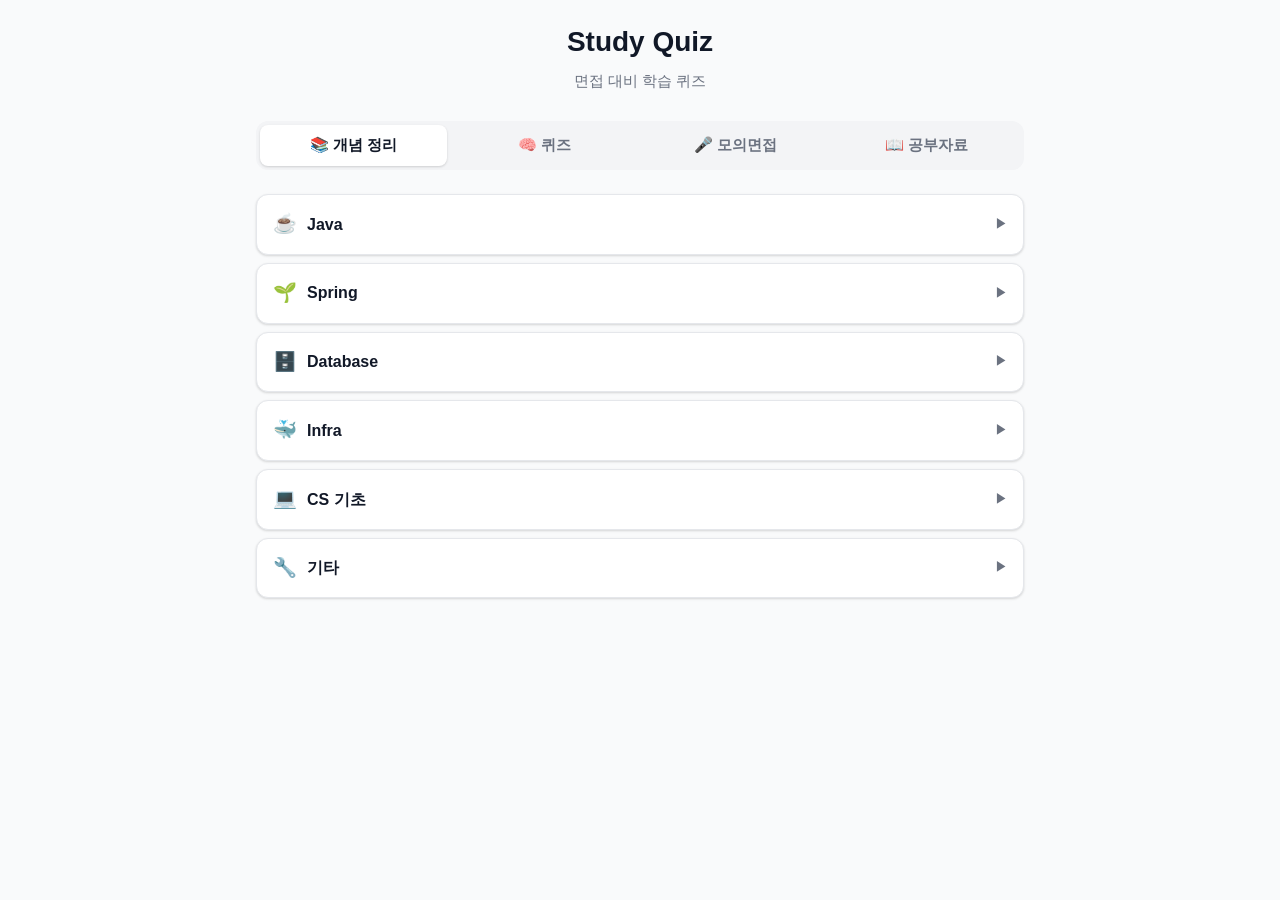
<file: docs/index.html>
<!DOCTYPE html>
<html lang="ko">
<head>
  <meta charset="UTF-8">
  <meta name="viewport" content="width=device-width, initial-scale=1.0">
  <title>Study Quiz</title>
  <link rel="stylesheet" href="css/style.css">
</head>
<body>
  <div class="container">
    <div class="header">
      <h1>Study Quiz</h1>
      <p>면접 대비 학습 퀴즈</p>
    </div>

    <!-- 탭 -->
    <div class="tab-bar">
      <button class="tab-btn active" data-tab="concepts">📚 개념 정리</button>
      <button class="tab-btn" data-tab="quiz">🧠 퀴즈</button>
      <button class="tab-btn" data-tab="interview">🎤 모의면접</button>
      <button class="tab-btn" data-tab="notes">📖 공부자료</button>
    </div>

    <!-- 개념 정리 탭 -->
    <div id="tab-concepts" class="tab-panel">
      <div id="conceptTree" class="concept-tree"></div>
    </div>

    <!-- 모의면접 탭 -->
    <div id="tab-interview" class="tab-panel" style="display:none"></div>

    <!-- 공부자료 탭 -->
    <div id="tab-notes" class="tab-panel" style="display:none"></div>

    <!-- 퀴즈 탭 -->
    <div id="tab-quiz" class="tab-panel" style="display:none">
      <div id="categories" class="categories"></div>

      <div class="controls">
        <label for="countSelect">문제 수</label>
        <select id="countSelect">
          <option value="5">5문제</option>
          <option value="10" selected>10문제</option>
          <option value="15">15문제</option>
          <option value="20">20문제</option>
          <option value="0">전체</option>
        </select>
        <div class="btn-group" style="margin-left:auto">
          <button class="btn btn-secondary" id="randomBtn">전체 랜덤</button>
          <button class="btn btn-primary" id="startBtn" disabled>퀴즈 시작</button>
        </div>
      </div>

      <div class="dashboard" id="dashboard">
        <h2>학습 기록</h2>
        <div class="stats-grid" id="statsGrid"></div>
        <div class="weak-areas" id="weakAreas"></div>
        <div class="history-list" id="historyList"></div>
      </div>
    </div>
  </div>

  <script src="js/quizData.js"></script>
  <script src="js/conceptData.js"></script>
  <script src="js/storage.js"></script>
  <script src="js/notesData.js"></script>
  <script src="js/app.js"></script>
  <script src="js/interview.js"></script>
  <script src="js/notes.js"></script>
</body>
</html>
</file>
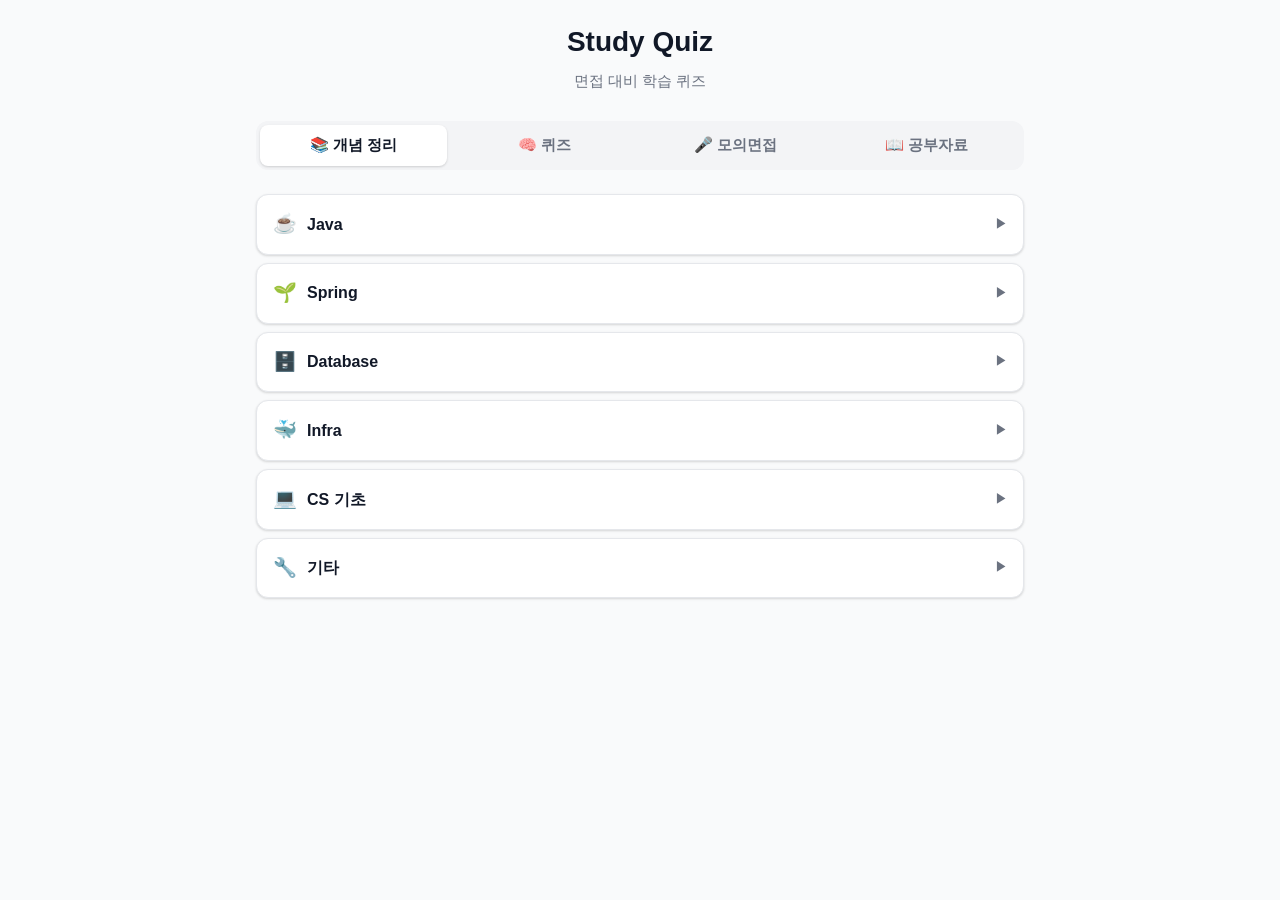
<file: docs/quiz.html>
<!DOCTYPE html>
<html lang="ko">
<head>
  <meta charset="UTF-8">
  <meta name="viewport" content="width=device-width, initial-scale=1.0">
  <title>퀴즈 진행 중 - Study Quiz</title>
  <link rel="stylesheet" href="css/style.css">
</head>
<body>
  <div class="container">
    <div class="header">
      <a href="index.html" class="back-link">← 홈</a>
      <h1>Study Quiz</h1>
    </div>

    <div class="progress-bar-container">
      <div class="progress-bar" id="progressBar" style="width:0%"></div>
    </div>
    <div class="progress-text" id="progressText">1 / 10</div>

    <div class="question-card">
      <div class="question-meta">
        <span class="badge badge-type" id="questionType"></span>
        <span class="badge badge-cat" id="questionCategory"></span>
      </div>
      <div class="question-text" id="questionText"></div>
      <div id="choices" class="choices"></div>
      <div class="explanation" id="explanation" style="display:none"></div>
      <button class="btn btn-primary btn-next" id="nextBtn" style="display:none">다음 문제 →</button>
    </div>
  </div>

  <script src="js/quizData.js"></script>
  <script src="js/storage.js"></script>
  <script src="js/quiz.js"></script>
</body>
</html>
</file>
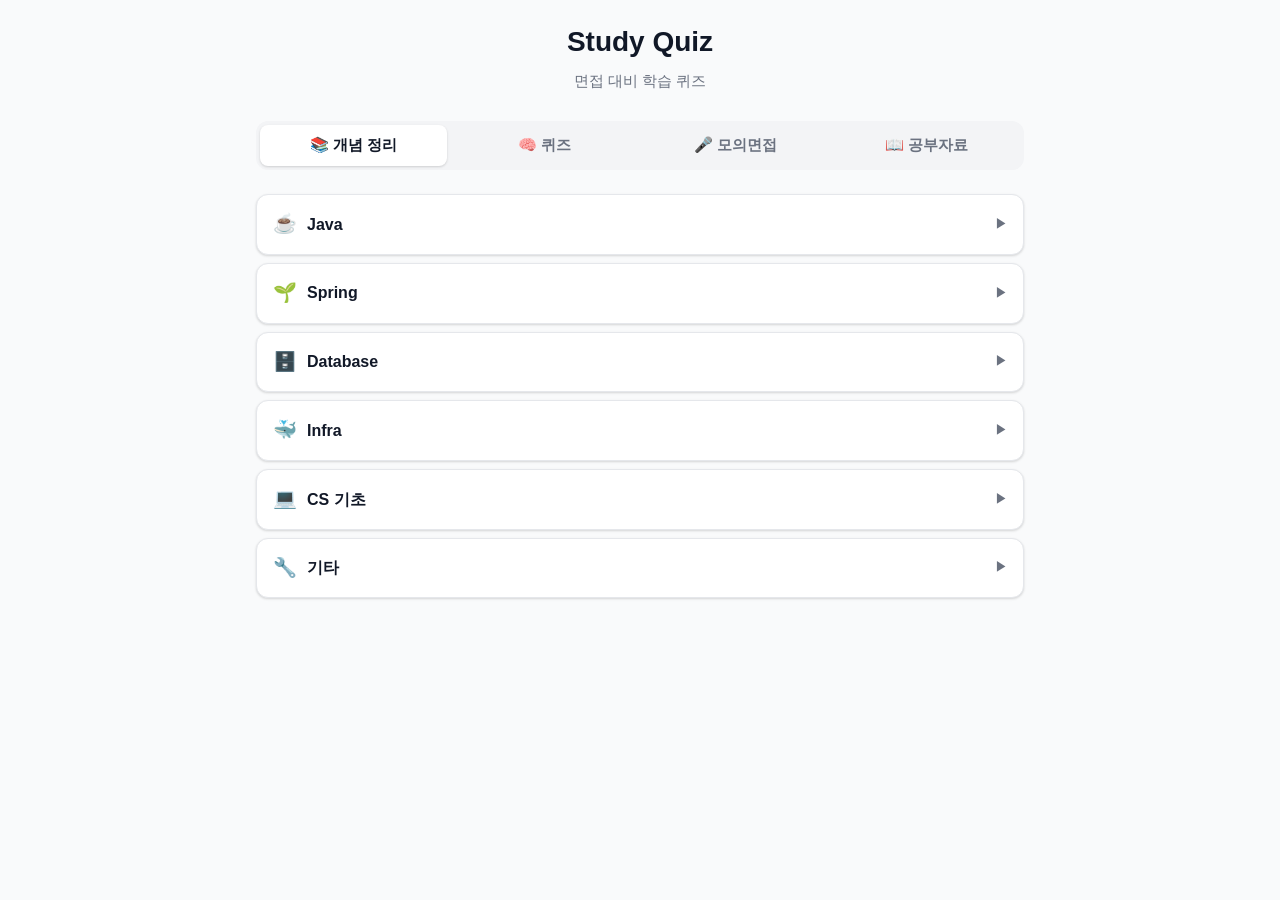
<file: docs/result.html>
<!DOCTYPE html>
<html lang="ko">
<head>
  <meta charset="UTF-8">
  <meta name="viewport" content="width=device-width, initial-scale=1.0">
  <title>결과 - Study Quiz</title>
  <link rel="stylesheet" href="css/style.css">
</head>
<body>
  <div class="container">
    <div class="header">
      <h1>Study Quiz — 결과</h1>
    </div>

    <div id="resultSummary" class="result-summary"></div>

    <div class="section">
      <h2>오답 노트</h2>
      <div id="wrongList"></div>
    </div>

    <div class="section til-section">
      <h2>TIL 마크다운</h2>
      <pre id="tilContent" class="til-content"></pre>
      <button class="btn btn-secondary" id="copyTilBtn">📋 TIL 복사</button>
    </div>

    <div class="btn-group result-actions">
      <button class="btn btn-primary" id="retryWrongsBtn">오답만 다시 풀기</button>
      <button class="btn btn-secondary" id="homeBtn">홈으로</button>
    </div>
  </div>

  <script src="js/quizData.js"></script>
  <script src="js/storage.js"></script>
  <script src="js/result.js"></script>
</body>
</html>
</file>
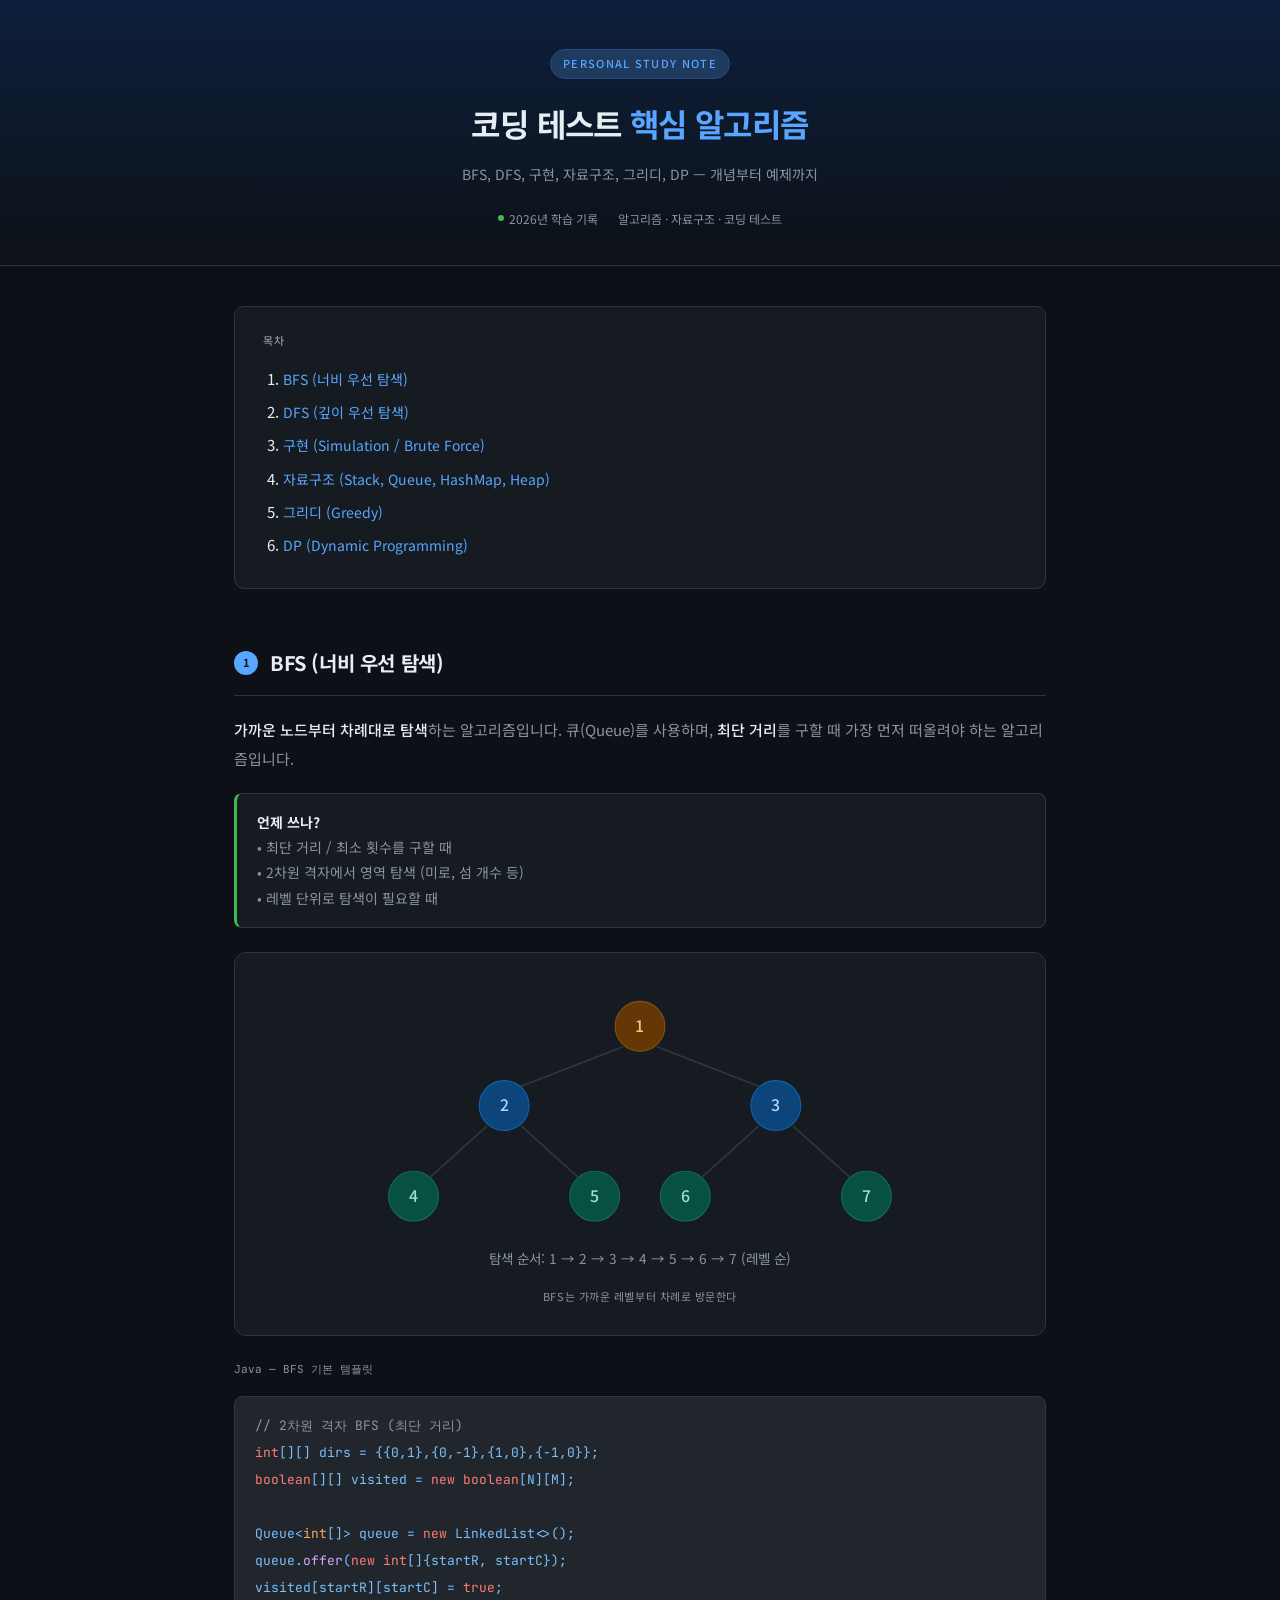
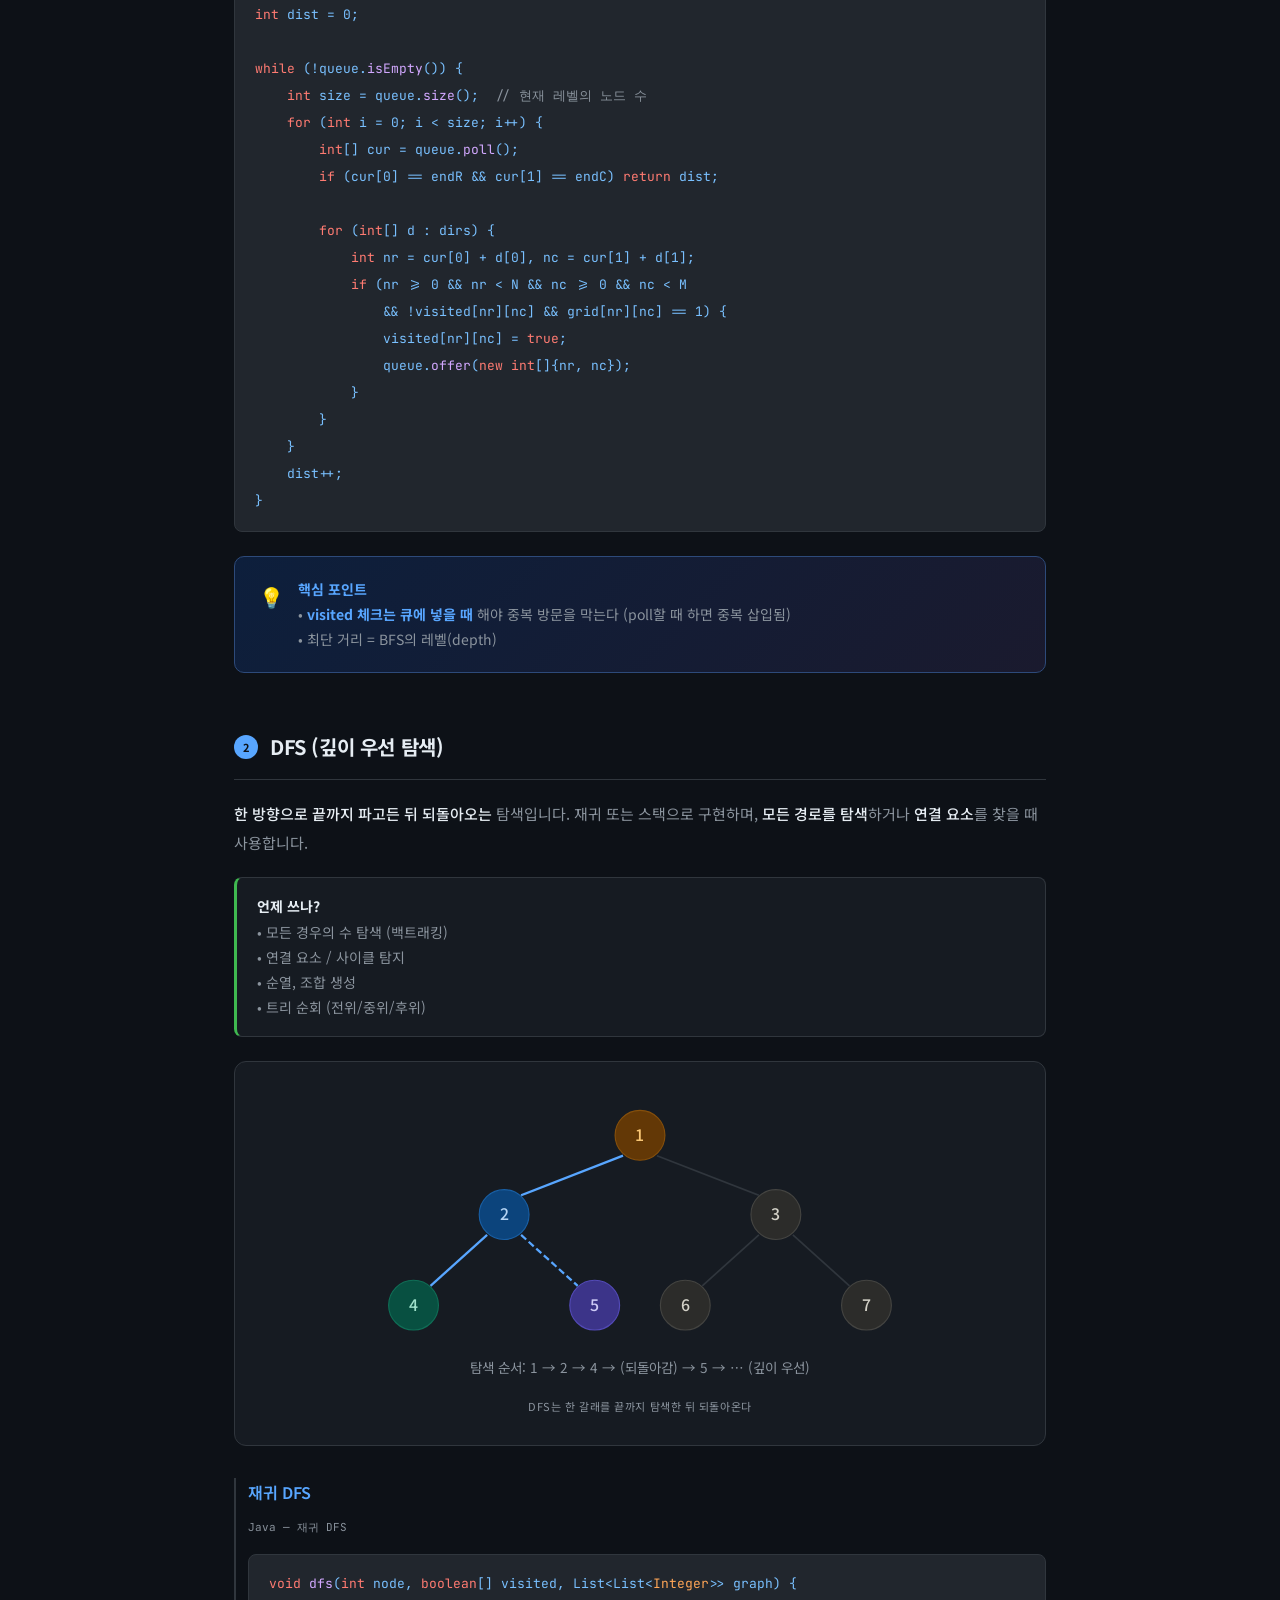
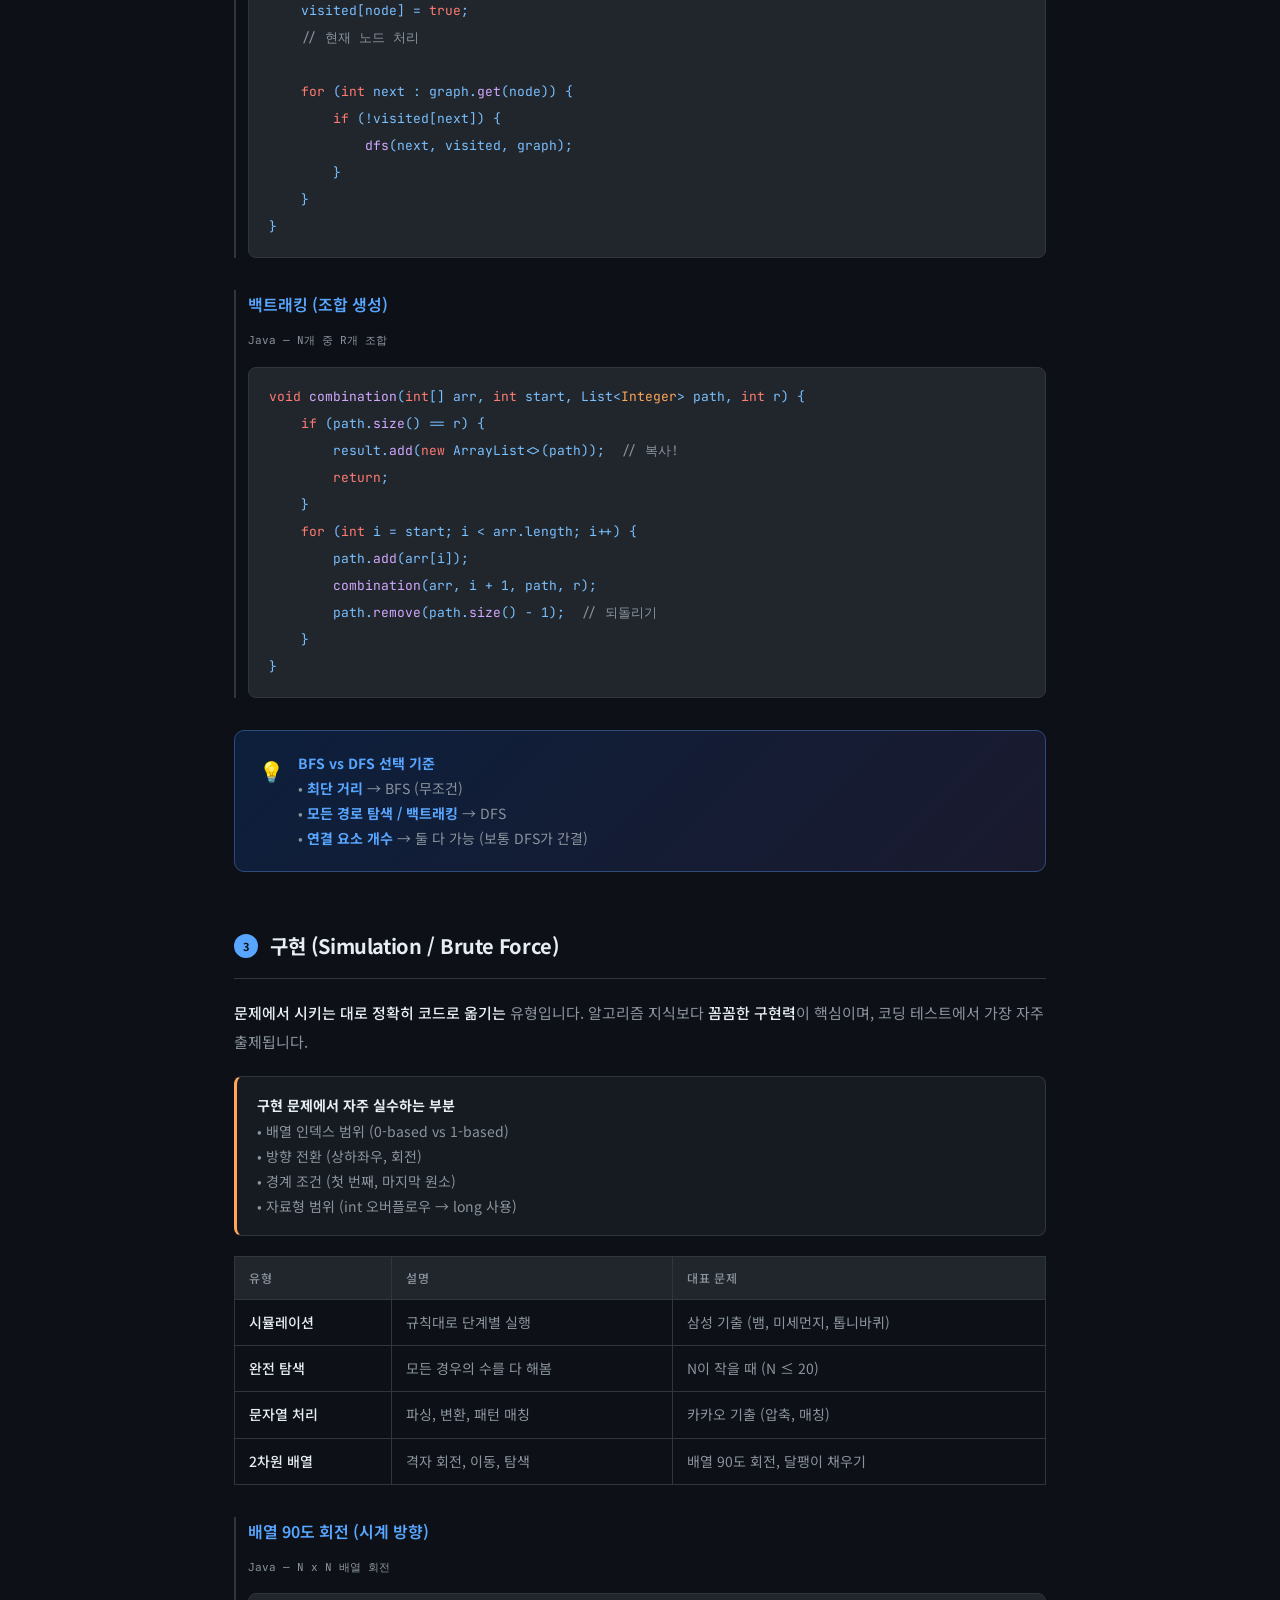
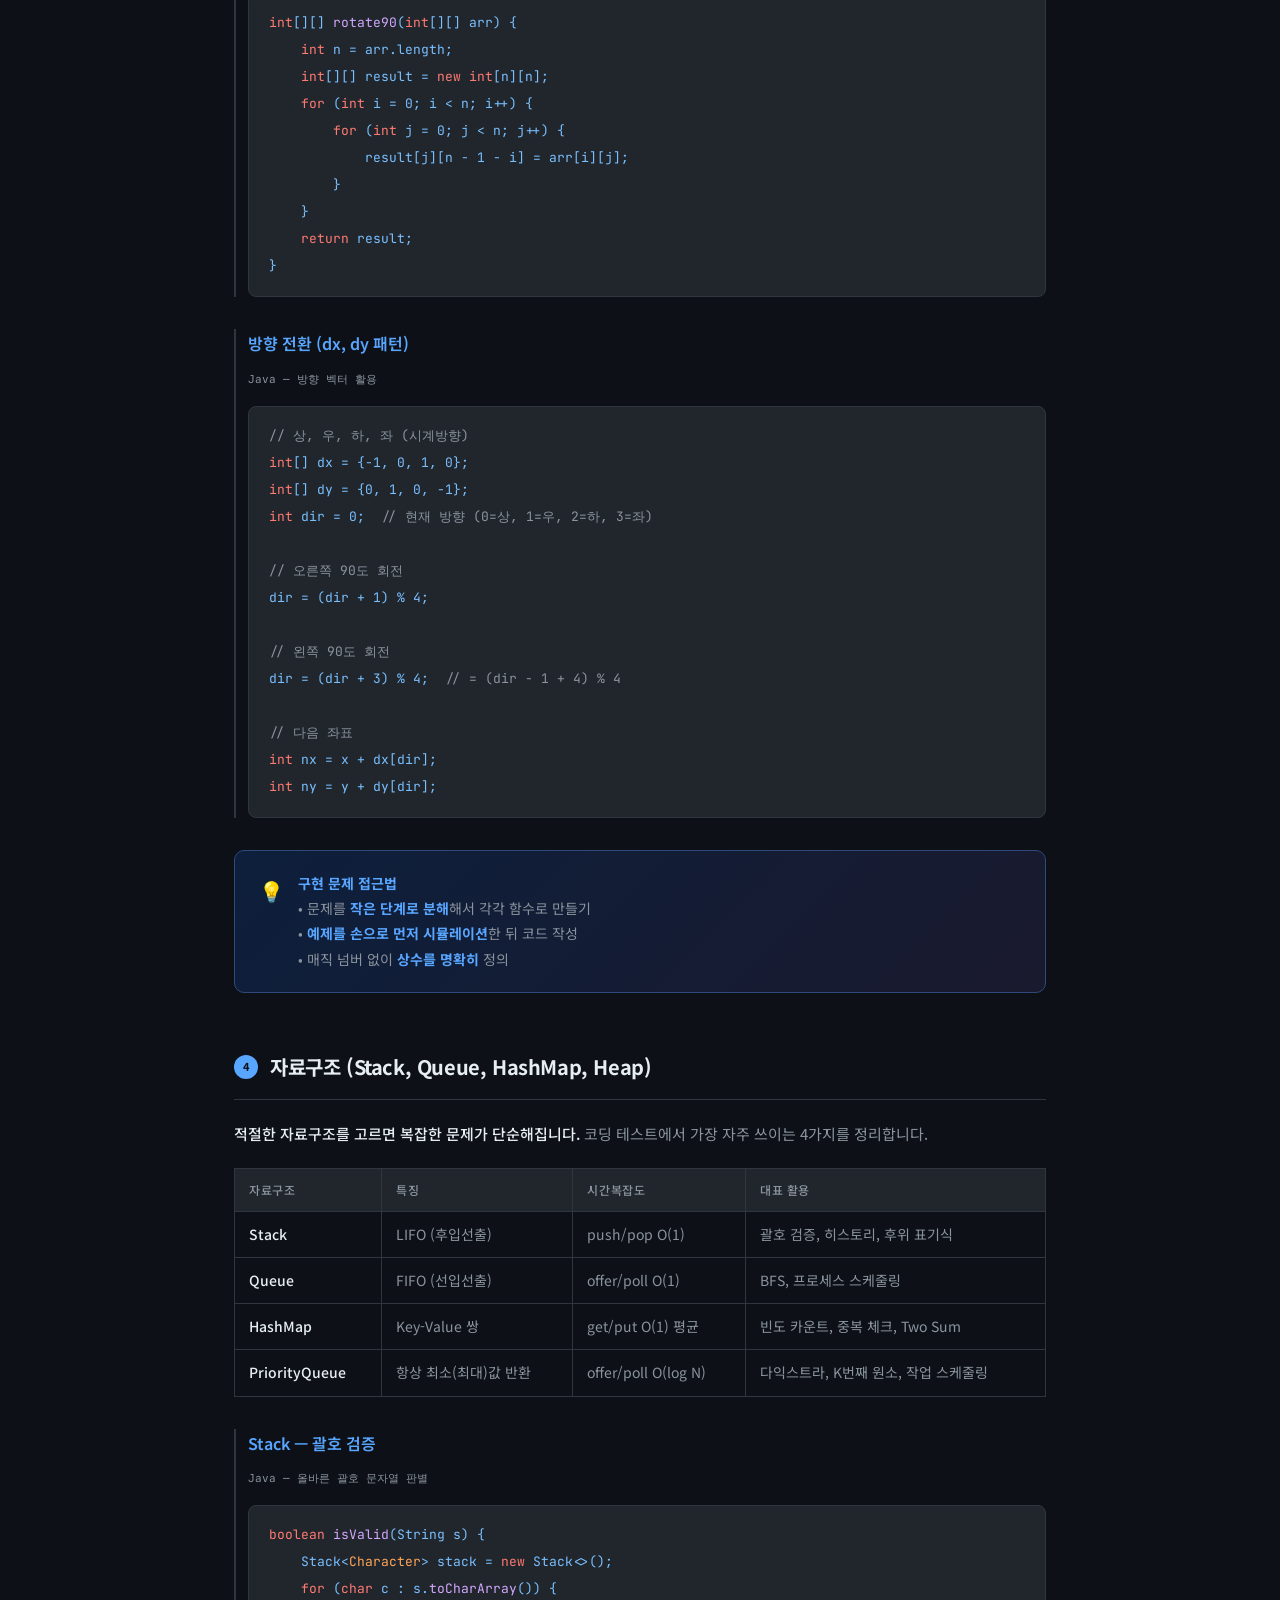
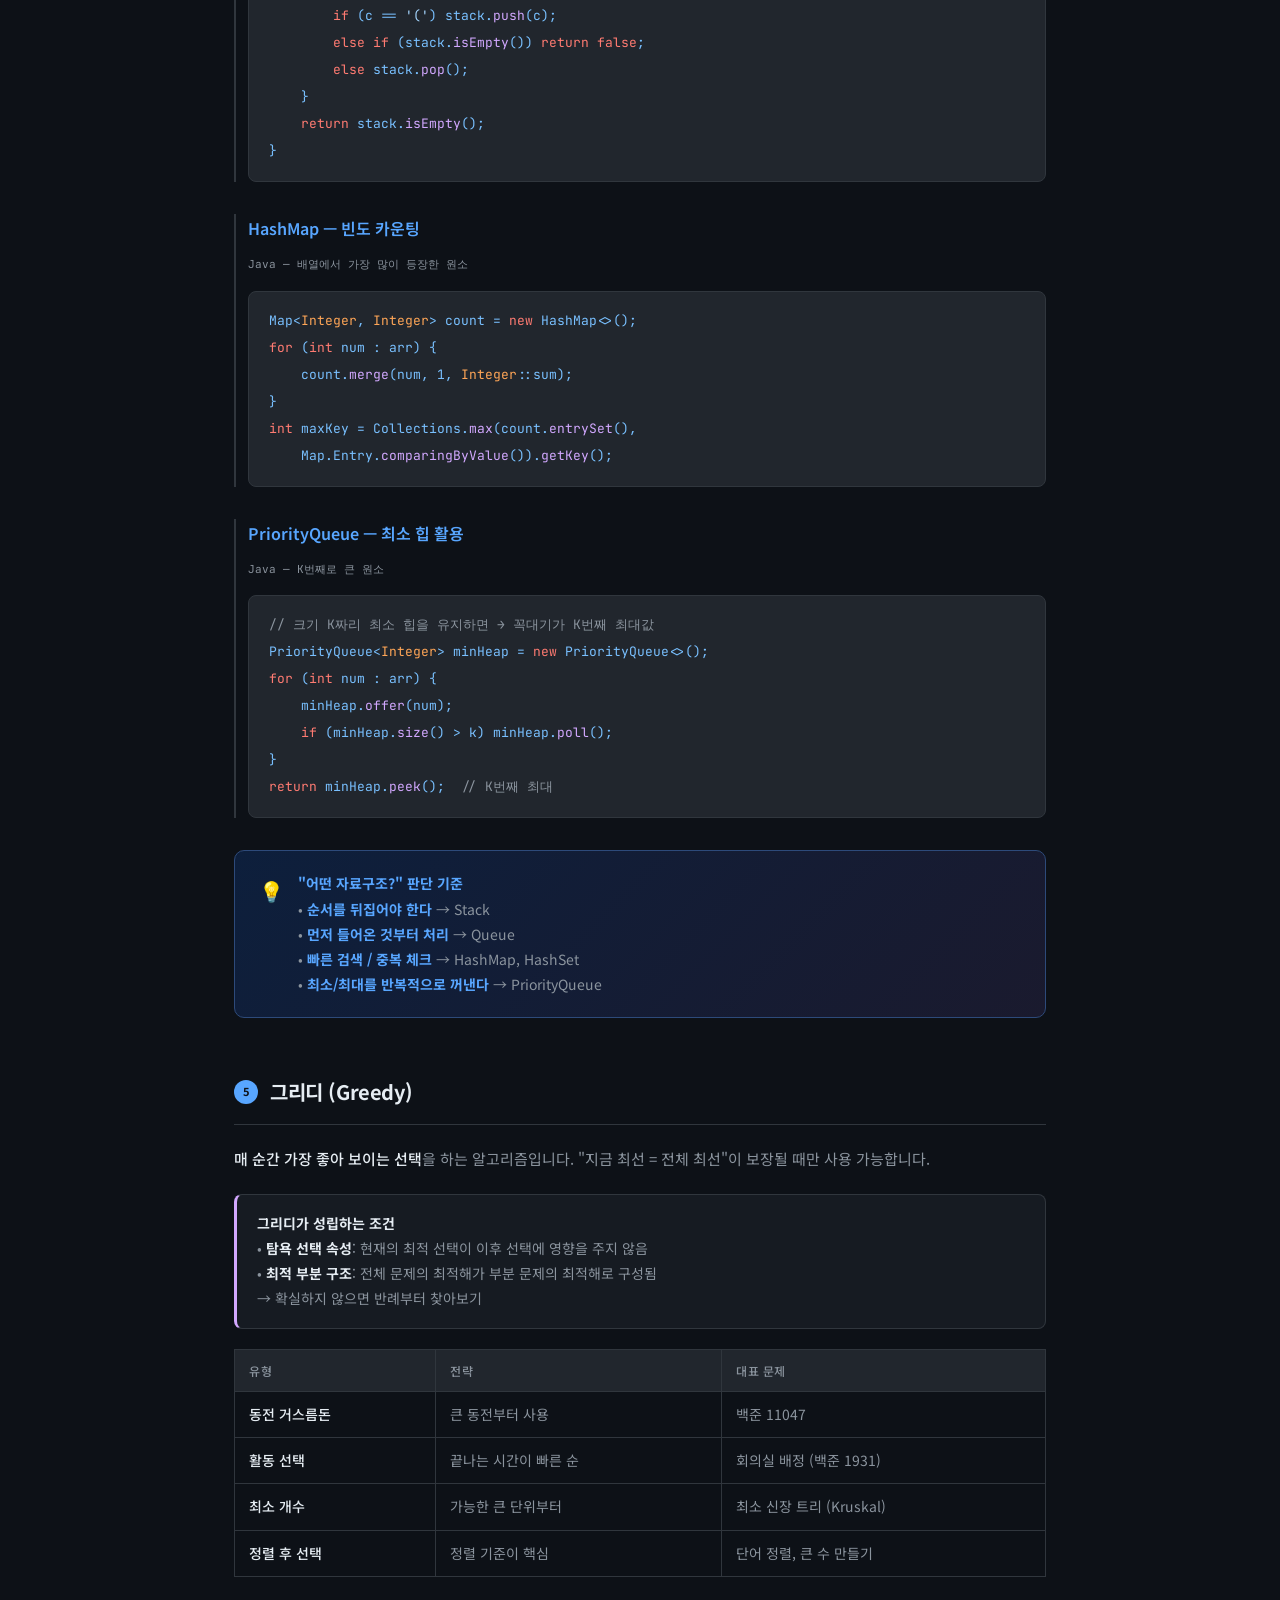
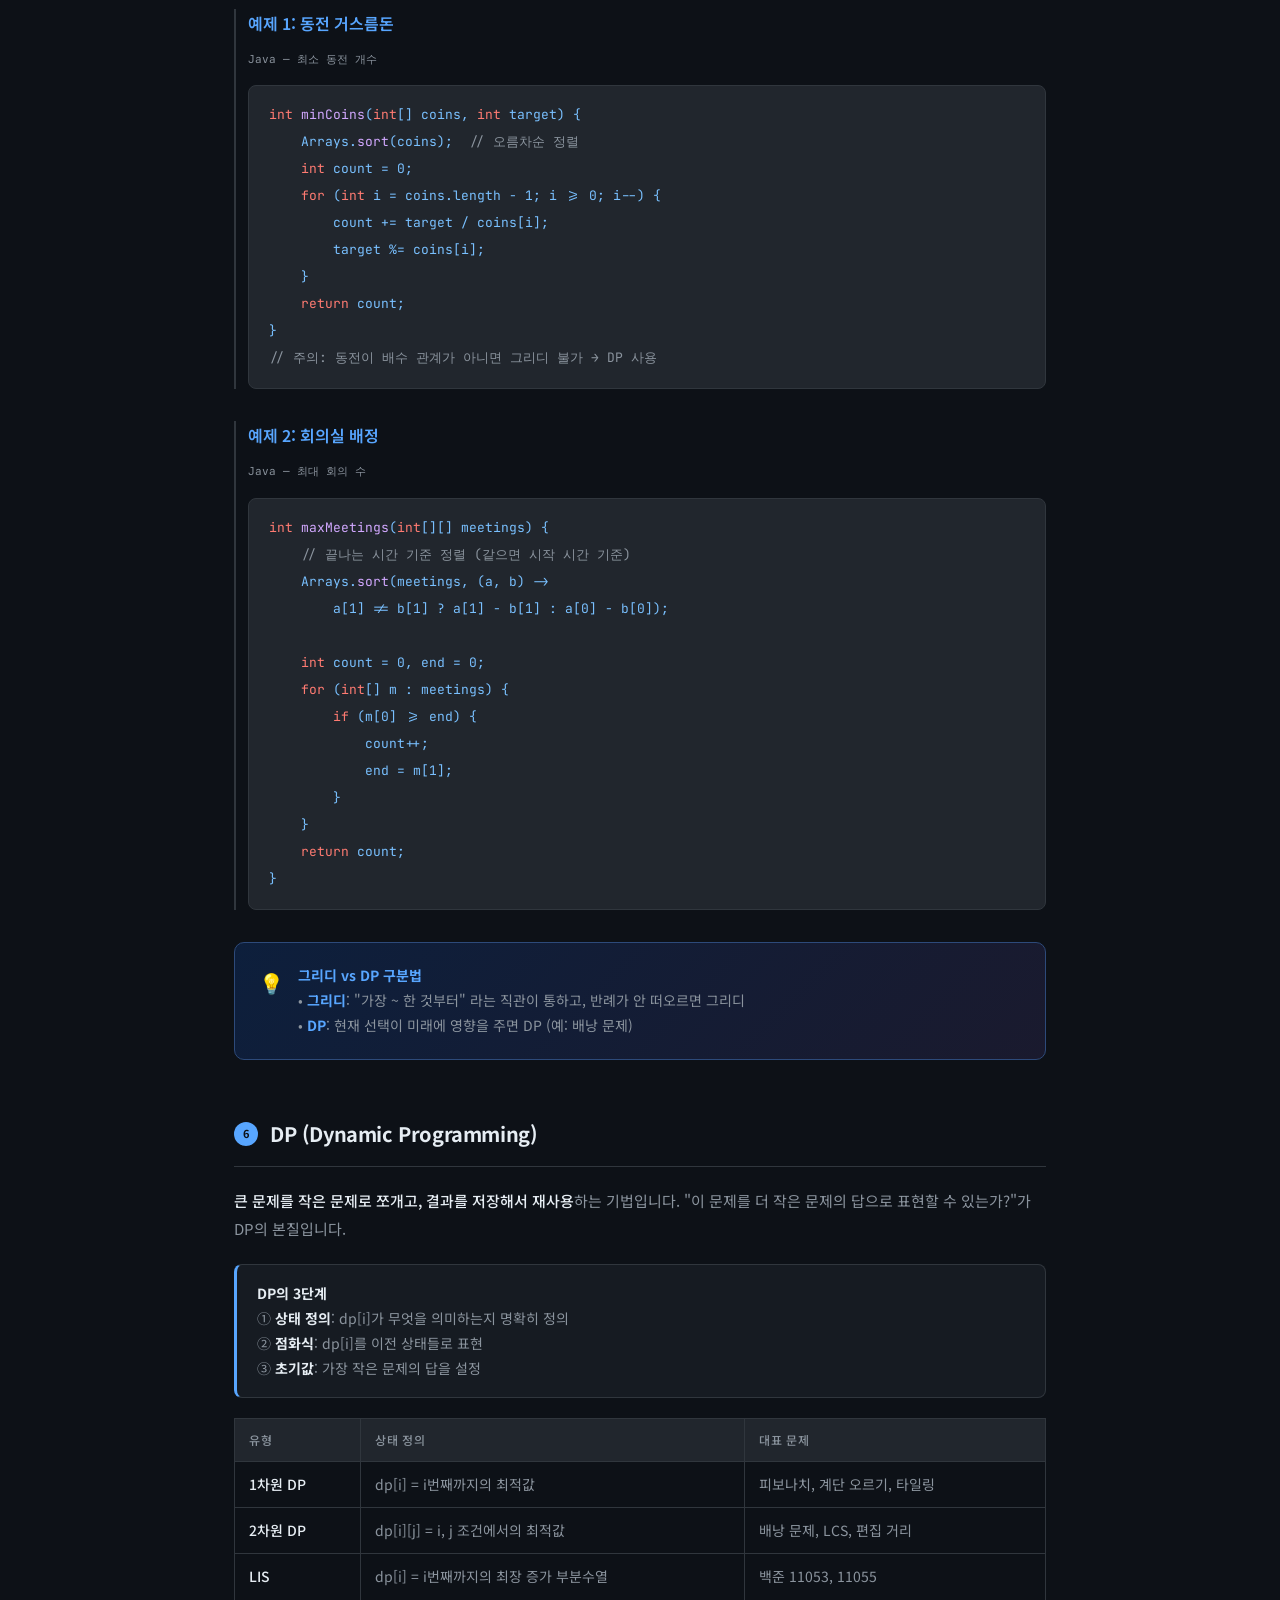
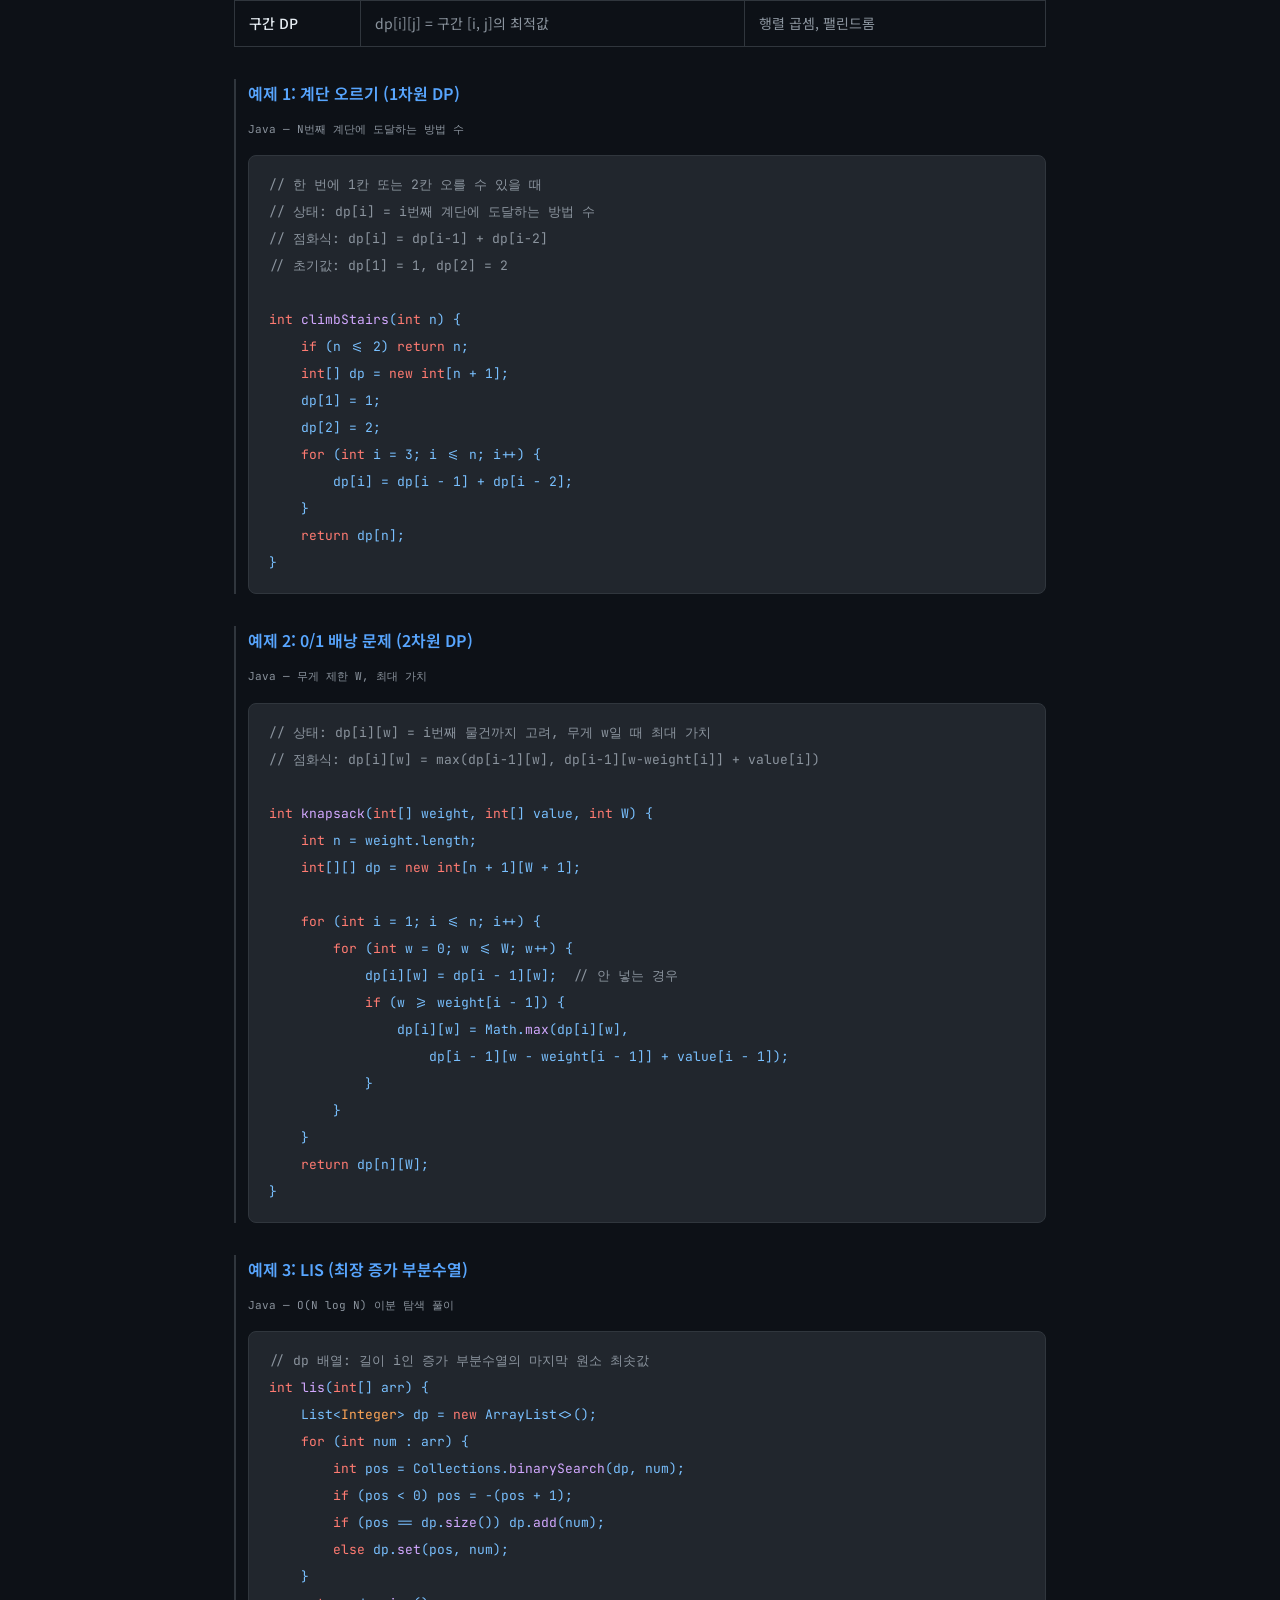
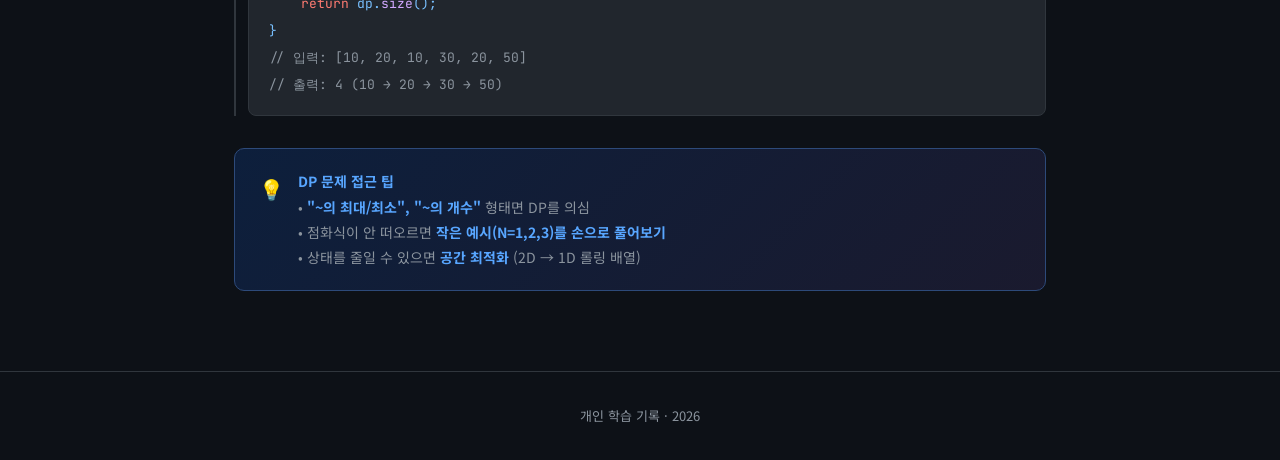
<file: docs/notes/cs/coding-test-algorithms.html>
<!DOCTYPE html>
<html lang="ko">
<head>
<meta charset="UTF-8">
<meta name="viewport" content="width=device-width, initial-scale=1.0">
<title>코딩 테스트 핵심 알고리즘 — 개인 학습 노트</title>
<link href="https://fonts.googleapis.com/css2?family=Noto+Sans+KR:wght@300;400;500;700&family=JetBrains+Mono:wght@400;500&display=swap" rel="stylesheet">
<style>
  :root {
    --bg: #0d1117;
    --bg2: #161b22;
    --bg3: #21262d;
    --border: #30363d;
    --text: #e6edf3;
    --text2: #8b949e;
    --accent: #58a6ff;
    --accent2: #3fb950;
    --accent3: #f78166;
    --accent4: #d2a8ff;
    --accent5: #ffa657;
    --tag-bg: #1f3a5f;
  }
  * { box-sizing: border-box; margin: 0; padding: 0; }
  body {
    background: var(--bg);
    color: var(--text);
    font-family: 'Noto Sans KR', sans-serif;
    font-size: 15px;
    line-height: 1.8;
  }

  /* Header */
  header {
    border-bottom: 1px solid var(--border);
    padding: 48px 0 36px;
    text-align: center;
    background: linear-gradient(180deg, #0d1f3c 0%, var(--bg) 100%);
  }
  .header-tag {
    display: inline-block;
    background: var(--tag-bg);
    color: var(--accent);
    font-size: 11px;
    font-weight: 500;
    letter-spacing: 0.12em;
    text-transform: uppercase;
    padding: 4px 12px;
    border-radius: 20px;
    border: 1px solid #2d4a7a;
    margin-bottom: 16px;
  }
  header h1 {
    font-size: 32px;
    font-weight: 700;
    letter-spacing: -0.02em;
    margin-bottom: 10px;
  }
  header h1 span { color: var(--accent); }
  header p {
    color: var(--text2);
    font-size: 14px;
  }
  .header-meta {
    display: flex;
    justify-content: center;
    gap: 20px;
    margin-top: 20px;
    font-size: 12px;
    color: var(--text2);
  }
  .header-meta span {
    display: flex;
    align-items: center;
    gap: 5px;
  }
  .dot { width: 6px; height: 6px; border-radius: 50%; background: var(--accent2); display: inline-block; }

  /* Layout */
  .container { max-width: 860px; margin: 0 auto; padding: 0 24px; }

  /* TOC */
  .toc {
    background: var(--bg2);
    border: 1px solid var(--border);
    border-radius: 10px;
    padding: 24px 28px;
    margin: 40px 0;
  }
  .toc-title {
    font-size: 11px;
    font-weight: 500;
    letter-spacing: 0.1em;
    text-transform: uppercase;
    color: var(--text2);
    margin-bottom: 14px;
  }
  .toc ol { padding-left: 20px; }
  .toc li { margin: 6px 0; }
  .toc a { color: var(--accent); text-decoration: none; font-size: 14px; }
  .toc a:hover { text-decoration: underline; }

  /* Section */
  .section {
    margin: 56px 0;
    scroll-margin-top: 24px;
  }
  .section-header {
    display: flex;
    align-items: center;
    gap: 12px;
    margin-bottom: 20px;
    padding-bottom: 14px;
    border-bottom: 1px solid var(--border);
  }
  .section-num {
    background: var(--accent);
    color: #0d1117;
    font-size: 11px;
    font-weight: 700;
    width: 24px; height: 24px;
    border-radius: 50%;
    display: flex; align-items: center; justify-content: center;
    flex-shrink: 0;
  }
  .section h2 {
    font-size: 20px;
    font-weight: 700;
    letter-spacing: -0.02em;
  }

  /* Content blocks */
  .prose { color: var(--text2); line-height: 1.9; margin-bottom: 20px; }
  .prose strong { color: var(--text); font-weight: 500; }

  /* Callout */
  .callout {
    background: var(--bg2);
    border: 1px solid var(--border);
    border-left: 3px solid var(--accent);
    border-radius: 8px;
    padding: 16px 20px;
    margin: 20px 0;
    font-size: 14px;
    color: var(--text2);
  }
  .callout strong { color: var(--text); }
  .callout.green { border-left-color: var(--accent2); }
  .callout.orange { border-left-color: var(--accent5); }
  .callout.purple { border-left-color: var(--accent4); }

  /* Table */
  .table-wrap { overflow-x: auto; margin: 20px 0; }
  table { width: 100%; border-collapse: collapse; font-size: 14px; }
  th {
    background: var(--bg3);
    color: var(--text2);
    font-weight: 500;
    font-size: 12px;
    letter-spacing: 0.05em;
    text-transform: uppercase;
    padding: 10px 14px;
    border: 1px solid var(--border);
    text-align: left;
  }
  td {
    padding: 10px 14px;
    border: 1px solid var(--border);
    color: var(--text2);
    vertical-align: top;
  }
  td:first-child { color: var(--text); font-weight: 500; }
  tr:hover td { background: var(--bg2); }

  /* Diagram card */
  .diagram-card {
    background: var(--bg2);
    border: 1px solid var(--border);
    border-radius: 12px;
    padding: 28px 20px;
    margin: 24px 0;
  }
  .diagram-card svg { width: 100%; height: auto; display: block; }
  .diagram-label {
    font-size: 11px;
    color: var(--text2);
    text-align: center;
    margin-top: 12px;
    letter-spacing: 0.05em;
  }

  /* SVG text styles */
  .t  { font-family: 'Noto Sans KR', sans-serif; font-size: 14px; font-weight: 400; fill: #e6edf3; }
  .ts { font-family: 'Noto Sans KR', sans-serif; font-size: 12px; font-weight: 400; fill: #8b949e; }
  .th { font-family: 'Noto Sans KR', sans-serif; font-size: 14px; font-weight: 500; fill: #e6edf3; }

  /* Color node classes for SVG */
  .c-blue rect, .c-blue circle { fill: #0c447c; stroke: #185fa5; }
  .c-blue .t, .c-blue .th { fill: #b5d4f4; } .c-blue .ts { fill: #85b7eb; }
  .c-purple rect, .c-purple circle { fill: #3c3489; stroke: #534ab7; }
  .c-purple .t, .c-purple .th { fill: #cecbf6; } .c-purple .ts { fill: #afa9ec; }
  .c-teal rect, .c-teal circle { fill: #085041; stroke: #0f6e56; }
  .c-teal .t, .c-teal .th { fill: #9fe1cb; } .c-teal .ts { fill: #5dcaa5; }
  .c-amber rect, .c-amber circle { fill: #633806; stroke: #854f0b; }
  .c-amber .t, .c-amber .th { fill: #fac775; } .c-amber .ts { fill: #ef9f27; }
  .c-gray rect, .c-gray circle { fill: #2c2c2a; stroke: #444441; }
  .c-gray .t, .c-gray .th { fill: #d3d1c7; } .c-gray .ts { fill: #b4b2a9; }
  .c-coral rect, .c-coral circle { fill: #4a1b0c; stroke: #712b13; }
  .c-coral .t, .c-coral .th { fill: #f5c4b3; } .c-coral .ts { fill: #f0997b; }

  /* Code block */
  pre {
    background: var(--bg3);
    border: 1px solid var(--border);
    border-radius: 8px;
    padding: 16px 20px;
    overflow-x: auto;
    margin: 16px 0;
  }
  code {
    font-family: 'JetBrains Mono', monospace;
    font-size: 13px;
    color: #79c0ff;
  }
  .code-label {
    font-size: 11px;
    color: var(--text2);
    font-family: 'JetBrains Mono', monospace;
    margin-bottom: 4px;
  }
  .kw { color: #ff7b72; }
  .fn { color: #d2a8ff; }
  .str { color: #a5d6ff; }
  .cm { color: #8b949e; }
  .num { color: #79c0ff; }
  .type { color: #ffa657; }

  /* Key insight box */
  .insight {
    background: linear-gradient(135deg, #0d1f3c 0%, #1a1a2e 100%);
    border: 1px solid #2d4a7a;
    border-radius: 10px;
    padding: 20px 24px;
    margin: 24px 0;
    display: flex;
    gap: 14px;
    align-items: flex-start;
  }
  .insight-icon { font-size: 20px; flex-shrink: 0; margin-top: 2px; }
  .insight-text { font-size: 14px; color: var(--text2); line-height: 1.8; }
  .insight-text strong { color: var(--accent); }

  /* Sub-section */
  .sub-section {
    margin: 32px 0;
    padding-left: 12px;
    border-left: 2px solid var(--border);
  }
  .sub-section h3 {
    font-size: 16px;
    font-weight: 600;
    margin-bottom: 12px;
    color: var(--accent);
  }

  /* Footer */
  footer {
    border-top: 1px solid var(--border);
    padding: 32px 0;
    text-align: center;
    color: var(--text2);
    font-size: 13px;
    margin-top: 80px;
  }
</style>
</head>
<body>

<header>
  <div class="container">
    <div class="header-tag">Personal Study Note</div>
    <h1>코딩 테스트 <span>핵심 알고리즘</span></h1>
    <p>BFS, DFS, 구현, 자료구조, 그리디, DP — 개념부터 예제까지</p>
    <div class="header-meta">
      <span><span class="dot"></span> 2026년 학습 기록</span>
      <span>알고리즘 · 자료구조 · 코딩 테스트</span>
    </div>
  </div>
</header>

<div class="container">

  <!-- TOC -->
  <nav class="toc">
    <div class="toc-title">목차</div>
    <ol>
      <li><a href="#s1">BFS (너비 우선 탐색)</a></li>
      <li><a href="#s2">DFS (깊이 우선 탐색)</a></li>
      <li><a href="#s3">구현 (Simulation / Brute Force)</a></li>
      <li><a href="#s4">자료구조 (Stack, Queue, HashMap, Heap)</a></li>
      <li><a href="#s5">그리디 (Greedy)</a></li>
      <li><a href="#s6">DP (Dynamic Programming)</a></li>
    </ol>
  </nav>

  <!-- ===== Section 1: BFS ===== -->
  <section class="section" id="s1">
    <div class="section-header">
      <div class="section-num">1</div>
      <h2>BFS (너비 우선 탐색)</h2>
    </div>

    <p class="prose">
      <strong>가까운 노드부터 차례대로 탐색</strong>하는 알고리즘입니다.
      큐(Queue)를 사용하며, <strong>최단 거리</strong>를 구할 때 가장 먼저 떠올려야 하는 알고리즘입니다.
    </p>

    <div class="callout green">
      <strong>언제 쓰나?</strong><br>
      &bull; 최단 거리 / 최소 횟수를 구할 때<br>
      &bull; 2차원 격자에서 영역 탐색 (미로, 섬 개수 등)<br>
      &bull; 레벨 단위로 탐색이 필요할 때
    </div>

    <div class="diagram-card">
      <svg viewBox="0 0 680 260">
        <!-- 그래프 노드들 -->
        <g class="c-amber">
          <circle cx="340" cy="40" r="22" stroke-width="1"/>
          <text class="th" x="340" y="45" text-anchor="middle">1</text>
        </g>
        <g class="c-blue">
          <circle cx="220" cy="110" r="22" stroke-width="1"/>
          <text class="th" x="220" y="115" text-anchor="middle">2</text>
        </g>
        <g class="c-blue">
          <circle cx="460" cy="110" r="22" stroke-width="1"/>
          <text class="th" x="460" y="115" text-anchor="middle">3</text>
        </g>
        <g class="c-teal">
          <circle cx="140" cy="190" r="22" stroke-width="1"/>
          <text class="th" x="140" y="195" text-anchor="middle">4</text>
        </g>
        <g class="c-teal">
          <circle cx="300" cy="190" r="22" stroke-width="1"/>
          <text class="th" x="300" y="195" text-anchor="middle">5</text>
        </g>
        <g class="c-teal">
          <circle cx="380" cy="190" r="22" stroke-width="1"/>
          <text class="th" x="380" y="195" text-anchor="middle">6</text>
        </g>
        <g class="c-teal">
          <circle cx="540" cy="190" r="22" stroke-width="1"/>
          <text class="th" x="540" y="195" text-anchor="middle">7</text>
        </g>
        <!-- 간선 -->
        <line x1="325" y1="58" x2="235" y2="93" stroke="#30363d" stroke-width="1.5"/>
        <line x1="355" y1="58" x2="445" y2="93" stroke="#30363d" stroke-width="1.5"/>
        <line x1="205" y1="128" x2="155" y2="173" stroke="#30363d" stroke-width="1.5"/>
        <line x1="235" y1="128" x2="285" y2="173" stroke="#30363d" stroke-width="1.5"/>
        <line x1="445" y1="128" x2="395" y2="173" stroke="#30363d" stroke-width="1.5"/>
        <line x1="475" y1="128" x2="525" y2="173" stroke="#30363d" stroke-width="1.5"/>
        <!-- 탐색 순서 표시 -->
        <text class="ts" x="340" y="250" text-anchor="middle">탐색 순서: 1 → 2 → 3 → 4 → 5 → 6 → 7 (레벨 순)</text>
      </svg>
      <div class="diagram-label">BFS는 가까운 레벨부터 차례로 방문한다</div>
    </div>

    <div class="code-label">Java — BFS 기본 템플릿</div>
    <pre><code><span class="cm">// 2차원 격자 BFS (최단 거리)</span>
<span class="kw">int</span>[][] dirs = {{<span class="num">0</span>,<span class="num">1</span>},{<span class="num">0</span>,<span class="num">-1</span>},{<span class="num">1</span>,<span class="num">0</span>},{<span class="num">-1</span>,<span class="num">0</span>}};
<span class="kw">boolean</span>[][] visited = <span class="kw">new boolean</span>[N][M];

Queue&lt;<span class="type">int</span>[]&gt; queue = <span class="kw">new</span> LinkedList&lt;&gt;();
queue.<span class="fn">offer</span>(<span class="kw">new int</span>[]{startR, startC});
visited[startR][startC] = <span class="kw">true</span>;
<span class="kw">int</span> dist = <span class="num">0</span>;

<span class="kw">while</span> (!queue.<span class="fn">isEmpty</span>()) {
    <span class="kw">int</span> size = queue.<span class="fn">size</span>();  <span class="cm">// 현재 레벨의 노드 수</span>
    <span class="kw">for</span> (<span class="kw">int</span> i = <span class="num">0</span>; i &lt; size; i++) {
        <span class="kw">int</span>[] cur = queue.<span class="fn">poll</span>();
        <span class="kw">if</span> (cur[<span class="num">0</span>] == endR && cur[<span class="num">1</span>] == endC) <span class="kw">return</span> dist;

        <span class="kw">for</span> (<span class="kw">int</span>[] d : dirs) {
            <span class="kw">int</span> nr = cur[<span class="num">0</span>] + d[<span class="num">0</span>], nc = cur[<span class="num">1</span>] + d[<span class="num">1</span>];
            <span class="kw">if</span> (nr &gt;= <span class="num">0</span> && nr &lt; N && nc &gt;= <span class="num">0</span> && nc &lt; M
                && !visited[nr][nc] && grid[nr][nc] == <span class="num">1</span>) {
                visited[nr][nc] = <span class="kw">true</span>;
                queue.<span class="fn">offer</span>(<span class="kw">new int</span>[]{nr, nc});
            }
        }
    }
    dist++;
}</code></pre>

    <div class="insight">
      <div class="insight-icon">&#128161;</div>
      <div class="insight-text">
        <strong>핵심 포인트</strong><br>
        &bull; <strong>visited 체크는 큐에 넣을 때</strong> 해야 중복 방문을 막는다 (poll할 때 하면 중복 삽입됨)<br>
        &bull; 최단 거리 = BFS의 레벨(depth)
      </div>
    </div>
  </section>

  <!-- ===== Section 2: DFS ===== -->
  <section class="section" id="s2">
    <div class="section-header">
      <div class="section-num">2</div>
      <h2>DFS (깊이 우선 탐색)</h2>
    </div>

    <p class="prose">
      <strong>한 방향으로 끝까지 파고든 뒤 되돌아오는</strong> 탐색입니다.
      재귀 또는 스택으로 구현하며, <strong>모든 경로를 탐색</strong>하거나 <strong>연결 요소</strong>를 찾을 때 사용합니다.
    </p>

    <div class="callout green">
      <strong>언제 쓰나?</strong><br>
      &bull; 모든 경우의 수 탐색 (백트래킹)<br>
      &bull; 연결 요소 / 사이클 탐지<br>
      &bull; 순열, 조합 생성<br>
      &bull; 트리 순회 (전위/중위/후위)
    </div>

    <div class="diagram-card">
      <svg viewBox="0 0 680 260">
        <g class="c-amber">
          <circle cx="340" cy="40" r="22" stroke-width="1"/>
          <text class="th" x="340" y="45" text-anchor="middle">1</text>
        </g>
        <g class="c-blue">
          <circle cx="220" cy="110" r="22" stroke-width="1"/>
          <text class="th" x="220" y="115" text-anchor="middle">2</text>
        </g>
        <g class="c-gray">
          <circle cx="460" cy="110" r="22" stroke-width="1"/>
          <text class="th" x="460" y="115" text-anchor="middle">3</text>
        </g>
        <g class="c-teal">
          <circle cx="140" cy="190" r="22" stroke-width="1"/>
          <text class="th" x="140" y="195" text-anchor="middle">4</text>
        </g>
        <g class="c-purple">
          <circle cx="300" cy="190" r="22" stroke-width="1"/>
          <text class="th" x="300" y="195" text-anchor="middle">5</text>
        </g>
        <g class="c-gray">
          <circle cx="380" cy="190" r="22" stroke-width="1"/>
          <text class="th" x="380" y="195" text-anchor="middle">6</text>
        </g>
        <g class="c-gray">
          <circle cx="540" cy="190" r="22" stroke-width="1"/>
          <text class="th" x="540" y="195" text-anchor="middle">7</text>
        </g>
        <line x1="325" y1="58" x2="235" y2="93" stroke="#58a6ff" stroke-width="2"/>
        <line x1="355" y1="58" x2="445" y2="93" stroke="#30363d" stroke-width="1.5"/>
        <line x1="205" y1="128" x2="155" y2="173" stroke="#58a6ff" stroke-width="2"/>
        <line x1="235" y1="128" x2="285" y2="173" stroke="#58a6ff" stroke-width="2" stroke-dasharray="6,3"/>
        <line x1="445" y1="128" x2="395" y2="173" stroke="#30363d" stroke-width="1.5"/>
        <line x1="475" y1="128" x2="525" y2="173" stroke="#30363d" stroke-width="1.5"/>
        <text class="ts" x="340" y="250" text-anchor="middle">탐색 순서: 1 → 2 → 4 → (되돌아감) → 5 → … (깊이 우선)</text>
      </svg>
      <div class="diagram-label">DFS는 한 갈래를 끝까지 탐색한 뒤 되돌아온다</div>
    </div>

    <div class="sub-section">
      <h3>재귀 DFS</h3>
      <div class="code-label">Java — 재귀 DFS</div>
      <pre><code><span class="kw">void</span> <span class="fn">dfs</span>(<span class="kw">int</span> node, <span class="kw">boolean</span>[] visited, List&lt;List&lt;<span class="type">Integer</span>&gt;&gt; graph) {
    visited[node] = <span class="kw">true</span>;
    <span class="cm">// 현재 노드 처리</span>

    <span class="kw">for</span> (<span class="kw">int</span> next : graph.<span class="fn">get</span>(node)) {
        <span class="kw">if</span> (!visited[next]) {
            <span class="fn">dfs</span>(next, visited, graph);
        }
    }
}</code></pre>
    </div>

    <div class="sub-section">
      <h3>백트래킹 (조합 생성)</h3>
      <div class="code-label">Java — N개 중 R개 조합</div>
      <pre><code><span class="kw">void</span> <span class="fn">combination</span>(<span class="kw">int</span>[] arr, <span class="kw">int</span> start, List&lt;<span class="type">Integer</span>&gt; path, <span class="kw">int</span> r) {
    <span class="kw">if</span> (path.<span class="fn">size</span>() == r) {
        result.<span class="fn">add</span>(<span class="kw">new</span> ArrayList&lt;&gt;(path));  <span class="cm">// 복사!</span>
        <span class="kw">return</span>;
    }
    <span class="kw">for</span> (<span class="kw">int</span> i = start; i &lt; arr.length; i++) {
        path.<span class="fn">add</span>(arr[i]);
        <span class="fn">combination</span>(arr, i + <span class="num">1</span>, path, r);
        path.<span class="fn">remove</span>(path.<span class="fn">size</span>() - <span class="num">1</span>);  <span class="cm">// 되돌리기</span>
    }
}</code></pre>
    </div>

    <div class="insight">
      <div class="insight-icon">&#128161;</div>
      <div class="insight-text">
        <strong>BFS vs DFS 선택 기준</strong><br>
        &bull; <strong>최단 거리</strong> → BFS (무조건)<br>
        &bull; <strong>모든 경로 탐색 / 백트래킹</strong> → DFS<br>
        &bull; <strong>연결 요소 개수</strong> → 둘 다 가능 (보통 DFS가 간결)
      </div>
    </div>
  </section>

  <!-- ===== Section 3: 구현 ===== -->
  <section class="section" id="s3">
    <div class="section-header">
      <div class="section-num">3</div>
      <h2>구현 (Simulation / Brute Force)</h2>
    </div>

    <p class="prose">
      <strong>문제에서 시키는 대로 정확히 코드로 옮기는</strong> 유형입니다.
      알고리즘 지식보다 <strong>꼼꼼한 구현력</strong>이 핵심이며, 코딩 테스트에서 가장 자주 출제됩니다.
    </p>

    <div class="callout orange">
      <strong>구현 문제에서 자주 실수하는 부분</strong><br>
      &bull; 배열 인덱스 범위 (0-based vs 1-based)<br>
      &bull; 방향 전환 (상하좌우, 회전)<br>
      &bull; 경계 조건 (첫 번째, 마지막 원소)<br>
      &bull; 자료형 범위 (int 오버플로우 → long 사용)
    </div>

    <div class="table-wrap">
      <table>
        <thead>
          <tr>
            <th>유형</th>
            <th>설명</th>
            <th>대표 문제</th>
          </tr>
        </thead>
        <tbody>
          <tr>
            <td>시뮬레이션</td>
            <td>규칙대로 단계별 실행</td>
            <td>삼성 기출 (뱀, 미세먼지, 톱니바퀴)</td>
          </tr>
          <tr>
            <td>완전 탐색</td>
            <td>모든 경우의 수를 다 해봄</td>
            <td>N이 작을 때 (N &le; 20)</td>
          </tr>
          <tr>
            <td>문자열 처리</td>
            <td>파싱, 변환, 패턴 매칭</td>
            <td>카카오 기출 (압축, 매칭)</td>
          </tr>
          <tr>
            <td>2차원 배열</td>
            <td>격자 회전, 이동, 탐색</td>
            <td>배열 90도 회전, 달팽이 채우기</td>
          </tr>
        </tbody>
      </table>
    </div>

    <div class="sub-section">
      <h3>배열 90도 회전 (시계 방향)</h3>
      <div class="code-label">Java — N x N 배열 회전</div>
      <pre><code><span class="kw">int</span>[][] <span class="fn">rotate90</span>(<span class="kw">int</span>[][] arr) {
    <span class="kw">int</span> n = arr.length;
    <span class="kw">int</span>[][] result = <span class="kw">new int</span>[n][n];
    <span class="kw">for</span> (<span class="kw">int</span> i = <span class="num">0</span>; i &lt; n; i++) {
        <span class="kw">for</span> (<span class="kw">int</span> j = <span class="num">0</span>; j &lt; n; j++) {
            result[j][n - <span class="num">1</span> - i] = arr[i][j];
        }
    }
    <span class="kw">return</span> result;
}</code></pre>
    </div>

    <div class="sub-section">
      <h3>방향 전환 (dx, dy 패턴)</h3>
      <div class="code-label">Java — 방향 벡터 활용</div>
      <pre><code><span class="cm">// 상, 우, 하, 좌 (시계방향)</span>
<span class="kw">int</span>[] dx = {<span class="num">-1</span>, <span class="num">0</span>, <span class="num">1</span>, <span class="num">0</span>};
<span class="kw">int</span>[] dy = {<span class="num">0</span>, <span class="num">1</span>, <span class="num">0</span>, <span class="num">-1</span>};
<span class="kw">int</span> dir = <span class="num">0</span>;  <span class="cm">// 현재 방향 (0=상, 1=우, 2=하, 3=좌)</span>

<span class="cm">// 오른쪽 90도 회전</span>
dir = (dir + <span class="num">1</span>) % <span class="num">4</span>;

<span class="cm">// 왼쪽 90도 회전</span>
dir = (dir + <span class="num">3</span>) % <span class="num">4</span>;  <span class="cm">// = (dir - 1 + 4) % 4</span>

<span class="cm">// 다음 좌표</span>
<span class="kw">int</span> nx = x + dx[dir];
<span class="kw">int</span> ny = y + dy[dir];</code></pre>
    </div>

    <div class="insight">
      <div class="insight-icon">&#128161;</div>
      <div class="insight-text">
        <strong>구현 문제 접근법</strong><br>
        &bull; 문제를 <strong>작은 단계로 분해</strong>해서 각각 함수로 만들기<br>
        &bull; <strong>예제를 손으로 먼저 시뮬레이션</strong>한 뒤 코드 작성<br>
        &bull; 매직 넘버 없이 <strong>상수를 명확히</strong> 정의
      </div>
    </div>
  </section>

  <!-- ===== Section 4: 자료구조 ===== -->
  <section class="section" id="s4">
    <div class="section-header">
      <div class="section-num">4</div>
      <h2>자료구조 (Stack, Queue, HashMap, Heap)</h2>
    </div>

    <p class="prose">
      <strong>적절한 자료구조를 고르면 복잡한 문제가 단순해집니다.</strong>
      코딩 테스트에서 가장 자주 쓰이는 4가지를 정리합니다.
    </p>

    <div class="table-wrap">
      <table>
        <thead>
          <tr>
            <th>자료구조</th>
            <th>특징</th>
            <th>시간복잡도</th>
            <th>대표 활용</th>
          </tr>
        </thead>
        <tbody>
          <tr>
            <td>Stack</td>
            <td>LIFO (후입선출)</td>
            <td>push/pop O(1)</td>
            <td>괄호 검증, 히스토리, 후위 표기식</td>
          </tr>
          <tr>
            <td>Queue</td>
            <td>FIFO (선입선출)</td>
            <td>offer/poll O(1)</td>
            <td>BFS, 프로세스 스케줄링</td>
          </tr>
          <tr>
            <td>HashMap</td>
            <td>Key-Value 쌍</td>
            <td>get/put O(1) 평균</td>
            <td>빈도 카운트, 중복 체크, Two Sum</td>
          </tr>
          <tr>
            <td>PriorityQueue</td>
            <td>항상 최소(최대)값 반환</td>
            <td>offer/poll O(log N)</td>
            <td>다익스트라, K번째 원소, 작업 스케줄링</td>
          </tr>
        </tbody>
      </table>
    </div>

    <div class="sub-section">
      <h3>Stack — 괄호 검증</h3>
      <div class="code-label">Java — 올바른 괄호 문자열 판별</div>
      <pre><code><span class="kw">boolean</span> <span class="fn">isValid</span>(String s) {
    Stack&lt;<span class="type">Character</span>&gt; stack = <span class="kw">new</span> Stack&lt;&gt;();
    <span class="kw">for</span> (<span class="kw">char</span> c : s.<span class="fn">toCharArray</span>()) {
        <span class="kw">if</span> (c == <span class="str">'('</span>) stack.<span class="fn">push</span>(c);
        <span class="kw">else if</span> (stack.<span class="fn">isEmpty</span>()) <span class="kw">return false</span>;
        <span class="kw">else</span> stack.<span class="fn">pop</span>();
    }
    <span class="kw">return</span> stack.<span class="fn">isEmpty</span>();
}</code></pre>
    </div>

    <div class="sub-section">
      <h3>HashMap — 빈도 카운팅</h3>
      <div class="code-label">Java — 배열에서 가장 많이 등장한 원소</div>
      <pre><code>Map&lt;<span class="type">Integer</span>, <span class="type">Integer</span>&gt; count = <span class="kw">new</span> HashMap&lt;&gt;();
<span class="kw">for</span> (<span class="kw">int</span> num : arr) {
    count.<span class="fn">merge</span>(num, <span class="num">1</span>, <span class="type">Integer</span>::sum);
}
<span class="kw">int</span> maxKey = Collections.<span class="fn">max</span>(count.<span class="fn">entrySet</span>(),
    Map.Entry.<span class="fn">comparingByValue</span>()).<span class="fn">getKey</span>();</code></pre>
    </div>

    <div class="sub-section">
      <h3>PriorityQueue — 최소 힙 활용</h3>
      <div class="code-label">Java — K번째로 큰 원소</div>
      <pre><code><span class="cm">// 크기 K짜리 최소 힙을 유지하면 → 꼭대기가 K번째 최대값</span>
PriorityQueue&lt;<span class="type">Integer</span>&gt; minHeap = <span class="kw">new</span> PriorityQueue&lt;&gt;();
<span class="kw">for</span> (<span class="kw">int</span> num : arr) {
    minHeap.<span class="fn">offer</span>(num);
    <span class="kw">if</span> (minHeap.<span class="fn">size</span>() &gt; k) minHeap.<span class="fn">poll</span>();
}
<span class="kw">return</span> minHeap.<span class="fn">peek</span>();  <span class="cm">// K번째 최대</span></code></pre>
    </div>

    <div class="insight">
      <div class="insight-icon">&#128161;</div>
      <div class="insight-text">
        <strong>"어떤 자료구조?" 판단 기준</strong><br>
        &bull; <strong>순서를 뒤집어야 한다</strong> → Stack<br>
        &bull; <strong>먼저 들어온 것부터 처리</strong> → Queue<br>
        &bull; <strong>빠른 검색 / 중복 체크</strong> → HashMap, HashSet<br>
        &bull; <strong>최소/최대를 반복적으로 꺼낸다</strong> → PriorityQueue
      </div>
    </div>
  </section>

  <!-- ===== Section 5: 그리디 ===== -->
  <section class="section" id="s5">
    <div class="section-header">
      <div class="section-num">5</div>
      <h2>그리디 (Greedy)</h2>
    </div>

    <p class="prose">
      <strong>매 순간 가장 좋아 보이는 선택</strong>을 하는 알고리즘입니다.
      "지금 최선 = 전체 최선"이 보장될 때만 사용 가능합니다.
    </p>

    <div class="callout purple">
      <strong>그리디가 성립하는 조건</strong><br>
      &bull; <strong>탐욕 선택 속성</strong>: 현재의 최적 선택이 이후 선택에 영향을 주지 않음<br>
      &bull; <strong>최적 부분 구조</strong>: 전체 문제의 최적해가 부분 문제의 최적해로 구성됨<br>
      &rarr; 확실하지 않으면 반례부터 찾아보기
    </div>

    <div class="table-wrap">
      <table>
        <thead>
          <tr>
            <th>유형</th>
            <th>전략</th>
            <th>대표 문제</th>
          </tr>
        </thead>
        <tbody>
          <tr>
            <td>동전 거스름돈</td>
            <td>큰 동전부터 사용</td>
            <td>백준 11047</td>
          </tr>
          <tr>
            <td>활동 선택</td>
            <td>끝나는 시간이 빠른 순</td>
            <td>회의실 배정 (백준 1931)</td>
          </tr>
          <tr>
            <td>최소 개수</td>
            <td>가능한 큰 단위부터</td>
            <td>최소 신장 트리 (Kruskal)</td>
          </tr>
          <tr>
            <td>정렬 후 선택</td>
            <td>정렬 기준이 핵심</td>
            <td>단어 정렬, 큰 수 만들기</td>
          </tr>
        </tbody>
      </table>
    </div>

    <div class="sub-section">
      <h3>예제 1: 동전 거스름돈</h3>
      <div class="code-label">Java — 최소 동전 개수</div>
      <pre><code><span class="kw">int</span> <span class="fn">minCoins</span>(<span class="kw">int</span>[] coins, <span class="kw">int</span> target) {
    Arrays.<span class="fn">sort</span>(coins);  <span class="cm">// 오름차순 정렬</span>
    <span class="kw">int</span> count = <span class="num">0</span>;
    <span class="kw">for</span> (<span class="kw">int</span> i = coins.length - <span class="num">1</span>; i &gt;= <span class="num">0</span>; i--) {
        count += target / coins[i];
        target %= coins[i];
    }
    <span class="kw">return</span> count;
}
<span class="cm">// 주의: 동전이 배수 관계가 아니면 그리디 불가 → DP 사용</span></code></pre>
    </div>

    <div class="sub-section">
      <h3>예제 2: 회의실 배정</h3>
      <div class="code-label">Java — 최대 회의 수</div>
      <pre><code><span class="kw">int</span> <span class="fn">maxMeetings</span>(<span class="kw">int</span>[][] meetings) {
    <span class="cm">// 끝나는 시간 기준 정렬 (같으면 시작 시간 기준)</span>
    Arrays.<span class="fn">sort</span>(meetings, (a, b) -&gt;
        a[<span class="num">1</span>] != b[<span class="num">1</span>] ? a[<span class="num">1</span>] - b[<span class="num">1</span>] : a[<span class="num">0</span>] - b[<span class="num">0</span>]);

    <span class="kw">int</span> count = <span class="num">0</span>, end = <span class="num">0</span>;
    <span class="kw">for</span> (<span class="kw">int</span>[] m : meetings) {
        <span class="kw">if</span> (m[<span class="num">0</span>] &gt;= end) {
            count++;
            end = m[<span class="num">1</span>];
        }
    }
    <span class="kw">return</span> count;
}</code></pre>
    </div>

    <div class="insight">
      <div class="insight-icon">&#128161;</div>
      <div class="insight-text">
        <strong>그리디 vs DP 구분법</strong><br>
        &bull; <strong>그리디</strong>: "가장 ~ 한 것부터" 라는 직관이 통하고, 반례가 안 떠오르면 그리디<br>
        &bull; <strong>DP</strong>: 현재 선택이 미래에 영향을 주면 DP (예: 배낭 문제)
      </div>
    </div>
  </section>

  <!-- ===== Section 6: DP ===== -->
  <section class="section" id="s6">
    <div class="section-header">
      <div class="section-num">6</div>
      <h2>DP (Dynamic Programming)</h2>
    </div>

    <p class="prose">
      <strong>큰 문제를 작은 문제로 쪼개고, 결과를 저장해서 재사용</strong>하는 기법입니다.
      "이 문제를 더 작은 문제의 답으로 표현할 수 있는가?"가 DP의 본질입니다.
    </p>

    <div class="callout">
      <strong>DP의 3단계</strong><br>
      ① <strong>상태 정의</strong>: dp[i]가 무엇을 의미하는지 명확히 정의<br>
      ② <strong>점화식</strong>: dp[i]를 이전 상태들로 표현<br>
      ③ <strong>초기값</strong>: 가장 작은 문제의 답을 설정
    </div>

    <div class="table-wrap">
      <table>
        <thead>
          <tr>
            <th>유형</th>
            <th>상태 정의</th>
            <th>대표 문제</th>
          </tr>
        </thead>
        <tbody>
          <tr>
            <td>1차원 DP</td>
            <td>dp[i] = i번째까지의 최적값</td>
            <td>피보나치, 계단 오르기, 타일링</td>
          </tr>
          <tr>
            <td>2차원 DP</td>
            <td>dp[i][j] = i, j 조건에서의 최적값</td>
            <td>배낭 문제, LCS, 편집 거리</td>
          </tr>
          <tr>
            <td>LIS</td>
            <td>dp[i] = i번째까지의 최장 증가 부분수열</td>
            <td>백준 11053, 11055</td>
          </tr>
          <tr>
            <td>구간 DP</td>
            <td>dp[i][j] = 구간 [i, j]의 최적값</td>
            <td>행렬 곱셈, 팰린드롬</td>
          </tr>
        </tbody>
      </table>
    </div>

    <div class="sub-section">
      <h3>예제 1: 계단 오르기 (1차원 DP)</h3>
      <div class="code-label">Java — N번째 계단에 도달하는 방법 수</div>
      <pre><code><span class="cm">// 한 번에 1칸 또는 2칸 오를 수 있을 때</span>
<span class="cm">// 상태: dp[i] = i번째 계단에 도달하는 방법 수</span>
<span class="cm">// 점화식: dp[i] = dp[i-1] + dp[i-2]</span>
<span class="cm">// 초기값: dp[1] = 1, dp[2] = 2</span>

<span class="kw">int</span> <span class="fn">climbStairs</span>(<span class="kw">int</span> n) {
    <span class="kw">if</span> (n &lt;= <span class="num">2</span>) <span class="kw">return</span> n;
    <span class="kw">int</span>[] dp = <span class="kw">new int</span>[n + <span class="num">1</span>];
    dp[<span class="num">1</span>] = <span class="num">1</span>;
    dp[<span class="num">2</span>] = <span class="num">2</span>;
    <span class="kw">for</span> (<span class="kw">int</span> i = <span class="num">3</span>; i &lt;= n; i++) {
        dp[i] = dp[i - <span class="num">1</span>] + dp[i - <span class="num">2</span>];
    }
    <span class="kw">return</span> dp[n];
}</code></pre>
    </div>

    <div class="sub-section">
      <h3>예제 2: 0/1 배낭 문제 (2차원 DP)</h3>
      <div class="code-label">Java — 무게 제한 W, 최대 가치</div>
      <pre><code><span class="cm">// 상태: dp[i][w] = i번째 물건까지 고려, 무게 w일 때 최대 가치</span>
<span class="cm">// 점화식: dp[i][w] = max(dp[i-1][w], dp[i-1][w-weight[i]] + value[i])</span>

<span class="kw">int</span> <span class="fn">knapsack</span>(<span class="kw">int</span>[] weight, <span class="kw">int</span>[] value, <span class="kw">int</span> W) {
    <span class="kw">int</span> n = weight.length;
    <span class="kw">int</span>[][] dp = <span class="kw">new int</span>[n + <span class="num">1</span>][W + <span class="num">1</span>];

    <span class="kw">for</span> (<span class="kw">int</span> i = <span class="num">1</span>; i &lt;= n; i++) {
        <span class="kw">for</span> (<span class="kw">int</span> w = <span class="num">0</span>; w &lt;= W; w++) {
            dp[i][w] = dp[i - <span class="num">1</span>][w];  <span class="cm">// 안 넣는 경우</span>
            <span class="kw">if</span> (w &gt;= weight[i - <span class="num">1</span>]) {
                dp[i][w] = Math.<span class="fn">max</span>(dp[i][w],
                    dp[i - <span class="num">1</span>][w - weight[i - <span class="num">1</span>]] + value[i - <span class="num">1</span>]);
            }
        }
    }
    <span class="kw">return</span> dp[n][W];
}</code></pre>
    </div>

    <div class="sub-section">
      <h3>예제 3: LIS (최장 증가 부분수열)</h3>
      <div class="code-label">Java — O(N log N) 이분 탐색 풀이</div>
      <pre><code><span class="cm">// dp 배열: 길이 i인 증가 부분수열의 마지막 원소 최솟값</span>
<span class="kw">int</span> <span class="fn">lis</span>(<span class="kw">int</span>[] arr) {
    List&lt;<span class="type">Integer</span>&gt; dp = <span class="kw">new</span> ArrayList&lt;&gt;();
    <span class="kw">for</span> (<span class="kw">int</span> num : arr) {
        <span class="kw">int</span> pos = Collections.<span class="fn">binarySearch</span>(dp, num);
        <span class="kw">if</span> (pos &lt; <span class="num">0</span>) pos = -(pos + <span class="num">1</span>);
        <span class="kw">if</span> (pos == dp.<span class="fn">size</span>()) dp.<span class="fn">add</span>(num);
        <span class="kw">else</span> dp.<span class="fn">set</span>(pos, num);
    }
    <span class="kw">return</span> dp.<span class="fn">size</span>();
}
<span class="cm">// 입력: [10, 20, 10, 30, 20, 50]</span>
<span class="cm">// 출력: 4 (10 → 20 → 30 → 50)</span></code></pre>
    </div>

    <div class="insight">
      <div class="insight-icon">&#128161;</div>
      <div class="insight-text">
        <strong>DP 문제 접근 팁</strong><br>
        &bull; <strong>"~의 최대/최소", "~의 개수"</strong> 형태면 DP를 의심<br>
        &bull; 점화식이 안 떠오르면 <strong>작은 예시(N=1,2,3)를 손으로 풀어보기</strong><br>
        &bull; 상태를 줄일 수 있으면 <strong>공간 최적화</strong> (2D → 1D 롤링 배열)
      </div>
    </div>
  </section>

</div>

<footer>
  <div class="container">
    개인 학습 기록 &middot; 2026
  </div>
</footer>

</body>
</html>
</file>
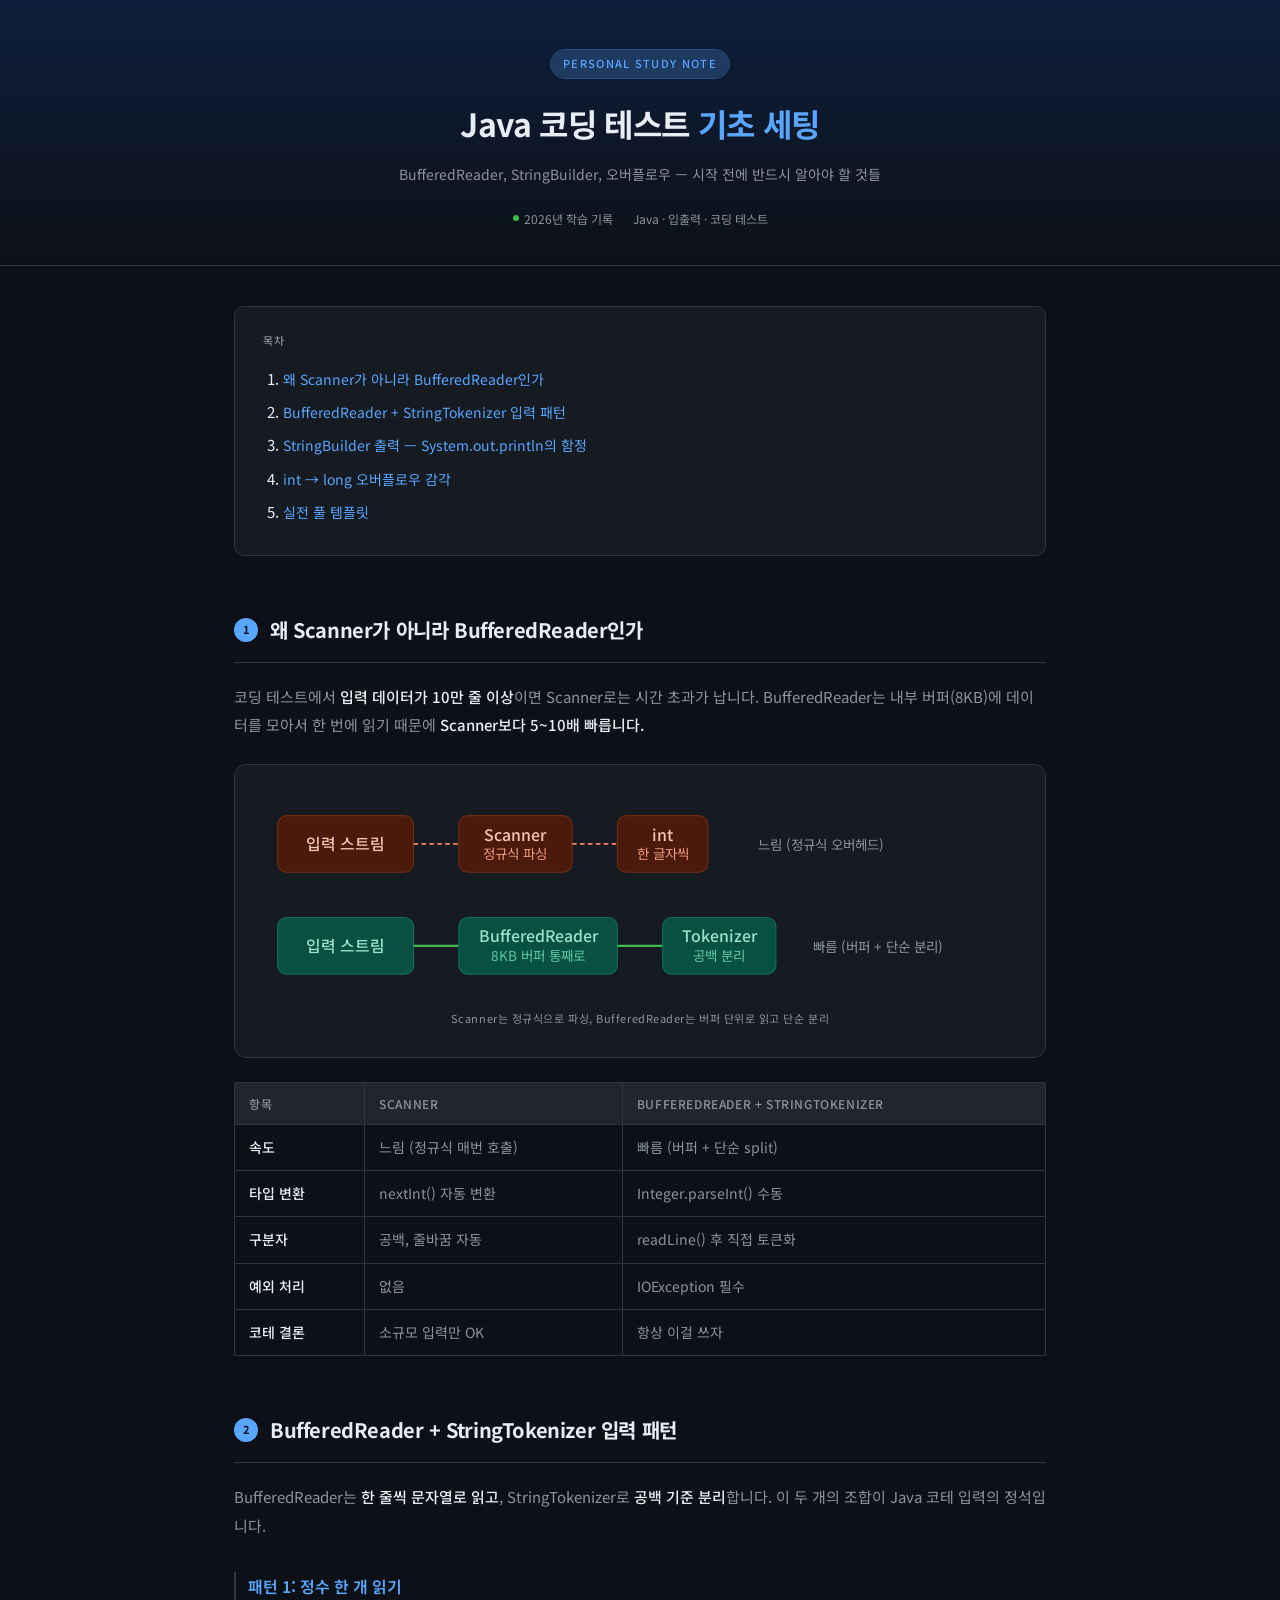
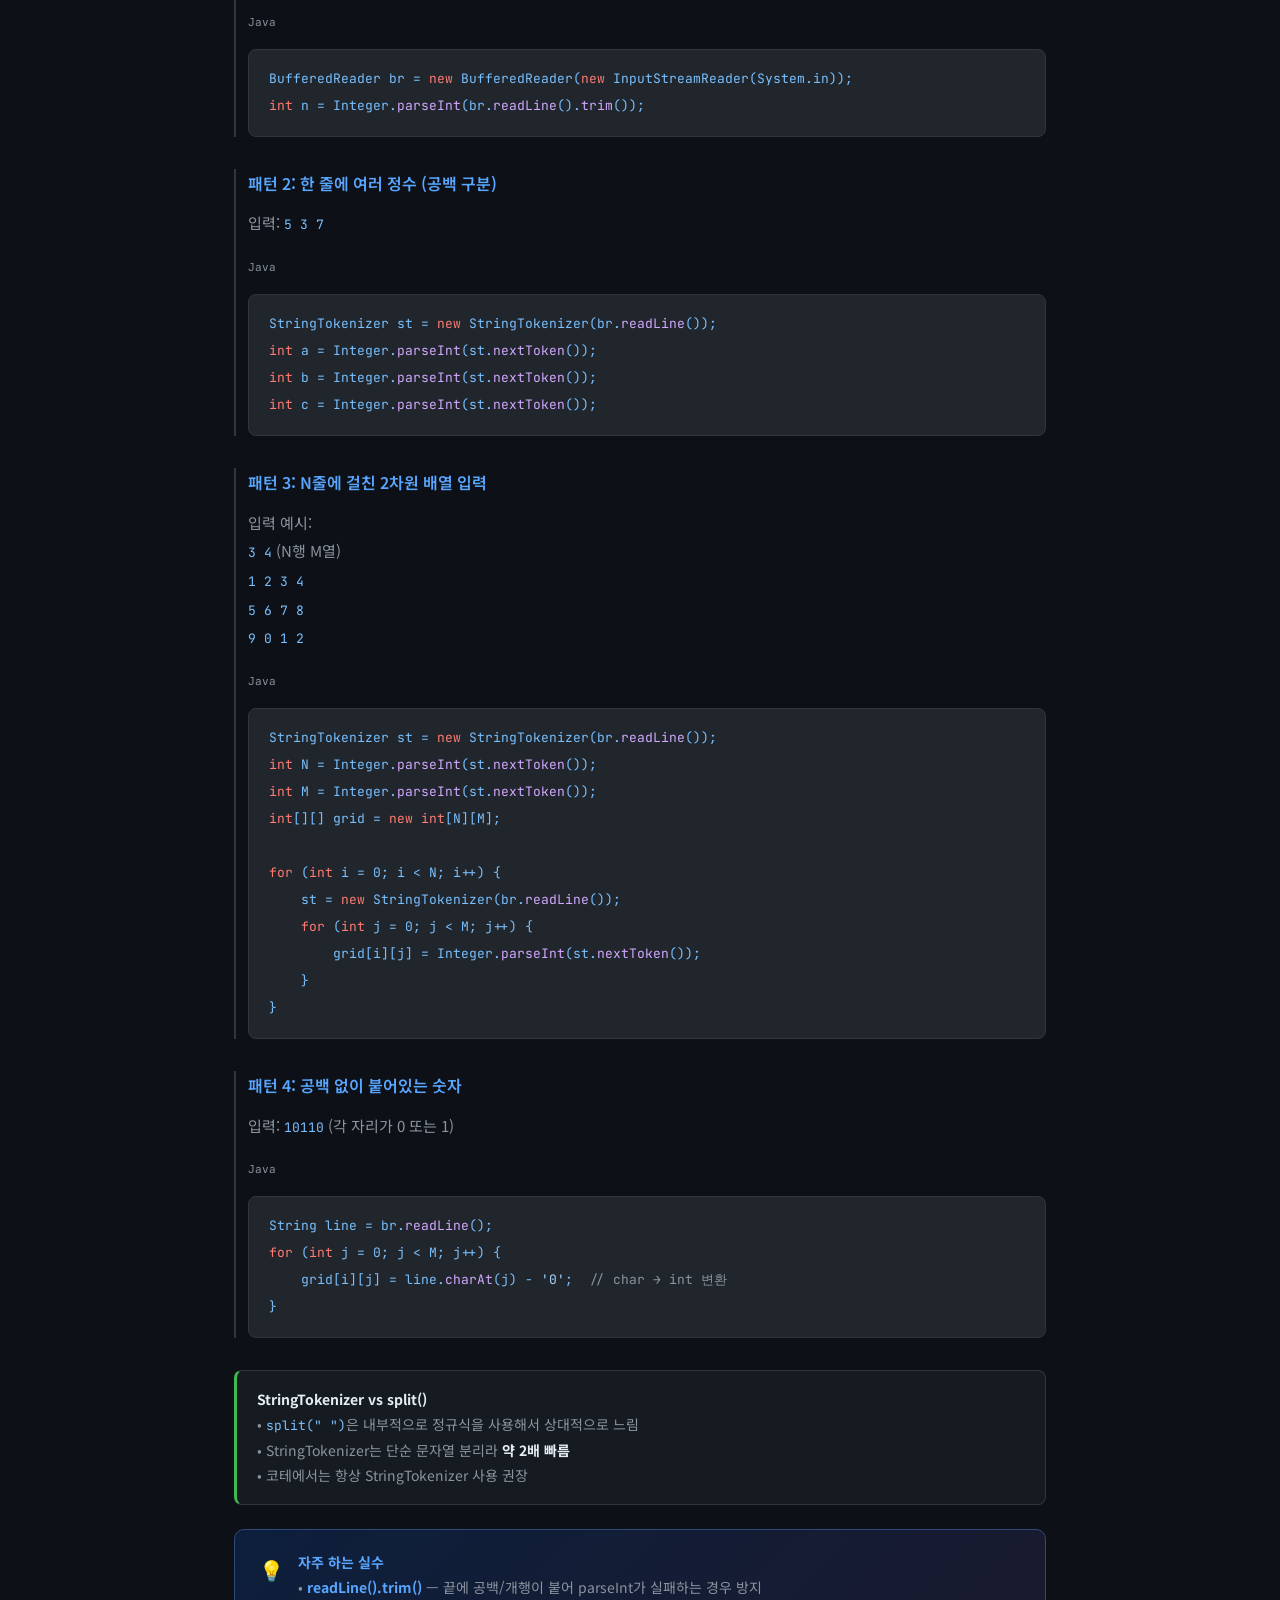
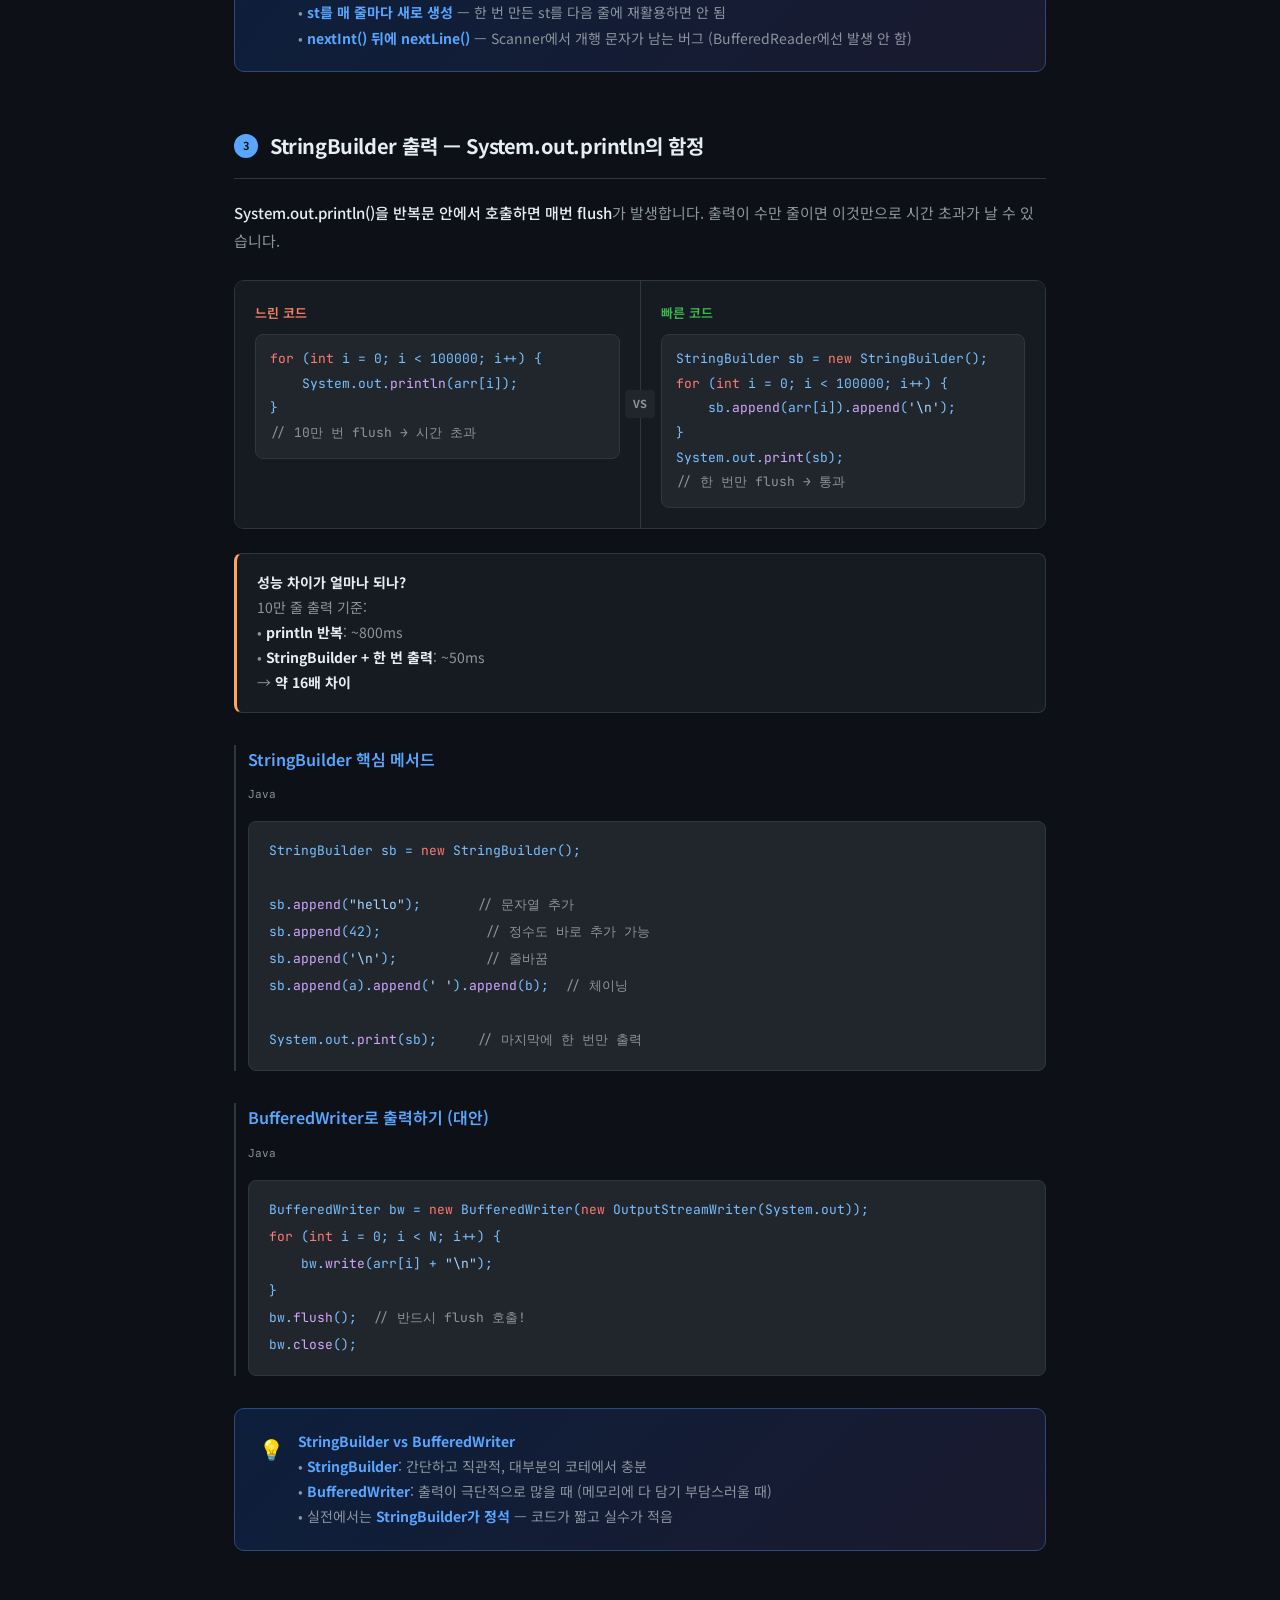
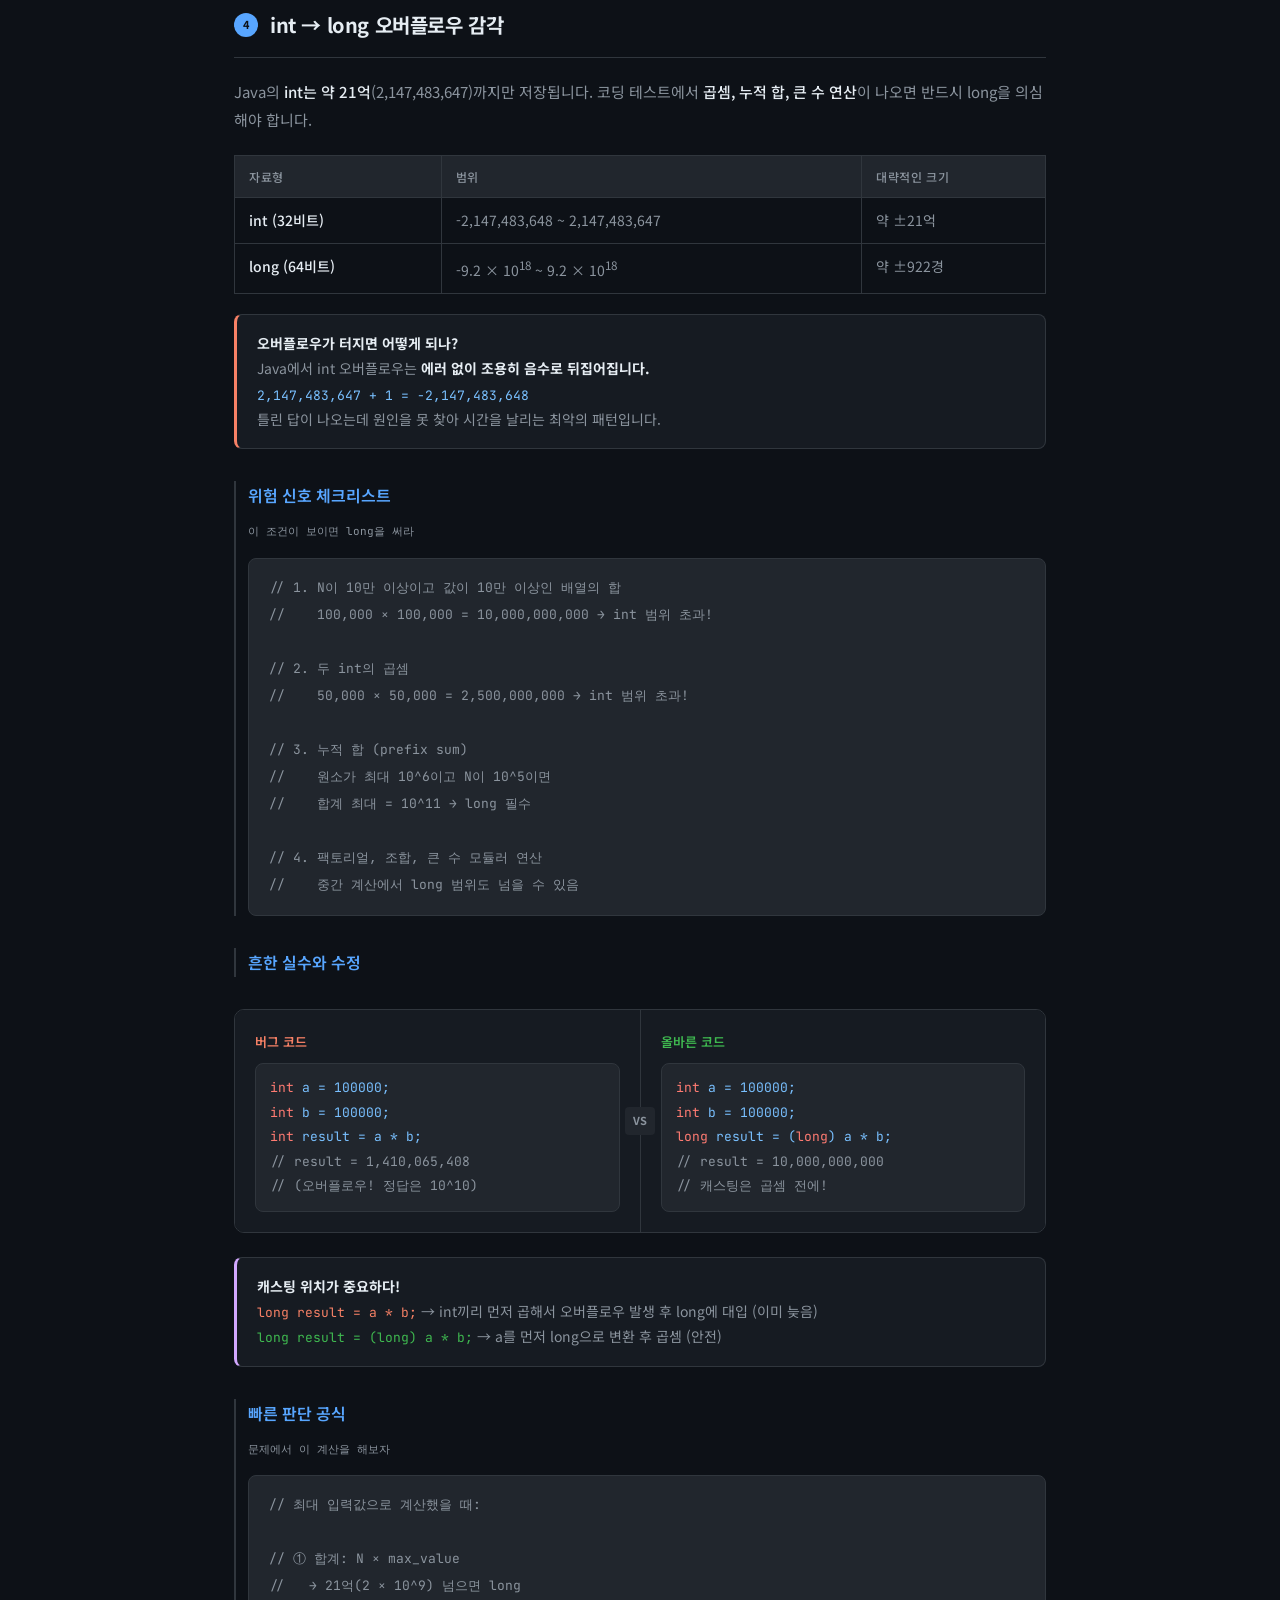
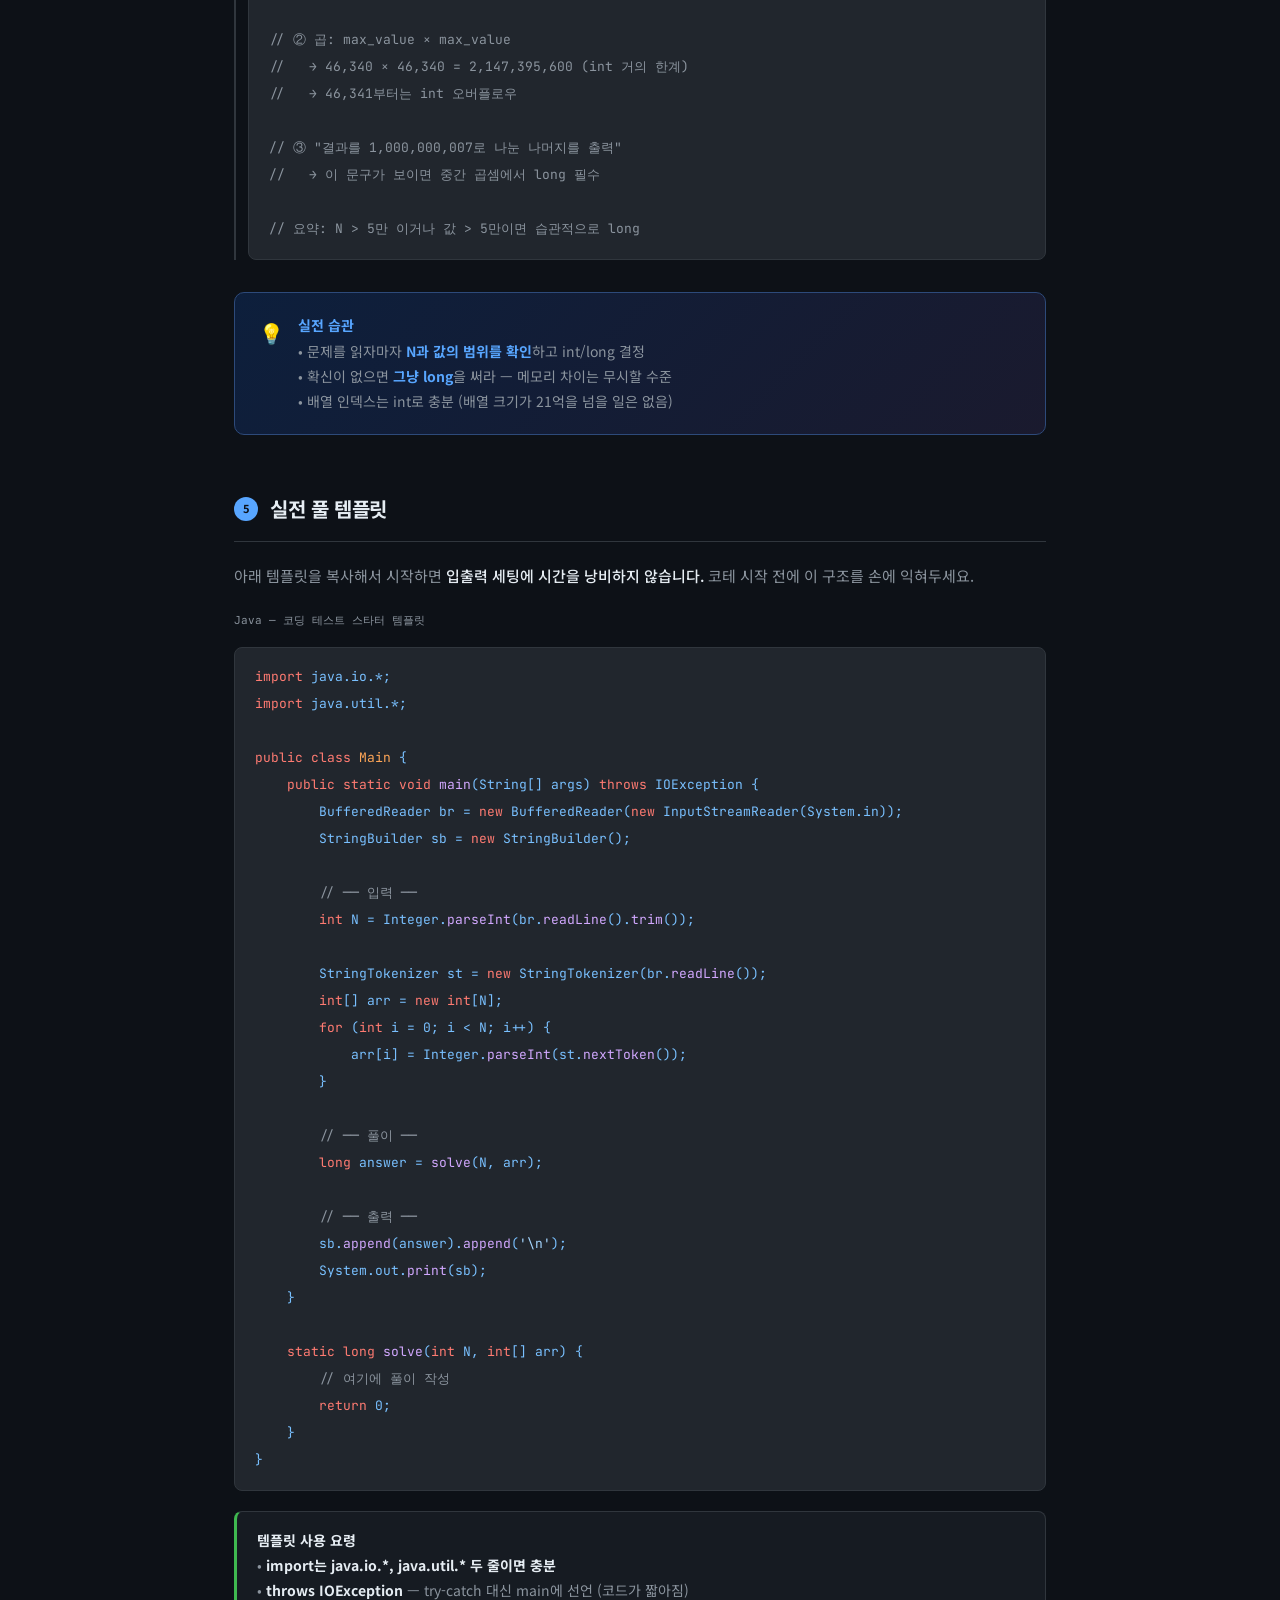
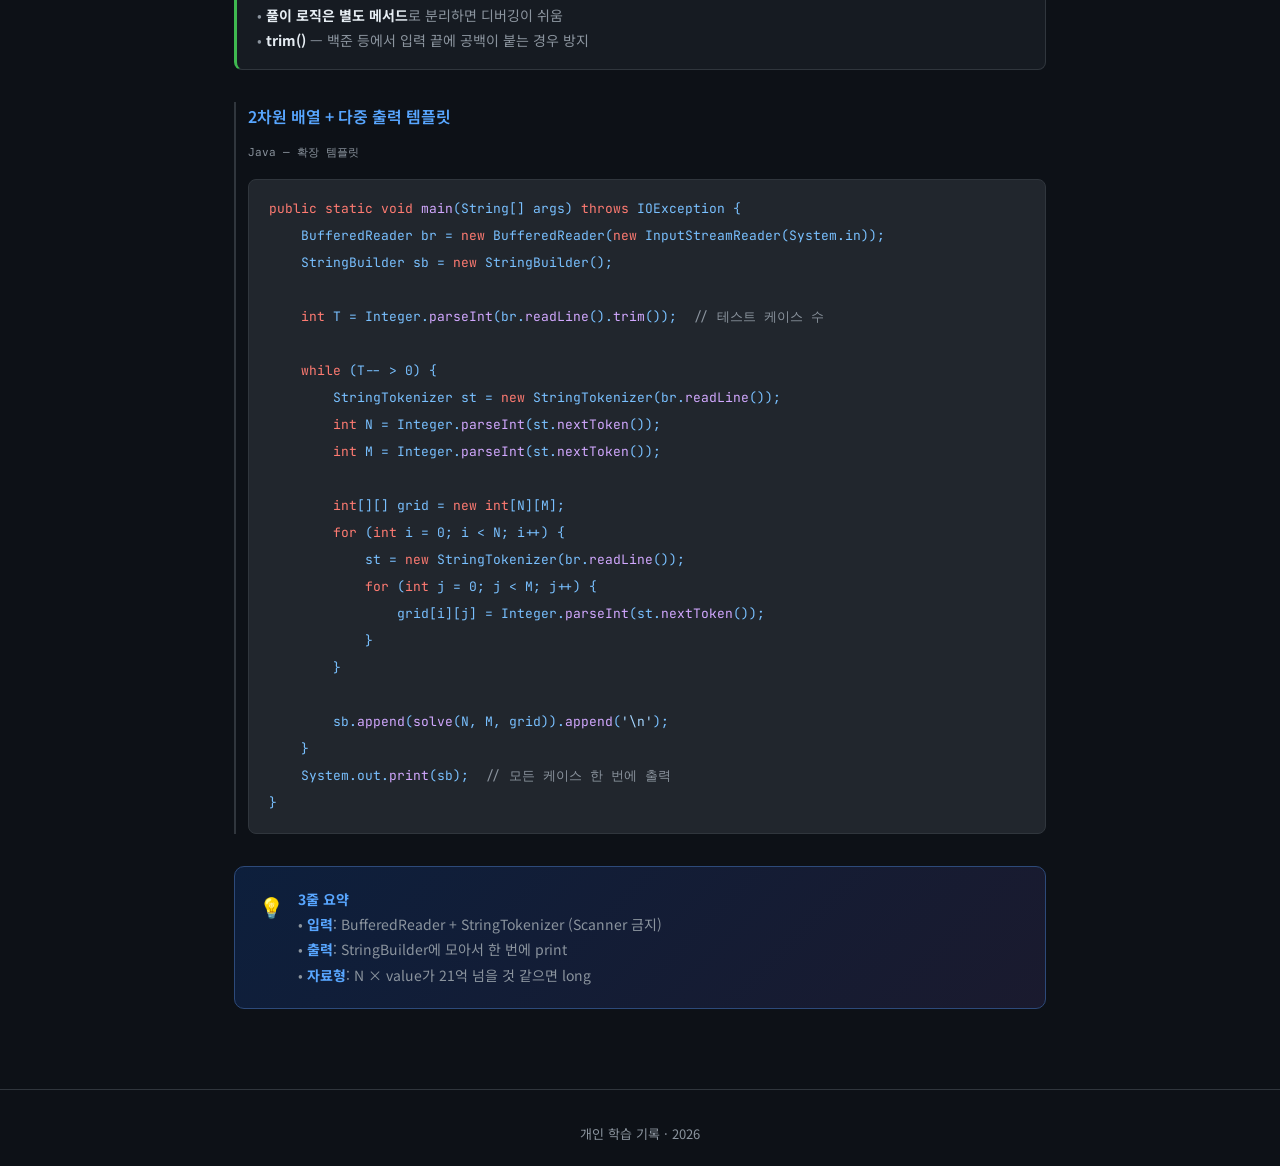
<file: docs/notes/cs/java-coding-test-setup.html>
<!DOCTYPE html>
<html lang="ko">
<head>
<meta charset="UTF-8">
<meta name="viewport" content="width=device-width, initial-scale=1.0">
<title>Java 코딩 테스트 기초 세팅 — 개인 학습 노트</title>
<link href="https://fonts.googleapis.com/css2?family=Noto+Sans+KR:wght@300;400;500;700&family=JetBrains+Mono:wght@400;500&display=swap" rel="stylesheet">
<style>
  :root {
    --bg: #0d1117;
    --bg2: #161b22;
    --bg3: #21262d;
    --border: #30363d;
    --text: #e6edf3;
    --text2: #8b949e;
    --accent: #58a6ff;
    --accent2: #3fb950;
    --accent3: #f78166;
    --accent4: #d2a8ff;
    --accent5: #ffa657;
    --tag-bg: #1f3a5f;
  }
  * { box-sizing: border-box; margin: 0; padding: 0; }
  body {
    background: var(--bg);
    color: var(--text);
    font-family: 'Noto Sans KR', sans-serif;
    font-size: 15px;
    line-height: 1.8;
  }

  /* Header */
  header {
    border-bottom: 1px solid var(--border);
    padding: 48px 0 36px;
    text-align: center;
    background: linear-gradient(180deg, #0d1f3c 0%, var(--bg) 100%);
  }
  .header-tag {
    display: inline-block;
    background: var(--tag-bg);
    color: var(--accent);
    font-size: 11px;
    font-weight: 500;
    letter-spacing: 0.12em;
    text-transform: uppercase;
    padding: 4px 12px;
    border-radius: 20px;
    border: 1px solid #2d4a7a;
    margin-bottom: 16px;
  }
  header h1 {
    font-size: 32px;
    font-weight: 700;
    letter-spacing: -0.02em;
    margin-bottom: 10px;
  }
  header h1 span { color: var(--accent); }
  header p {
    color: var(--text2);
    font-size: 14px;
  }
  .header-meta {
    display: flex;
    justify-content: center;
    gap: 20px;
    margin-top: 20px;
    font-size: 12px;
    color: var(--text2);
  }
  .header-meta span {
    display: flex;
    align-items: center;
    gap: 5px;
  }
  .dot { width: 6px; height: 6px; border-radius: 50%; background: var(--accent2); display: inline-block; }

  /* Layout */
  .container { max-width: 860px; margin: 0 auto; padding: 0 24px; }

  /* TOC */
  .toc {
    background: var(--bg2);
    border: 1px solid var(--border);
    border-radius: 10px;
    padding: 24px 28px;
    margin: 40px 0;
  }
  .toc-title {
    font-size: 11px;
    font-weight: 500;
    letter-spacing: 0.1em;
    text-transform: uppercase;
    color: var(--text2);
    margin-bottom: 14px;
  }
  .toc ol { padding-left: 20px; }
  .toc li { margin: 6px 0; }
  .toc a { color: var(--accent); text-decoration: none; font-size: 14px; }
  .toc a:hover { text-decoration: underline; }

  /* Section */
  .section {
    margin: 56px 0;
    scroll-margin-top: 24px;
  }
  .section-header {
    display: flex;
    align-items: center;
    gap: 12px;
    margin-bottom: 20px;
    padding-bottom: 14px;
    border-bottom: 1px solid var(--border);
  }
  .section-num {
    background: var(--accent);
    color: #0d1117;
    font-size: 11px;
    font-weight: 700;
    width: 24px; height: 24px;
    border-radius: 50%;
    display: flex; align-items: center; justify-content: center;
    flex-shrink: 0;
  }
  .section h2 {
    font-size: 20px;
    font-weight: 700;
    letter-spacing: -0.02em;
  }

  /* Content blocks */
  .prose { color: var(--text2); line-height: 1.9; margin-bottom: 20px; }
  .prose strong { color: var(--text); font-weight: 500; }

  /* Callout */
  .callout {
    background: var(--bg2);
    border: 1px solid var(--border);
    border-left: 3px solid var(--accent);
    border-radius: 8px;
    padding: 16px 20px;
    margin: 20px 0;
    font-size: 14px;
    color: var(--text2);
  }
  .callout strong { color: var(--text); }
  .callout.green { border-left-color: var(--accent2); }
  .callout.orange { border-left-color: var(--accent5); }
  .callout.purple { border-left-color: var(--accent4); }
  .callout.red { border-left-color: var(--accent3); }

  /* Table */
  .table-wrap { overflow-x: auto; margin: 20px 0; }
  table { width: 100%; border-collapse: collapse; font-size: 14px; }
  th {
    background: var(--bg3);
    color: var(--text2);
    font-weight: 500;
    font-size: 12px;
    letter-spacing: 0.05em;
    text-transform: uppercase;
    padding: 10px 14px;
    border: 1px solid var(--border);
    text-align: left;
  }
  td {
    padding: 10px 14px;
    border: 1px solid var(--border);
    color: var(--text2);
    vertical-align: top;
  }
  td:first-child { color: var(--text); font-weight: 500; }
  tr:hover td { background: var(--bg2); }

  /* Diagram card */
  .diagram-card {
    background: var(--bg2);
    border: 1px solid var(--border);
    border-radius: 12px;
    padding: 28px 20px;
    margin: 24px 0;
  }
  .diagram-card svg { width: 100%; height: auto; display: block; }
  .diagram-label {
    font-size: 11px;
    color: var(--text2);
    text-align: center;
    margin-top: 12px;
    letter-spacing: 0.05em;
  }

  /* SVG text styles */
  .t  { font-family: 'Noto Sans KR', sans-serif; font-size: 14px; font-weight: 400; fill: #e6edf3; }
  .ts { font-family: 'Noto Sans KR', sans-serif; font-size: 12px; font-weight: 400; fill: #8b949e; }
  .th { font-family: 'Noto Sans KR', sans-serif; font-size: 14px; font-weight: 500; fill: #e6edf3; }

  /* Color node classes for SVG */
  .c-blue rect { fill: #0c447c; stroke: #185fa5; }
  .c-blue .t, .c-blue .th { fill: #b5d4f4; } .c-blue .ts { fill: #85b7eb; }
  .c-purple rect { fill: #3c3489; stroke: #534ab7; }
  .c-purple .t, .c-purple .th { fill: #cecbf6; } .c-purple .ts { fill: #afa9ec; }
  .c-teal rect { fill: #085041; stroke: #0f6e56; }
  .c-teal .t, .c-teal .th { fill: #9fe1cb; } .c-teal .ts { fill: #5dcaa5; }
  .c-amber rect { fill: #633806; stroke: #854f0b; }
  .c-amber .t, .c-amber .th { fill: #fac775; } .c-amber .ts { fill: #ef9f27; }
  .c-gray rect { fill: #2c2c2a; stroke: #444441; }
  .c-gray .t, .c-gray .th { fill: #d3d1c7; } .c-gray .ts { fill: #b4b2a9; }
  .c-coral rect { fill: #4a1b0c; stroke: #712b13; }
  .c-coral .t, .c-coral .th { fill: #f5c4b3; } .c-coral .ts { fill: #f0997b; }

  /* Code block */
  pre {
    background: var(--bg3);
    border: 1px solid var(--border);
    border-radius: 8px;
    padding: 16px 20px;
    overflow-x: auto;
    margin: 16px 0;
  }
  code {
    font-family: 'JetBrains Mono', monospace;
    font-size: 13px;
    color: #79c0ff;
  }
  .code-label {
    font-size: 11px;
    color: var(--text2);
    font-family: 'JetBrains Mono', monospace;
    margin-bottom: 4px;
  }
  .kw { color: #ff7b72; }
  .fn { color: #d2a8ff; }
  .str { color: #a5d6ff; }
  .cm { color: #8b949e; }
  .num { color: #79c0ff; }
  .type { color: #ffa657; }

  /* Key insight box */
  .insight {
    background: linear-gradient(135deg, #0d1f3c 0%, #1a1a2e 100%);
    border: 1px solid #2d4a7a;
    border-radius: 10px;
    padding: 20px 24px;
    margin: 24px 0;
    display: flex;
    gap: 14px;
    align-items: flex-start;
  }
  .insight-icon { font-size: 20px; flex-shrink: 0; margin-top: 2px; }
  .insight-text { font-size: 14px; color: var(--text2); line-height: 1.8; }
  .insight-text strong { color: var(--accent); }

  /* Sub-section */
  .sub-section {
    margin: 32px 0;
    padding-left: 12px;
    border-left: 2px solid var(--border);
  }
  .sub-section h3 {
    font-size: 16px;
    font-weight: 600;
    margin-bottom: 12px;
    color: var(--accent);
  }

  /* vs-box */
  .vs-box {
    display: grid;
    grid-template-columns: 1fr auto 1fr;
    gap: 0;
    margin: 24px 0;
    border: 1px solid var(--border);
    border-radius: 10px;
    overflow: hidden;
  }
  .vs-box .side {
    padding: 20px;
    background: var(--bg2);
  }
  .vs-box .side h4 {
    font-size: 13px;
    font-weight: 600;
    margin-bottom: 10px;
  }
  .vs-box .side.bad h4 { color: var(--accent3); }
  .vs-box .side.good h4 { color: var(--accent2); }
  .vs-box .divider {
    width: 1px;
    background: var(--border);
    display: flex;
    align-items: center;
    justify-content: center;
    position: relative;
  }
  .vs-box .divider span {
    background: var(--bg3);
    color: var(--text2);
    font-size: 11px;
    font-weight: 700;
    padding: 4px 8px;
    border-radius: 4px;
    position: absolute;
  }
  .vs-box pre {
    margin: 8px 0 0;
    padding: 12px 14px;
    font-size: 12px;
  }

  /* Footer */
  footer {
    border-top: 1px solid var(--border);
    padding: 32px 0;
    text-align: center;
    color: var(--text2);
    font-size: 13px;
    margin-top: 80px;
  }
</style>
</head>
<body>

<header>
  <div class="container">
    <div class="header-tag">Personal Study Note</div>
    <h1>Java 코딩 테스트 <span>기초 세팅</span></h1>
    <p>BufferedReader, StringBuilder, 오버플로우 — 시작 전에 반드시 알아야 할 것들</p>
    <div class="header-meta">
      <span><span class="dot"></span> 2026년 학습 기록</span>
      <span>Java · 입출력 · 코딩 테스트</span>
    </div>
  </div>
</header>

<div class="container">

  <!-- TOC -->
  <nav class="toc">
    <div class="toc-title">목차</div>
    <ol>
      <li><a href="#s1">왜 Scanner가 아니라 BufferedReader인가</a></li>
      <li><a href="#s2">BufferedReader + StringTokenizer 입력 패턴</a></li>
      <li><a href="#s3">StringBuilder 출력 — System.out.println의 함정</a></li>
      <li><a href="#s4">int → long 오버플로우 감각</a></li>
      <li><a href="#s5">실전 풀 템플릿</a></li>
    </ol>
  </nav>

  <!-- ===== Section 1 ===== -->
  <section class="section" id="s1">
    <div class="section-header">
      <div class="section-num">1</div>
      <h2>왜 Scanner가 아니라 BufferedReader인가</h2>
    </div>

    <p class="prose">
      코딩 테스트에서 <strong>입력 데이터가 10만 줄 이상</strong>이면 Scanner로는 시간 초과가 납니다.
      BufferedReader는 내부 버퍼(8KB)에 데이터를 모아서 한 번에 읽기 때문에 <strong>Scanner보다 5~10배 빠릅니다.</strong>
    </p>

    <div class="diagram-card">
      <svg viewBox="0 0 680 180">
        <!-- Scanner 경로 -->
        <g class="c-coral">
          <rect x="20" y="20" width="120" height="50" rx="8" stroke-width="1"/>
          <text class="th" x="80" y="50" text-anchor="middle">입력 스트림</text>
        </g>
        <line x1="140" y1="45" x2="180" y2="45" stroke="#f78166" stroke-width="1.5" stroke-dasharray="4,3"/>
        <g class="c-coral">
          <rect x="180" y="20" width="100" height="50" rx="8" stroke-width="1"/>
          <text class="th" x="230" y="42" text-anchor="middle">Scanner</text>
          <text class="ts" x="230" y="58" text-anchor="middle">정규식 파싱</text>
        </g>
        <line x1="280" y1="45" x2="320" y2="45" stroke="#f78166" stroke-width="1.5" stroke-dasharray="4,3"/>
        <g class="c-coral">
          <rect x="320" y="20" width="80" height="50" rx="8" stroke-width="1"/>
          <text class="th" x="360" y="42" text-anchor="middle">int</text>
          <text class="ts" x="360" y="58" text-anchor="middle">한 글자씩</text>
        </g>
        <text class="ts" x="500" y="50" text-anchor="middle" fill="#f78166">느림 (정규식 오버헤드)</text>

        <!-- BufferedReader 경로 -->
        <g class="c-teal">
          <rect x="20" y="110" width="120" height="50" rx="8" stroke-width="1"/>
          <text class="th" x="80" y="140" text-anchor="middle">입력 스트림</text>
        </g>
        <line x1="140" y1="135" x2="180" y2="135" stroke="#3fb950" stroke-width="2"/>
        <g class="c-teal">
          <rect x="180" y="110" width="140" height="50" rx="8" stroke-width="1"/>
          <text class="th" x="250" y="132" text-anchor="middle">BufferedReader</text>
          <text class="ts" x="250" y="148" text-anchor="middle">8KB 버퍼 통째로</text>
        </g>
        <line x1="320" y1="135" x2="360" y2="135" stroke="#3fb950" stroke-width="2"/>
        <g class="c-teal">
          <rect x="360" y="110" width="100" height="50" rx="8" stroke-width="1"/>
          <text class="th" x="410" y="132" text-anchor="middle">Tokenizer</text>
          <text class="ts" x="410" y="148" text-anchor="middle">공백 분리</text>
        </g>
        <text class="ts" x="550" y="140" text-anchor="middle" fill="#3fb950">빠름 (버퍼 + 단순 분리)</text>
      </svg>
      <div class="diagram-label">Scanner는 정규식으로 파싱, BufferedReader는 버퍼 단위로 읽고 단순 분리</div>
    </div>

    <div class="table-wrap">
      <table>
        <thead>
          <tr>
            <th>항목</th>
            <th>Scanner</th>
            <th>BufferedReader + StringTokenizer</th>
          </tr>
        </thead>
        <tbody>
          <tr>
            <td>속도</td>
            <td>느림 (정규식 매번 호출)</td>
            <td>빠름 (버퍼 + 단순 split)</td>
          </tr>
          <tr>
            <td>타입 변환</td>
            <td>nextInt() 자동 변환</td>
            <td>Integer.parseInt() 수동</td>
          </tr>
          <tr>
            <td>구분자</td>
            <td>공백, 줄바꿈 자동</td>
            <td>readLine() 후 직접 토큰화</td>
          </tr>
          <tr>
            <td>예외 처리</td>
            <td>없음</td>
            <td>IOException 필수</td>
          </tr>
          <tr>
            <td>코테 결론</td>
            <td>소규모 입력만 OK</td>
            <td>항상 이걸 쓰자</td>
          </tr>
        </tbody>
      </table>
    </div>
  </section>

  <!-- ===== Section 2 ===== -->
  <section class="section" id="s2">
    <div class="section-header">
      <div class="section-num">2</div>
      <h2>BufferedReader + StringTokenizer 입력 패턴</h2>
    </div>

    <p class="prose">
      BufferedReader는 <strong>한 줄씩 문자열로 읽고</strong>, StringTokenizer로 <strong>공백 기준 분리</strong>합니다.
      이 두 개의 조합이 Java 코테 입력의 정석입니다.
    </p>

    <div class="sub-section">
      <h3>패턴 1: 정수 한 개 읽기</h3>
      <div class="code-label">Java</div>
      <pre><code>BufferedReader br = <span class="kw">new</span> BufferedReader(<span class="kw">new</span> InputStreamReader(System.in));
<span class="kw">int</span> n = Integer.<span class="fn">parseInt</span>(br.<span class="fn">readLine</span>().<span class="fn">trim</span>());</code></pre>
    </div>

    <div class="sub-section">
      <h3>패턴 2: 한 줄에 여러 정수 (공백 구분)</h3>
      <p class="prose">
        입력: <code>5 3 7</code>
      </p>
      <div class="code-label">Java</div>
      <pre><code>StringTokenizer st = <span class="kw">new</span> StringTokenizer(br.<span class="fn">readLine</span>());
<span class="kw">int</span> a = Integer.<span class="fn">parseInt</span>(st.<span class="fn">nextToken</span>());
<span class="kw">int</span> b = Integer.<span class="fn">parseInt</span>(st.<span class="fn">nextToken</span>());
<span class="kw">int</span> c = Integer.<span class="fn">parseInt</span>(st.<span class="fn">nextToken</span>());</code></pre>
    </div>

    <div class="sub-section">
      <h3>패턴 3: N줄에 걸친 2차원 배열 입력</h3>
      <p class="prose">
        입력 예시:<br>
        <code>3 4</code> (N행 M열)<br>
        <code>1 2 3 4</code><br>
        <code>5 6 7 8</code><br>
        <code>9 0 1 2</code>
      </p>
      <div class="code-label">Java</div>
      <pre><code>StringTokenizer st = <span class="kw">new</span> StringTokenizer(br.<span class="fn">readLine</span>());
<span class="kw">int</span> N = Integer.<span class="fn">parseInt</span>(st.<span class="fn">nextToken</span>());
<span class="kw">int</span> M = Integer.<span class="fn">parseInt</span>(st.<span class="fn">nextToken</span>());
<span class="kw">int</span>[][] grid = <span class="kw">new int</span>[N][M];

<span class="kw">for</span> (<span class="kw">int</span> i = <span class="num">0</span>; i &lt; N; i++) {
    st = <span class="kw">new</span> StringTokenizer(br.<span class="fn">readLine</span>());
    <span class="kw">for</span> (<span class="kw">int</span> j = <span class="num">0</span>; j &lt; M; j++) {
        grid[i][j] = Integer.<span class="fn">parseInt</span>(st.<span class="fn">nextToken</span>());
    }
}</code></pre>
    </div>

    <div class="sub-section">
      <h3>패턴 4: 공백 없이 붙어있는 숫자</h3>
      <p class="prose">
        입력: <code>10110</code> (각 자리가 0 또는 1)
      </p>
      <div class="code-label">Java</div>
      <pre><code>String line = br.<span class="fn">readLine</span>();
<span class="kw">for</span> (<span class="kw">int</span> j = <span class="num">0</span>; j &lt; M; j++) {
    grid[i][j] = line.<span class="fn">charAt</span>(j) - <span class="str">'0'</span>;  <span class="cm">// char → int 변환</span>
}</code></pre>
    </div>

    <div class="callout green">
      <strong>StringTokenizer vs split()</strong><br>
      &bull; <code>split(" ")</code>은 내부적으로 정규식을 사용해서 상대적으로 느림<br>
      &bull; StringTokenizer는 단순 문자열 분리라 <strong>약 2배 빠름</strong><br>
      &bull; 코테에서는 항상 StringTokenizer 사용 권장
    </div>

    <div class="insight">
      <div class="insight-icon">&#128161;</div>
      <div class="insight-text">
        <strong>자주 하는 실수</strong><br>
        &bull; <strong>readLine().trim()</strong> — 끝에 공백/개행이 붙어 parseInt가 실패하는 경우 방지<br>
        &bull; <strong>st를 매 줄마다 새로 생성</strong> — 한 번 만든 st를 다음 줄에 재활용하면 안 됨<br>
        &bull; <strong>nextInt() 뒤에 nextLine()</strong> — Scanner에서 개행 문자가 남는 버그 (BufferedReader에선 발생 안 함)
      </div>
    </div>
  </section>

  <!-- ===== Section 3 ===== -->
  <section class="section" id="s3">
    <div class="section-header">
      <div class="section-num">3</div>
      <h2>StringBuilder 출력 — System.out.println의 함정</h2>
    </div>

    <p class="prose">
      <strong>System.out.println()을 반복문 안에서 호출하면 매번 flush</strong>가 발생합니다.
      출력이 수만 줄이면 이것만으로 시간 초과가 날 수 있습니다.
    </p>

    <div class="vs-box">
      <div class="side bad">
        <h4>느린 코드</h4>
        <pre><code><span class="kw">for</span> (<span class="kw">int</span> i = <span class="num">0</span>; i &lt; <span class="num">100000</span>; i++) {
    System.out.<span class="fn">println</span>(arr[i]);
}
<span class="cm">// 10만 번 flush → 시간 초과</span></code></pre>
      </div>
      <div class="divider"><span>VS</span></div>
      <div class="side good">
        <h4>빠른 코드</h4>
        <pre><code>StringBuilder sb = <span class="kw">new</span> StringBuilder();
<span class="kw">for</span> (<span class="kw">int</span> i = <span class="num">0</span>; i &lt; <span class="num">100000</span>; i++) {
    sb.<span class="fn">append</span>(arr[i]).<span class="fn">append</span>(<span class="str">'\n'</span>);
}
System.out.<span class="fn">print</span>(sb);
<span class="cm">// 한 번만 flush → 통과</span></code></pre>
      </div>
    </div>

    <div class="callout orange">
      <strong>성능 차이가 얼마나 되나?</strong><br>
      10만 줄 출력 기준:<br>
      &bull; <strong>println 반복</strong>: ~800ms<br>
      &bull; <strong>StringBuilder + 한 번 출력</strong>: ~50ms<br>
      &rarr; <strong>약 16배 차이</strong>
    </div>

    <div class="sub-section">
      <h3>StringBuilder 핵심 메서드</h3>
      <div class="code-label">Java</div>
      <pre><code>StringBuilder sb = <span class="kw">new</span> StringBuilder();

sb.<span class="fn">append</span>(<span class="str">"hello"</span>);       <span class="cm">// 문자열 추가</span>
sb.<span class="fn">append</span>(<span class="num">42</span>);             <span class="cm">// 정수도 바로 추가 가능</span>
sb.<span class="fn">append</span>(<span class="str">'\n'</span>);           <span class="cm">// 줄바꿈</span>
sb.<span class="fn">append</span>(a).<span class="fn">append</span>(<span class="str">' '</span>).<span class="fn">append</span>(b);  <span class="cm">// 체이닝</span>

System.out.<span class="fn">print</span>(sb);     <span class="cm">// 마지막에 한 번만 출력</span></code></pre>
    </div>

    <div class="sub-section">
      <h3>BufferedWriter로 출력하기 (대안)</h3>
      <div class="code-label">Java</div>
      <pre><code>BufferedWriter bw = <span class="kw">new</span> BufferedWriter(<span class="kw">new</span> OutputStreamWriter(System.out));
<span class="kw">for</span> (<span class="kw">int</span> i = <span class="num">0</span>; i &lt; N; i++) {
    bw.<span class="fn">write</span>(arr[i] + <span class="str">"\n"</span>);
}
bw.<span class="fn">flush</span>();  <span class="cm">// 반드시 flush 호출!</span>
bw.<span class="fn">close</span>();</code></pre>
    </div>

    <div class="insight">
      <div class="insight-icon">&#128161;</div>
      <div class="insight-text">
        <strong>StringBuilder vs BufferedWriter</strong><br>
        &bull; <strong>StringBuilder</strong>: 간단하고 직관적, 대부분의 코테에서 충분<br>
        &bull; <strong>BufferedWriter</strong>: 출력이 극단적으로 많을 때 (메모리에 다 담기 부담스러울 때)<br>
        &bull; 실전에서는 <strong>StringBuilder가 정석</strong> — 코드가 짧고 실수가 적음
      </div>
    </div>
  </section>

  <!-- ===== Section 4 ===== -->
  <section class="section" id="s4">
    <div class="section-header">
      <div class="section-num">4</div>
      <h2>int → long 오버플로우 감각</h2>
    </div>

    <p class="prose">
      Java의 <strong>int는 약 21억</strong>(2,147,483,647)까지만 저장됩니다.
      코딩 테스트에서 <strong>곱셈, 누적 합, 큰 수 연산</strong>이 나오면 반드시 long을 의심해야 합니다.
    </p>

    <div class="table-wrap">
      <table>
        <thead>
          <tr>
            <th>자료형</th>
            <th>범위</th>
            <th>대략적인 크기</th>
          </tr>
        </thead>
        <tbody>
          <tr>
            <td>int (32비트)</td>
            <td>-2,147,483,648 ~ 2,147,483,647</td>
            <td>약 &plusmn;21억</td>
          </tr>
          <tr>
            <td>long (64비트)</td>
            <td>-9.2 &times; 10<sup>18</sup> ~ 9.2 &times; 10<sup>18</sup></td>
            <td>약 &plusmn;922경</td>
          </tr>
        </tbody>
      </table>
    </div>

    <div class="callout red">
      <strong>오버플로우가 터지면 어떻게 되나?</strong><br>
      Java에서 int 오버플로우는 <strong>에러 없이 조용히 음수로 뒤집어집니다.</strong><br>
      <code>2,147,483,647 + 1 = -2,147,483,648</code><br>
      틀린 답이 나오는데 원인을 못 찾아 시간을 날리는 최악의 패턴입니다.
    </div>

    <div class="sub-section">
      <h3>위험 신호 체크리스트</h3>
      <div class="code-label">이 조건이 보이면 long을 써라</div>
      <pre><code><span class="cm">// 1. N이 10만 이상이고 값이 10만 이상인 배열의 합</span>
<span class="cm">//    100,000 × 100,000 = 10,000,000,000 → int 범위 초과!</span>

<span class="cm">// 2. 두 int의 곱셈</span>
<span class="cm">//    50,000 × 50,000 = 2,500,000,000 → int 범위 초과!</span>

<span class="cm">// 3. 누적 합 (prefix sum)</span>
<span class="cm">//    원소가 최대 10^6이고 N이 10^5이면</span>
<span class="cm">//    합계 최대 = 10^11 → long 필수</span>

<span class="cm">// 4. 팩토리얼, 조합, 큰 수 모듈러 연산</span>
<span class="cm">//    중간 계산에서 long 범위도 넘을 수 있음</span></code></pre>
    </div>

    <div class="sub-section">
      <h3>흔한 실수와 수정</h3>
    </div>

    <div class="vs-box">
      <div class="side bad">
        <h4>버그 코드</h4>
        <pre><code><span class="kw">int</span> a = <span class="num">100000</span>;
<span class="kw">int</span> b = <span class="num">100000</span>;
<span class="kw">int</span> result = a * b;
<span class="cm">// result = 1,410,065,408</span>
<span class="cm">// (오버플로우! 정답은 10^10)</span></code></pre>
      </div>
      <div class="divider"><span>VS</span></div>
      <div class="side good">
        <h4>올바른 코드</h4>
        <pre><code><span class="kw">int</span> a = <span class="num">100000</span>;
<span class="kw">int</span> b = <span class="num">100000</span>;
<span class="kw">long</span> result = (<span class="kw">long</span>) a * b;
<span class="cm">// result = 10,000,000,000</span>
<span class="cm">// 캐스팅은 곱셈 전에!</span></code></pre>
      </div>
    </div>

    <div class="callout purple">
      <strong>캐스팅 위치가 중요하다!</strong><br>
      <code><span style="color:#f78166">long result = a * b;</span></code> &rarr; int끼리 먼저 곱해서 오버플로우 발생 후 long에 대입 (이미 늦음)<br>
      <code><span style="color:#3fb950">long result = (long) a * b;</span></code> &rarr; a를 먼저 long으로 변환 후 곱셈 (안전)
    </div>

    <div class="sub-section">
      <h3>빠른 판단 공식</h3>
      <div class="code-label">문제에서 이 계산을 해보자</div>
      <pre><code><span class="cm">// 최대 입력값으로 계산했을 때:</span>

<span class="cm">// ① 합계: N × max_value</span>
<span class="cm">//   → 21억(2 × 10^9) 넘으면 long</span>

<span class="cm">// ② 곱: max_value × max_value</span>
<span class="cm">//   → 46,340 × 46,340 = 2,147,395,600 (int 거의 한계)</span>
<span class="cm">//   → 46,341부터는 int 오버플로우</span>

<span class="cm">// ③ "결과를 1,000,000,007로 나눈 나머지를 출력"</span>
<span class="cm">//   → 이 문구가 보이면 중간 곱셈에서 long 필수</span>

<span class="cm">// 요약: N > 5만 이거나 값 > 5만이면 습관적으로 long</span></code></pre>
    </div>

    <div class="insight">
      <div class="insight-icon">&#128161;</div>
      <div class="insight-text">
        <strong>실전 습관</strong><br>
        &bull; 문제를 읽자마자 <strong>N과 값의 범위를 확인</strong>하고 int/long 결정<br>
        &bull; 확신이 없으면 <strong>그냥 long</strong>을 써라 — 메모리 차이는 무시할 수준<br>
        &bull; 배열 인덱스는 int로 충분 (배열 크기가 21억을 넘을 일은 없음)
      </div>
    </div>
  </section>

  <!-- ===== Section 5 ===== -->
  <section class="section" id="s5">
    <div class="section-header">
      <div class="section-num">5</div>
      <h2>실전 풀 템플릿</h2>
    </div>

    <p class="prose">
      아래 템플릿을 복사해서 시작하면 <strong>입출력 세팅에 시간을 낭비하지 않습니다.</strong>
      코테 시작 전에 이 구조를 손에 익혀두세요.
    </p>

    <div class="code-label">Java — 코딩 테스트 스타터 템플릿</div>
    <pre><code><span class="kw">import</span> java.io.*;
<span class="kw">import</span> java.util.*;

<span class="kw">public class</span> <span class="type">Main</span> {
    <span class="kw">public static void</span> <span class="fn">main</span>(String[] args) <span class="kw">throws</span> IOException {
        BufferedReader br = <span class="kw">new</span> BufferedReader(<span class="kw">new</span> InputStreamReader(System.in));
        StringBuilder sb = <span class="kw">new</span> StringBuilder();

        <span class="cm">// ── 입력 ──</span>
        <span class="kw">int</span> N = Integer.<span class="fn">parseInt</span>(br.<span class="fn">readLine</span>().<span class="fn">trim</span>());

        StringTokenizer st = <span class="kw">new</span> StringTokenizer(br.<span class="fn">readLine</span>());
        <span class="kw">int</span>[] arr = <span class="kw">new int</span>[N];
        <span class="kw">for</span> (<span class="kw">int</span> i = <span class="num">0</span>; i &lt; N; i++) {
            arr[i] = Integer.<span class="fn">parseInt</span>(st.<span class="fn">nextToken</span>());
        }

        <span class="cm">// ── 풀이 ──</span>
        <span class="kw">long</span> answer = <span class="fn">solve</span>(N, arr);

        <span class="cm">// ── 출력 ──</span>
        sb.<span class="fn">append</span>(answer).<span class="fn">append</span>(<span class="str">'\n'</span>);
        System.out.<span class="fn">print</span>(sb);
    }

    <span class="kw">static long</span> <span class="fn">solve</span>(<span class="kw">int</span> N, <span class="kw">int</span>[] arr) {
        <span class="cm">// 여기에 풀이 작성</span>
        <span class="kw">return</span> <span class="num">0</span>;
    }
}</code></pre>

    <div class="callout green">
      <strong>템플릿 사용 요령</strong><br>
      &bull; <strong>import는 java.io.*, java.util.* 두 줄이면 충분</strong><br>
      &bull; <strong>throws IOException</strong> — try-catch 대신 main에 선언 (코드가 짧아짐)<br>
      &bull; <strong>풀이 로직은 별도 메서드</strong>로 분리하면 디버깅이 쉬움<br>
      &bull; <strong>trim()</strong> — 백준 등에서 입력 끝에 공백이 붙는 경우 방지
    </div>

    <div class="sub-section">
      <h3>2차원 배열 + 다중 출력 템플릿</h3>
      <div class="code-label">Java — 확장 템플릿</div>
      <pre><code><span class="kw">public static void</span> <span class="fn">main</span>(String[] args) <span class="kw">throws</span> IOException {
    BufferedReader br = <span class="kw">new</span> BufferedReader(<span class="kw">new</span> InputStreamReader(System.in));
    StringBuilder sb = <span class="kw">new</span> StringBuilder();

    <span class="kw">int</span> T = Integer.<span class="fn">parseInt</span>(br.<span class="fn">readLine</span>().<span class="fn">trim</span>());  <span class="cm">// 테스트 케이스 수</span>

    <span class="kw">while</span> (T-- &gt; <span class="num">0</span>) {
        StringTokenizer st = <span class="kw">new</span> StringTokenizer(br.<span class="fn">readLine</span>());
        <span class="kw">int</span> N = Integer.<span class="fn">parseInt</span>(st.<span class="fn">nextToken</span>());
        <span class="kw">int</span> M = Integer.<span class="fn">parseInt</span>(st.<span class="fn">nextToken</span>());

        <span class="kw">int</span>[][] grid = <span class="kw">new int</span>[N][M];
        <span class="kw">for</span> (<span class="kw">int</span> i = <span class="num">0</span>; i &lt; N; i++) {
            st = <span class="kw">new</span> StringTokenizer(br.<span class="fn">readLine</span>());
            <span class="kw">for</span> (<span class="kw">int</span> j = <span class="num">0</span>; j &lt; M; j++) {
                grid[i][j] = Integer.<span class="fn">parseInt</span>(st.<span class="fn">nextToken</span>());
            }
        }

        sb.<span class="fn">append</span>(<span class="fn">solve</span>(N, M, grid)).<span class="fn">append</span>(<span class="str">'\n'</span>);
    }
    System.out.<span class="fn">print</span>(sb);  <span class="cm">// 모든 케이스 한 번에 출력</span>
}</code></pre>
    </div>

    <div class="insight">
      <div class="insight-icon">&#128161;</div>
      <div class="insight-text">
        <strong>3줄 요약</strong><br>
        &bull; <strong>입력</strong>: BufferedReader + StringTokenizer (Scanner 금지)<br>
        &bull; <strong>출력</strong>: StringBuilder에 모아서 한 번에 print<br>
        &bull; <strong>자료형</strong>: N &times; value가 21억 넘을 것 같으면 long
      </div>
    </div>
  </section>

</div>

<footer>
  <div class="container">
    개인 학습 기록 &middot; 2026
  </div>
</footer>

</body>
</html>
</file>
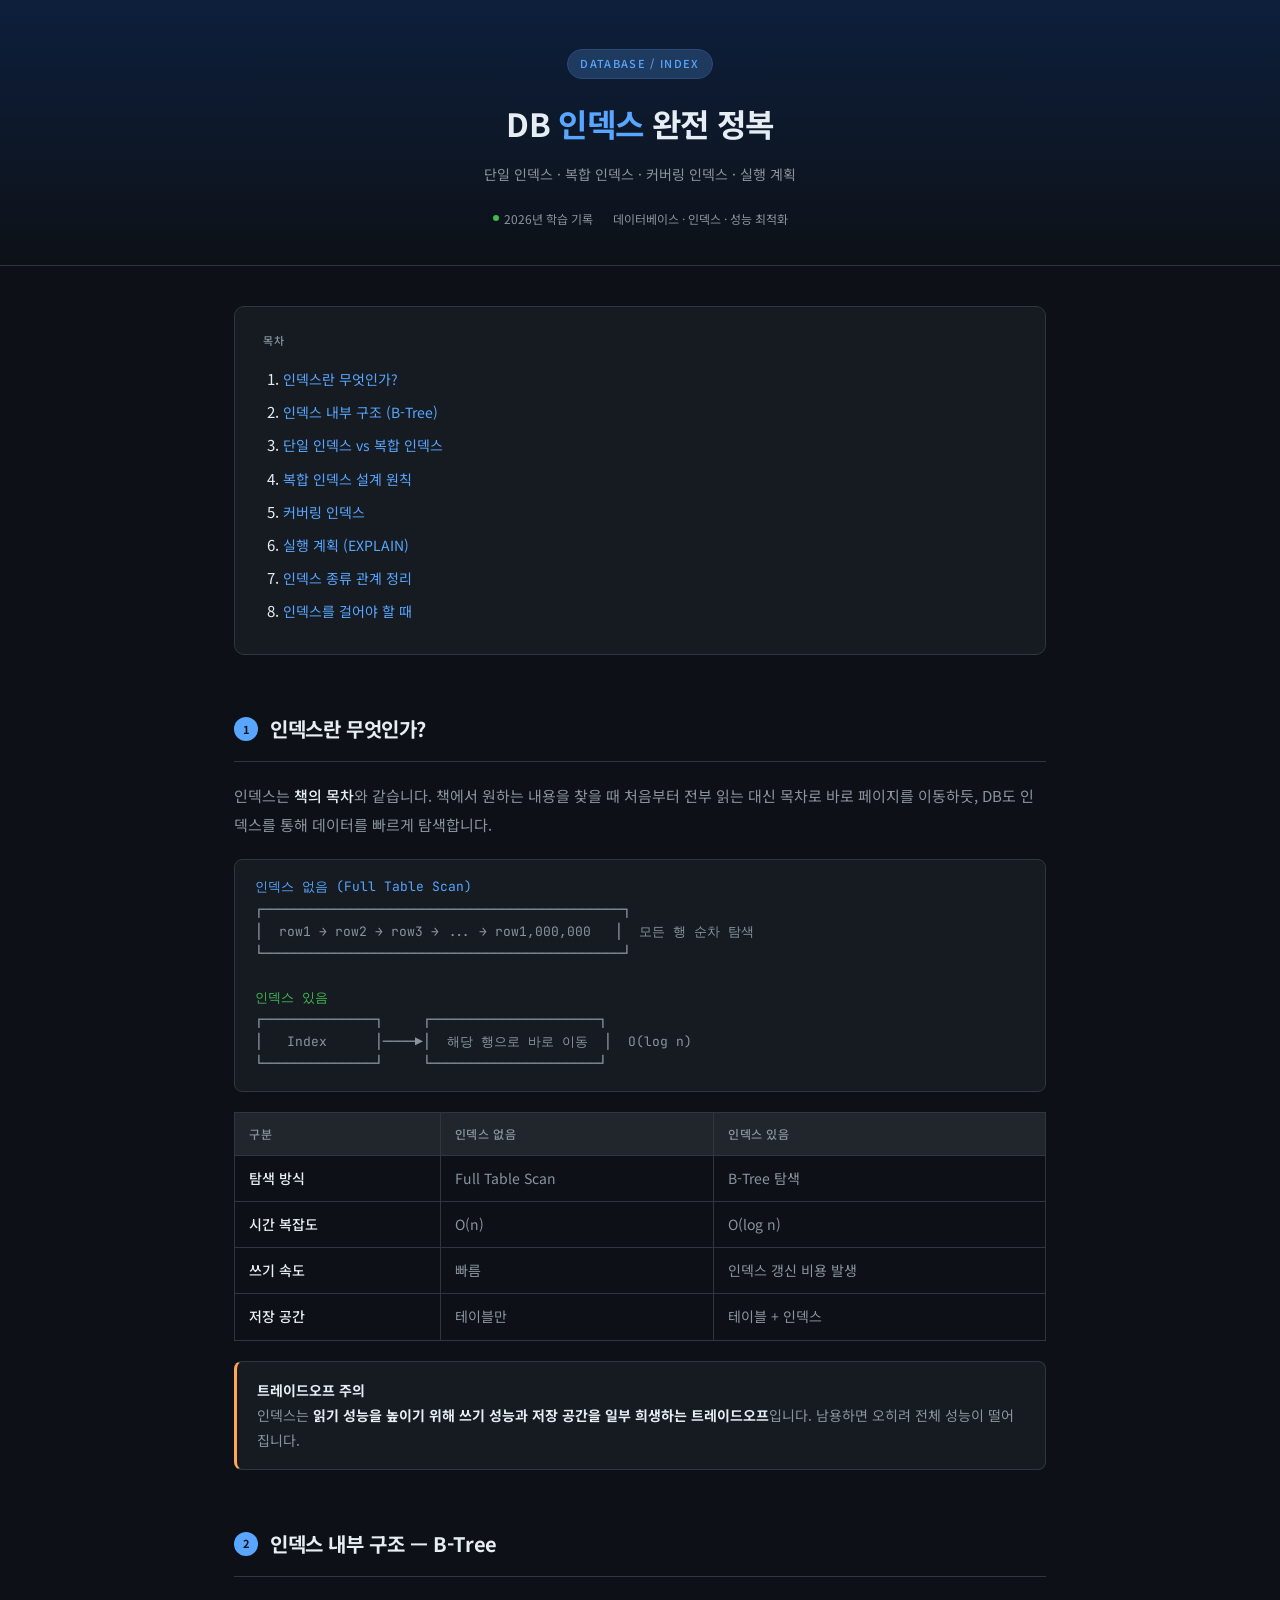
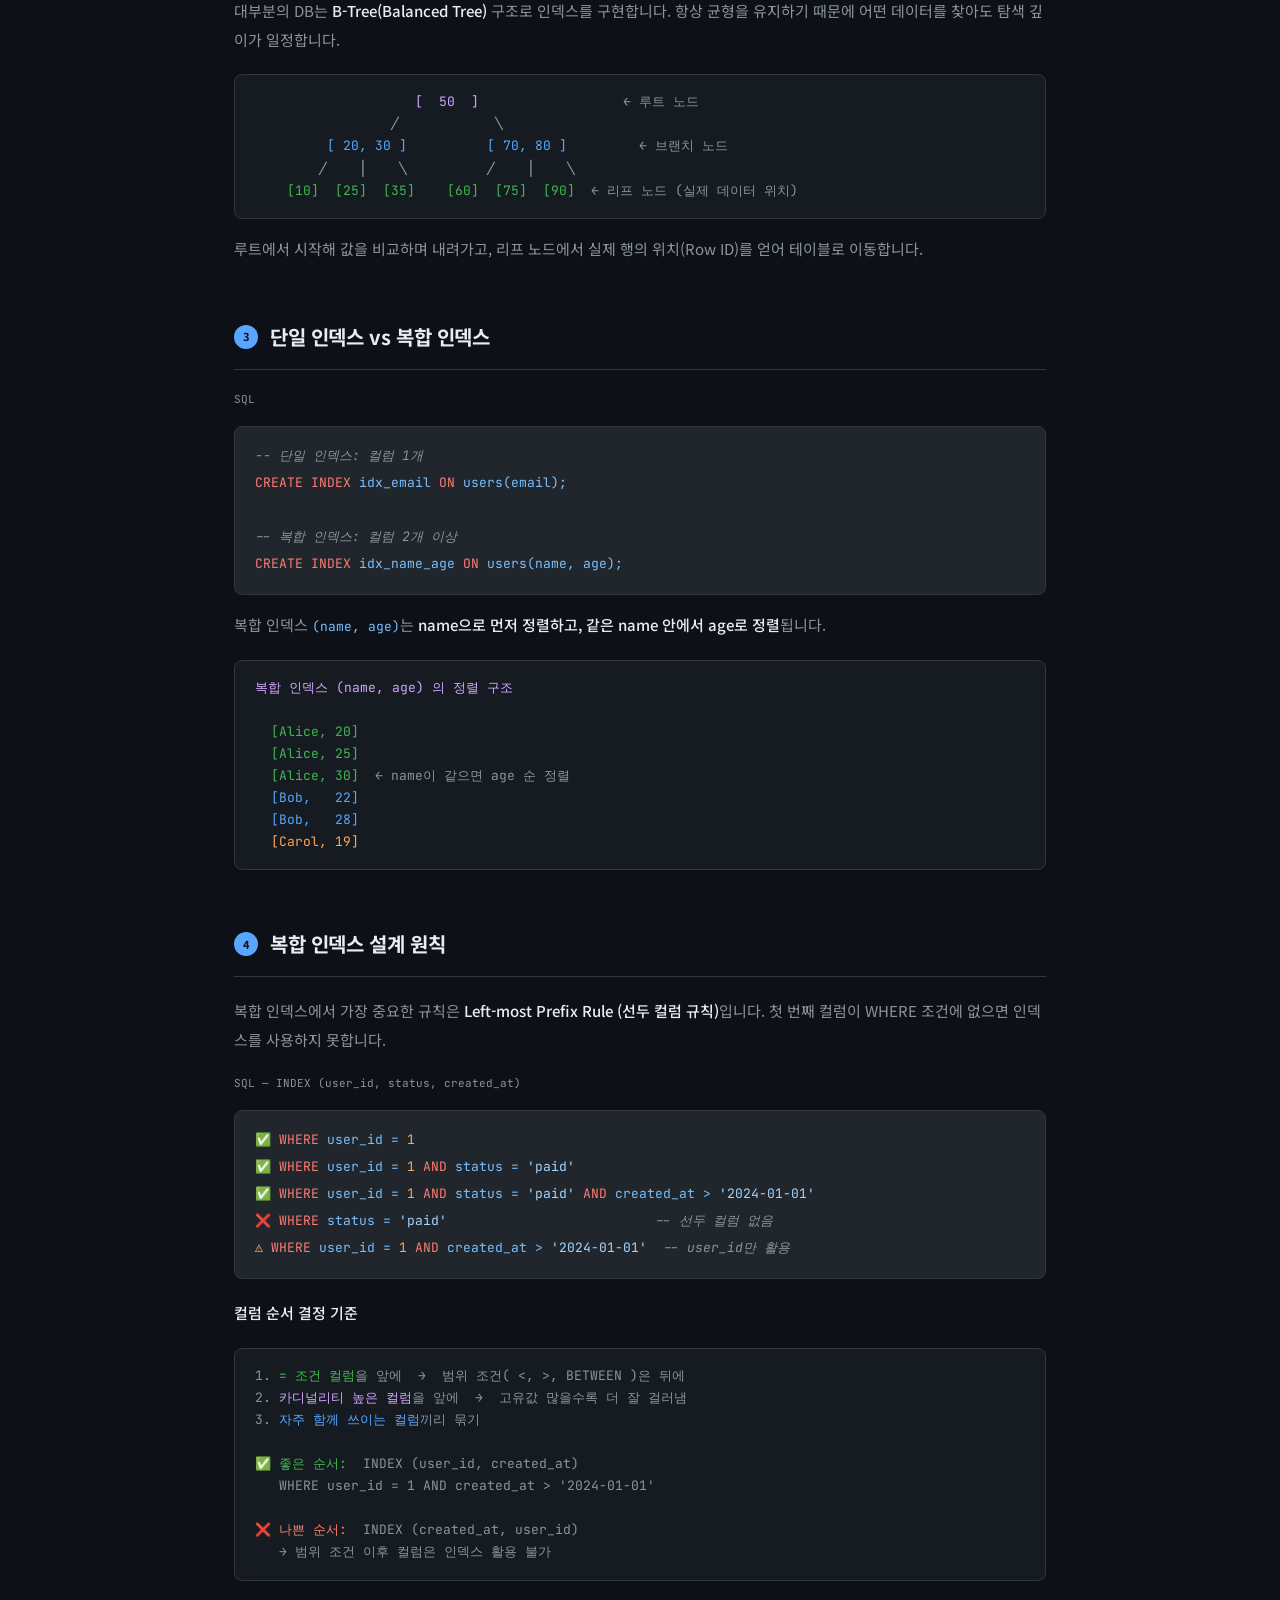
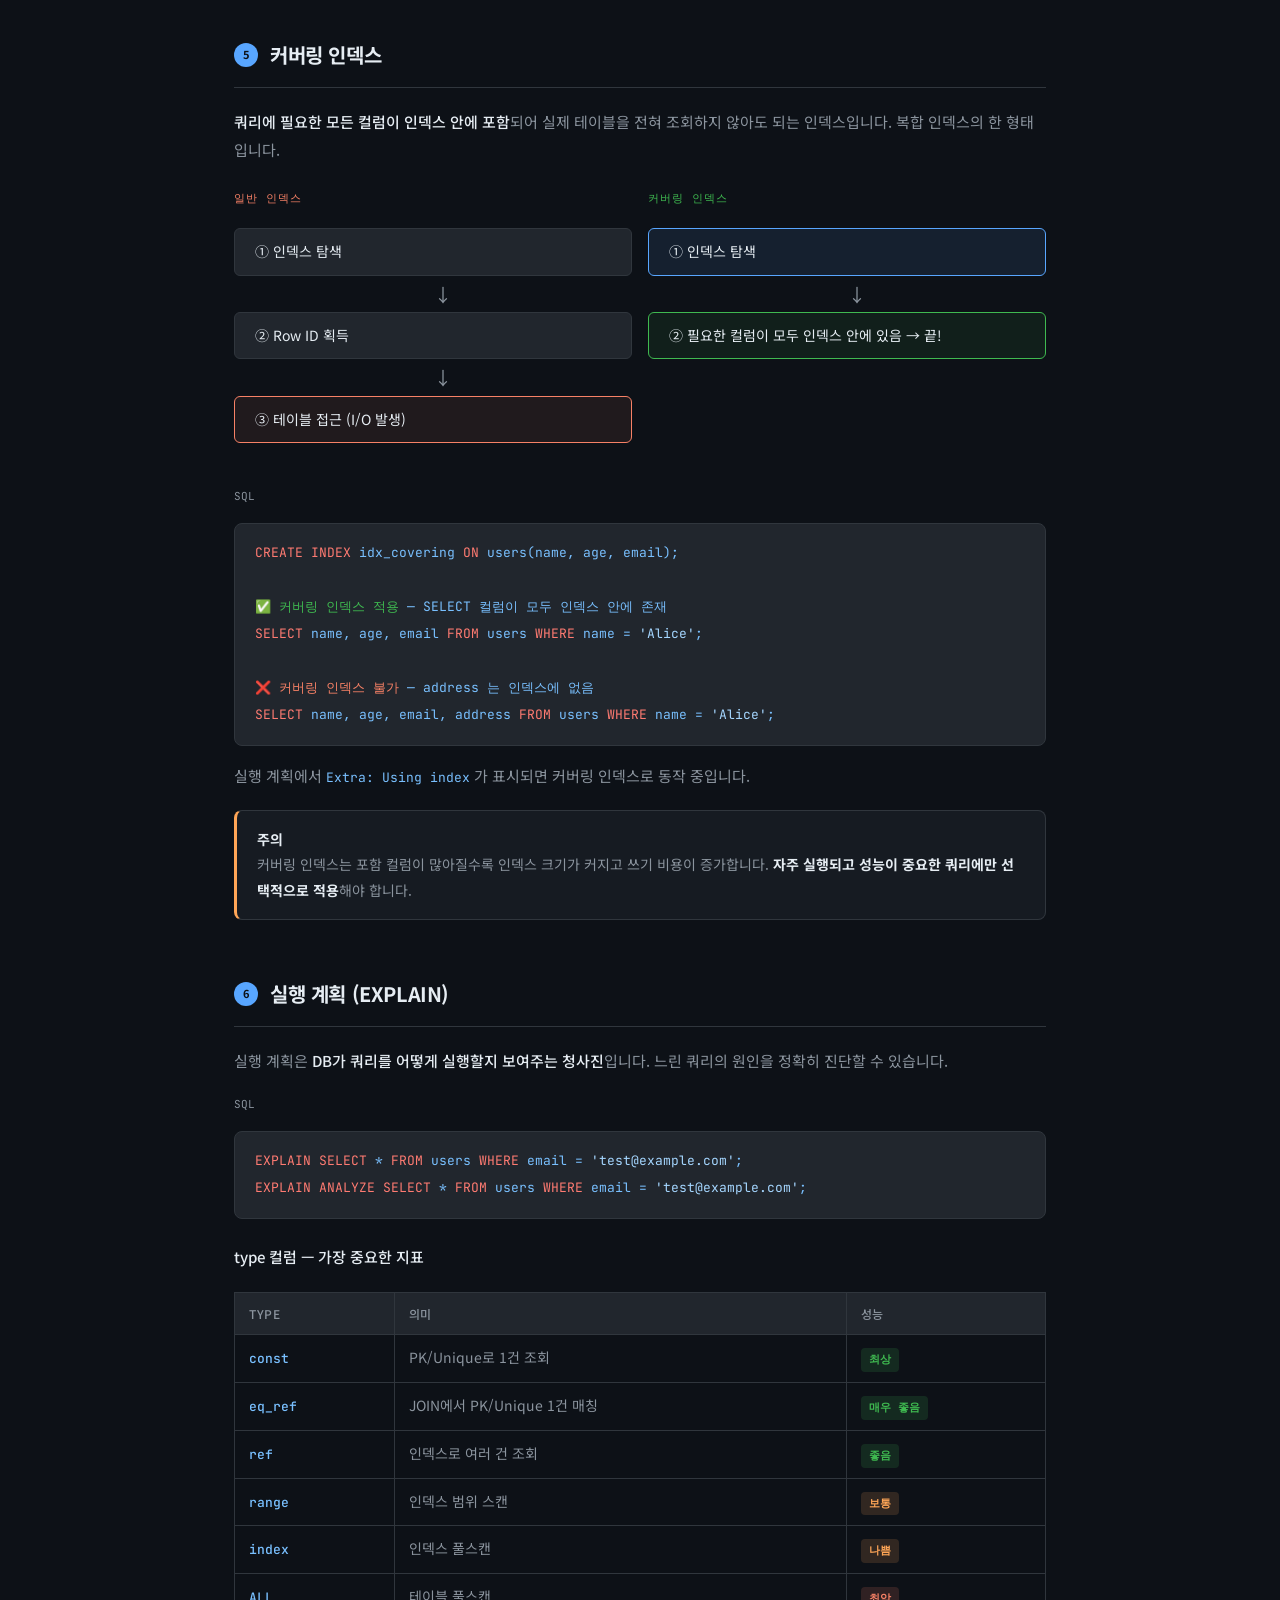
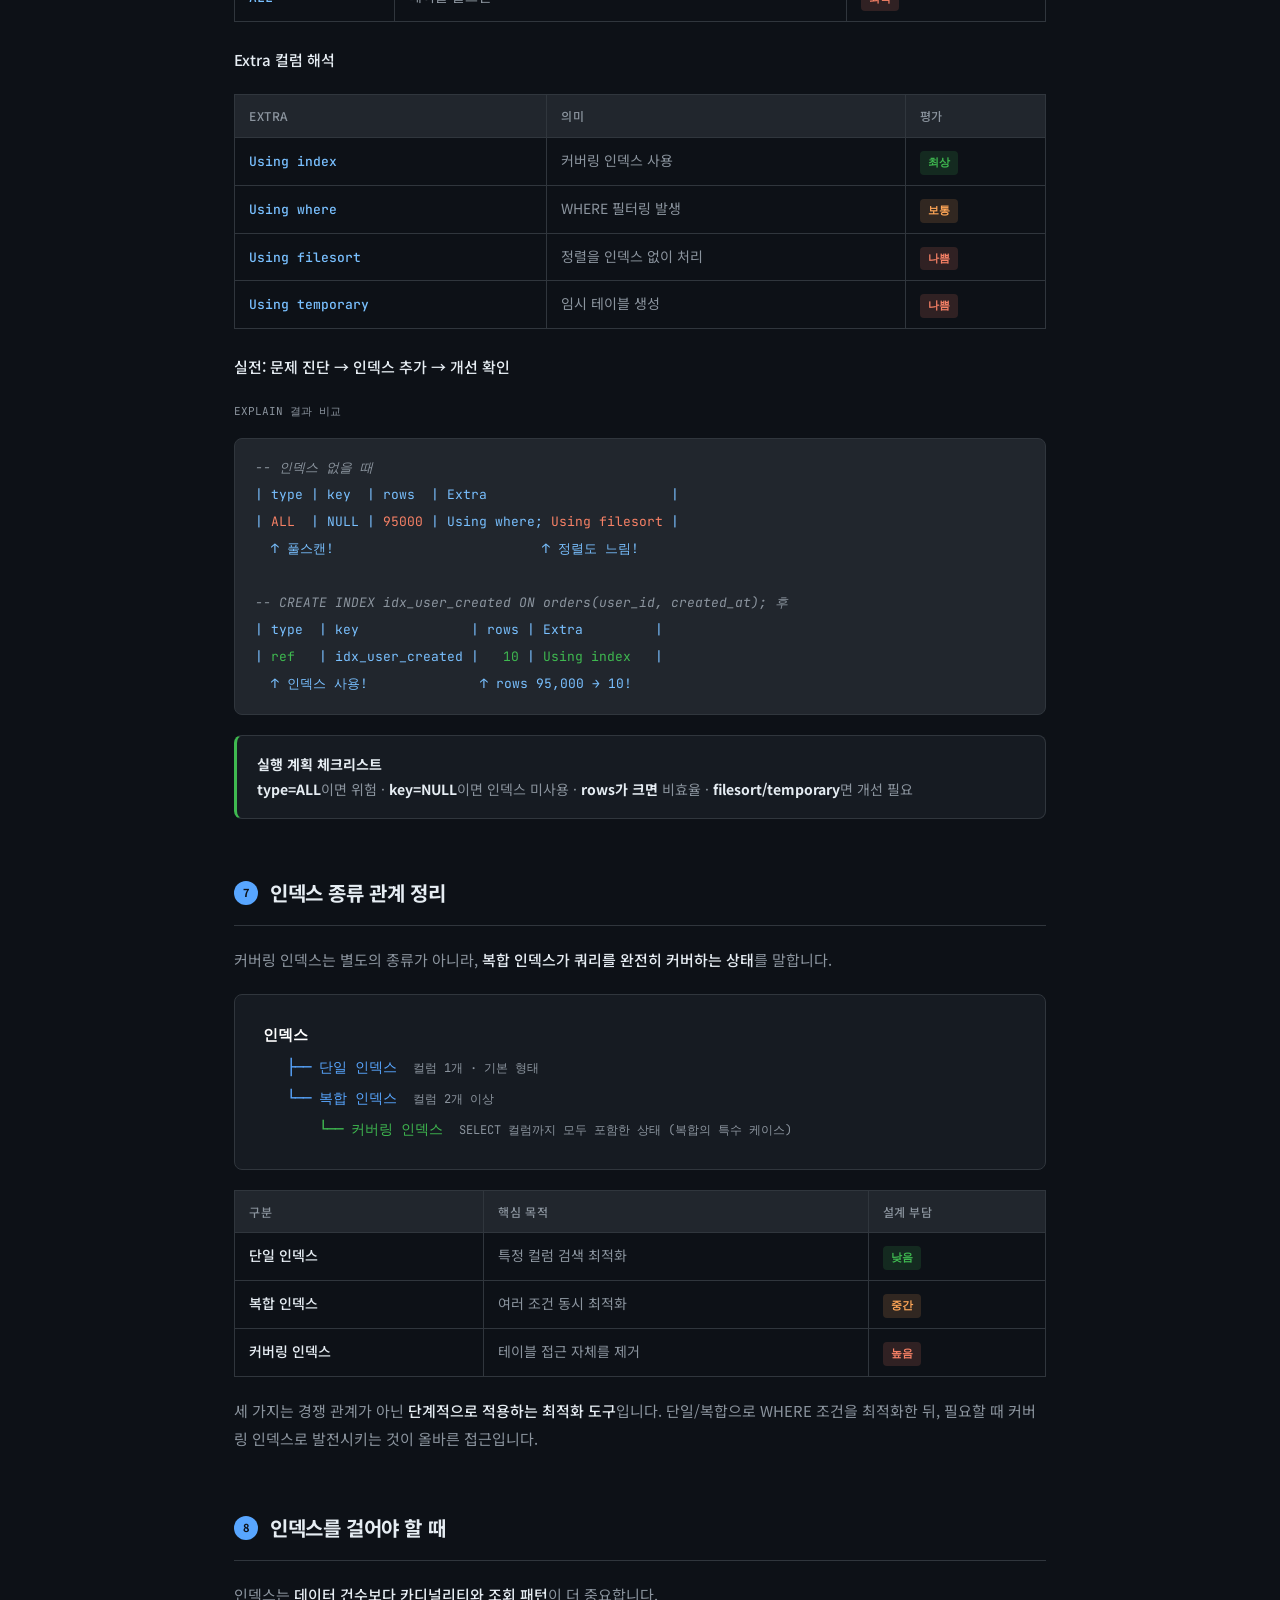
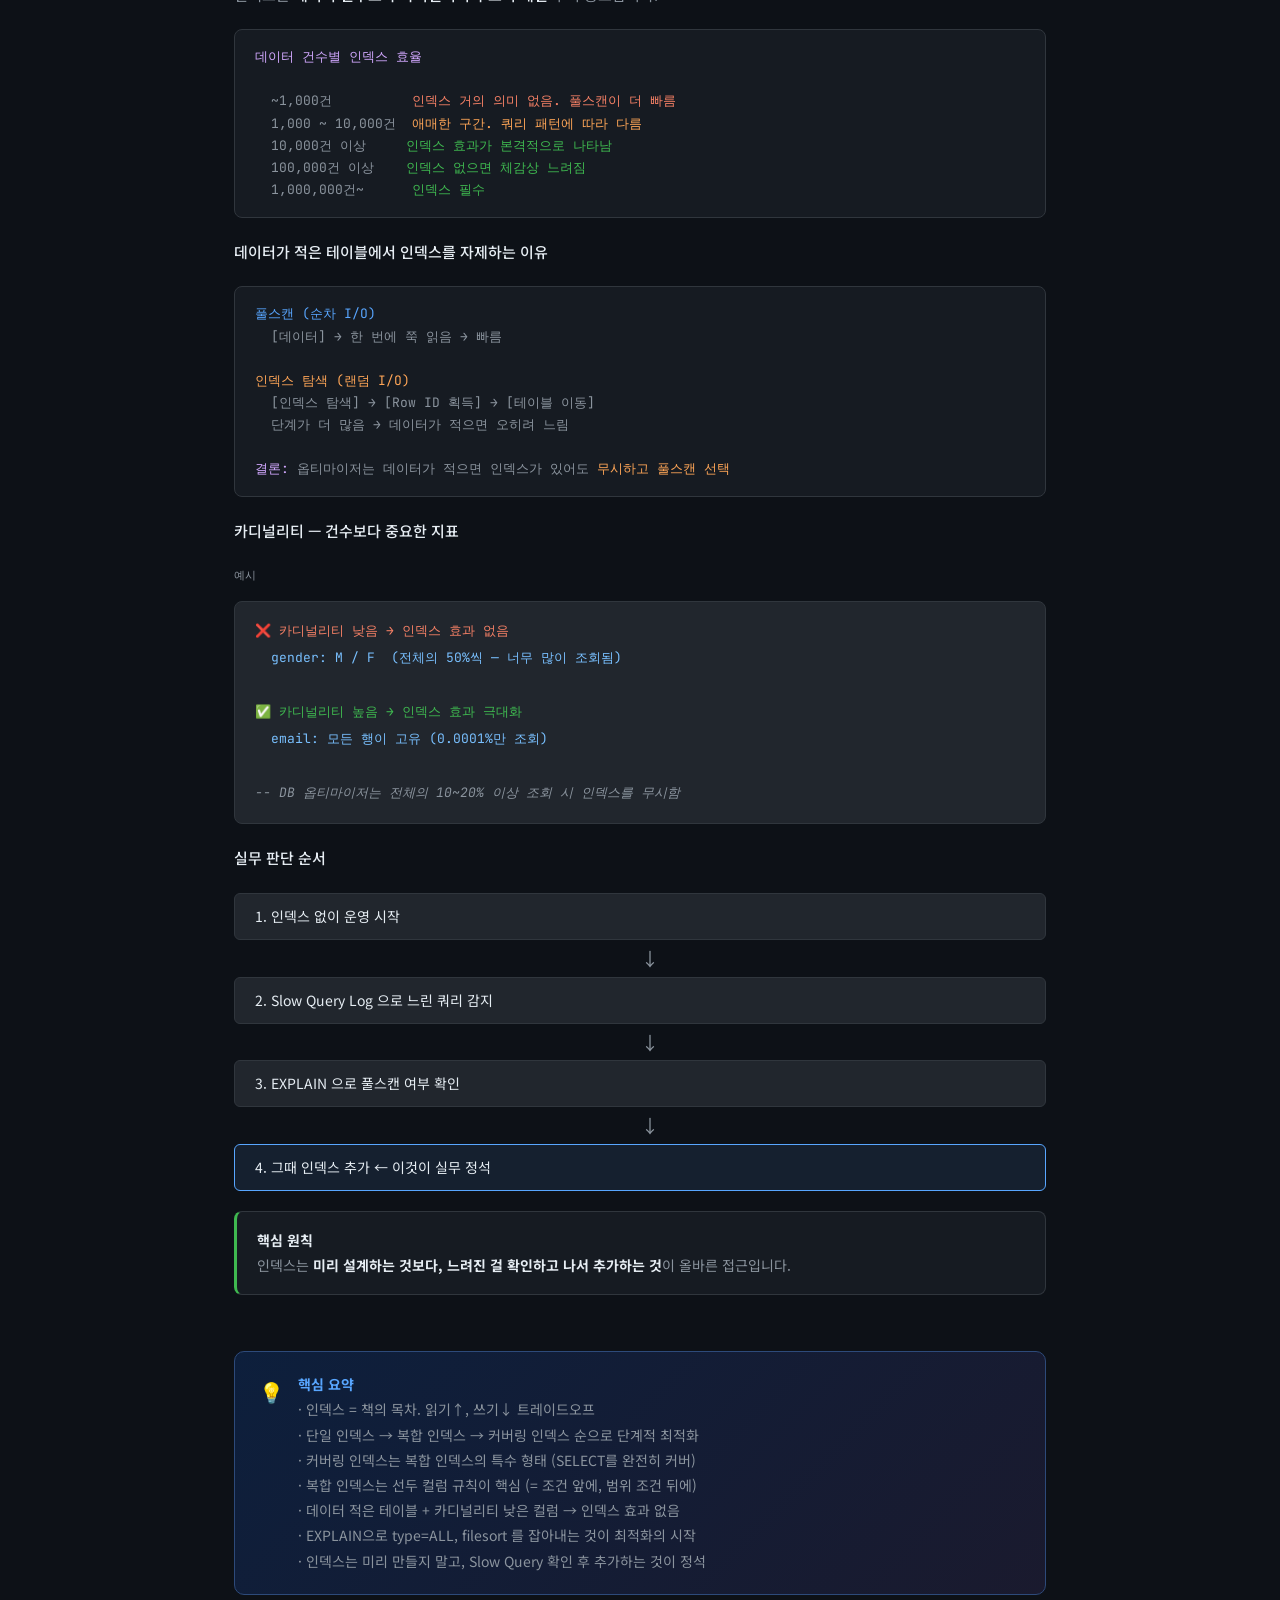
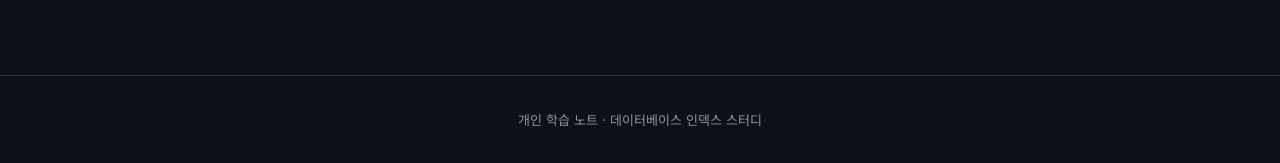
<file: docs/notes/database/db-index-study.html>
<!DOCTYPE html>
<html lang="ko">
<head>
<meta charset="UTF-8">
<meta name="viewport" content="width=device-width, initial-scale=1.0">
<title>DB 인덱스 완전 정복 — 개인 학습 노트</title>
<link href="https://fonts.googleapis.com/css2?family=Noto+Sans+KR:wght@300;400;500;700&family=JetBrains+Mono:wght@400;500&display=swap" rel="stylesheet">
<style>
  :root {
    --bg: #0d1117;
    --bg2: #161b22;
    --bg3: #21262d;
    --border: #30363d;
    --text: #e6edf3;
    --text2: #8b949e;
    --accent: #58a6ff;
    --accent2: #3fb950;
    --accent3: #f78166;
    --accent4: #d2a8ff;
    --accent5: #ffa657;
    --tag-bg: #1f3a5f;
  }
  * { box-sizing: border-box; margin: 0; padding: 0; }
  body {
    background: var(--bg);
    color: var(--text);
    font-family: 'Noto Sans KR', sans-serif;
    font-size: 15px;
    line-height: 1.8;
  }

  /* Header */
  header {
    border-bottom: 1px solid var(--border);
    padding: 48px 0 36px;
    text-align: center;
    background: linear-gradient(180deg, #0d1f3c 0%, var(--bg) 100%);
  }
  .header-tag {
    display: inline-block;
    background: var(--tag-bg);
    color: var(--accent);
    font-size: 11px;
    font-weight: 500;
    letter-spacing: 0.12em;
    text-transform: uppercase;
    padding: 4px 12px;
    border-radius: 20px;
    border: 1px solid #2d4a7a;
    margin-bottom: 16px;
  }
  header h1 {
    font-size: 32px;
    font-weight: 700;
    letter-spacing: -0.02em;
    margin-bottom: 10px;
  }
  header h1 span { color: var(--accent); }
  header p {
    color: var(--text2);
    font-size: 14px;
  }
  .header-meta {
    display: flex;
    justify-content: center;
    gap: 20px;
    margin-top: 20px;
    font-size: 12px;
    color: var(--text2);
  }
  .header-meta span {
    display: flex;
    align-items: center;
    gap: 5px;
  }
  .dot { width: 6px; height: 6px; border-radius: 50%; background: var(--accent2); display: inline-block; }

  /* Layout */
  .container { max-width: 860px; margin: 0 auto; padding: 0 24px; }

  /* TOC */
  .toc {
    background: var(--bg2);
    border: 1px solid var(--border);
    border-radius: 10px;
    padding: 24px 28px;
    margin: 40px 0;
  }
  .toc-title {
    font-size: 11px;
    font-weight: 500;
    letter-spacing: 0.1em;
    text-transform: uppercase;
    color: var(--text2);
    margin-bottom: 14px;
  }
  .toc ol { padding-left: 20px; }
  .toc li { margin: 6px 0; }
  .toc a { color: var(--accent); text-decoration: none; font-size: 14px; }
  .toc a:hover { text-decoration: underline; }

  /* Section */
  .section {
    margin: 56px 0;
    scroll-margin-top: 24px;
  }
  .section-header {
    display: flex;
    align-items: center;
    gap: 12px;
    margin-bottom: 20px;
    padding-bottom: 14px;
    border-bottom: 1px solid var(--border);
  }
  .section-num {
    background: var(--accent);
    color: #0d1117;
    font-size: 11px;
    font-weight: 700;
    width: 24px; height: 24px;
    border-radius: 50%;
    display: flex; align-items: center; justify-content: center;
    flex-shrink: 0;
  }
  .section h2 {
    font-size: 20px;
    font-weight: 700;
    letter-spacing: -0.02em;
  }

  /* Content blocks */
  .prose { color: var(--text2); line-height: 1.9; margin-bottom: 20px; }
  .prose strong { color: var(--text); font-weight: 500; }

  /* Callout */
  .callout {
    background: var(--bg2);
    border: 1px solid var(--border);
    border-left: 3px solid var(--accent);
    border-radius: 8px;
    padding: 16px 20px;
    margin: 20px 0;
    font-size: 14px;
    color: var(--text2);
  }
  .callout strong { color: var(--text); }
  .callout.green { border-left-color: var(--accent2); }
  .callout.orange { border-left-color: var(--accent5); }
  .callout.purple { border-left-color: var(--accent4); }

  /* Table */
  .table-wrap { overflow-x: auto; margin: 20px 0; }
  table { width: 100%; border-collapse: collapse; font-size: 14px; }
  th {
    background: var(--bg3);
    color: var(--text2);
    font-weight: 500;
    font-size: 12px;
    letter-spacing: 0.05em;
    text-transform: uppercase;
    padding: 10px 14px;
    border: 1px solid var(--border);
    text-align: left;
  }
  td {
    padding: 10px 14px;
    border: 1px solid var(--border);
    color: var(--text2);
    vertical-align: top;
  }
  td:first-child { color: var(--text); font-weight: 500; }
  tr:hover td { background: var(--bg2); }

  /* Badge */
  .badge {
    display: inline-block;
    font-family: 'JetBrains Mono', monospace;
    font-size: 11px;
    padding: 2px 8px;
    border-radius: 4px;
    font-weight: 700;
  }
  .badge-green  { background: rgba(63,185,80,0.15); color: var(--accent2); }
  .badge-yellow { background: rgba(255,166,87,0.15); color: var(--accent5); }
  .badge-red    { background: rgba(247,129,102,0.15); color: var(--accent3); }

  /* Code block */
  pre {
    background: var(--bg3);
    border: 1px solid var(--border);
    border-radius: 8px;
    padding: 16px 20px;
    overflow-x: auto;
    margin: 16px 0;
  }
  code {
    font-family: 'JetBrains Mono', monospace;
    font-size: 13px;
    color: #79c0ff;
  }
  .code-label {
    font-size: 11px;
    color: var(--text2);
    font-family: 'JetBrains Mono', monospace;
    margin-bottom: 4px;
  }
  /* Syntax colors */
  .kw  { color: #ff7b72; }
  .fn  { color: #79c0ff; }
  .str { color: #a5d6ff; }
  .cm  { color: #8b949e; font-style: italic; }
  .num { color: #ffa657; }
  .ok  { color: var(--accent2); }
  .ng  { color: var(--accent3); }
  .warn-c { color: var(--accent5); }
  .hi   { color: var(--accent); }
  .good { color: var(--accent2); }
  .warn { color: var(--accent5); }
  .bad  { color: var(--accent3); }
  .acc  { color: var(--accent4); }

  /* Diagram (pre-based) */
  .diagram {
    background: var(--bg2);
    border: 1px solid var(--border);
    border-radius: 8px;
    padding: 16px 20px;
    margin: 16px 0;
    overflow-x: auto;
  }
  .diagram pre {
    background: transparent;
    border: none;
    padding: 0;
    margin: 0;
    font-family: 'JetBrains Mono', monospace;
    font-size: 13px;
    color: var(--text2);
    line-height: 1.7;
    white-space: pre;
  }

  /* Tree */
  .tree {
    background: var(--bg2);
    border: 1px solid var(--border);
    border-radius: 8px;
    padding: 24px 28px;
    margin: 20px 0;
    font-family: 'JetBrains Mono', monospace;
    font-size: 14px;
    line-height: 2.2;
  }
  .tree .root { color: #fff; font-weight: 700; font-size: 15px; }
  .tree .l1   { color: var(--accent); padding-left: 24px; }
  .tree .l2   { color: var(--accent2); padding-left: 56px; }
  .tree .desc { color: var(--text2); font-size: 12px; margin-left: 8px; }

  /* Flow */
  .flow {
    display: flex;
    flex-direction: column;
    gap: 0;
    margin: 20px 0;
  }
  .flow-item {
    display: flex;
    align-items: center;
    gap: 12px;
  }
  .flow-box {
    background: var(--bg3);
    border: 1px solid var(--border);
    border-radius: 6px;
    padding: 10px 20px;
    font-size: 14px;
    color: var(--text);
    flex: 1;
  }
  .flow-box.accent { border-color: var(--accent); background: rgba(88,166,255,0.1); }
  .flow-box.green  { border-color: var(--accent2); background: rgba(63,185,80,0.08); }
  .flow-box.red    { border-color: var(--accent3); background: rgba(247,129,102,0.08); }
  .flow-arrow {
    color: var(--text2);
    font-size: 18px;
    text-align: center;
    padding: 2px 0 2px 20px;
  }
  .flow-label {
    font-family: 'JetBrains Mono', monospace;
    font-size: 11px;
    color: var(--text2);
    margin-left: 12px;
    white-space: nowrap;
  }

  /* Key insight box */
  .insight {
    background: linear-gradient(135deg, #0d1f3c 0%, #1a1a2e 100%);
    border: 1px solid #2d4a7a;
    border-radius: 10px;
    padding: 20px 24px;
    margin: 24px 0;
    display: flex;
    gap: 14px;
    align-items: flex-start;
  }
  .insight-icon { font-size: 20px; flex-shrink: 0; margin-top: 2px; }
  .insight-text { font-size: 14px; color: var(--text2); line-height: 1.8; }
  .insight-text strong { color: var(--accent); }

  /* Footer */
  footer {
    border-top: 1px solid var(--border);
    padding: 32px 0;
    text-align: center;
    color: var(--text2);
    font-size: 13px;
    margin-top: 80px;
  }

  /* Responsive */
  @media (max-width: 600px) {
    .container { padding: 0 16px; }
    .tree { padding: 20px; font-size: 12px; }
    .compare-grid { grid-template-columns: 1fr !important; }
  }
</style>
</head>
<body>

<header>
  <div class="container">
    <div class="header-tag">Database / Index</div>
    <h1>DB <span>인덱스</span> 완전 정복</h1>
    <p>단일 인덱스 · 복합 인덱스 · 커버링 인덱스 · 실행 계획</p>
    <div class="header-meta">
      <span><span class="dot"></span> 2026년 학습 기록</span>
      <span>데이터베이스 · 인덱스 · 성능 최적화</span>
    </div>
  </div>
</header>

<div class="container">

  <!-- TOC -->
  <nav class="toc">
    <div class="toc-title">목차</div>
    <ol>
      <li><a href="#s1">인덱스란 무엇인가?</a></li>
      <li><a href="#s2">인덱스 내부 구조 (B-Tree)</a></li>
      <li><a href="#s3">단일 인덱스 vs 복합 인덱스</a></li>
      <li><a href="#s4">복합 인덱스 설계 원칙</a></li>
      <li><a href="#s5">커버링 인덱스</a></li>
      <li><a href="#s6">실행 계획 (EXPLAIN)</a></li>
      <li><a href="#s7">인덱스 종류 관계 정리</a></li>
      <li><a href="#s8">인덱스를 걸어야 할 때</a></li>
    </ol>
  </nav>

  <!-- Section 1 -->
  <section class="section" id="s1">
    <div class="section-header">
      <div class="section-num">1</div>
      <h2>인덱스란 무엇인가?</h2>
    </div>

    <p class="prose">인덱스는 <strong>책의 목차</strong>와 같습니다. 책에서 원하는 내용을 찾을 때 처음부터 전부 읽는 대신 목차로 바로 페이지를 이동하듯, DB도 인덱스를 통해 데이터를 빠르게 탐색합니다.</p>

    <div class="diagram">
      <pre>
<span class="hi">인덱스 없음 (Full Table Scan)</span>
┌─────────────────────────────────────────────┐
│  row1 → row2 → row3 → ... → row1,000,000   │  모든 행 순차 탐색
└─────────────────────────────────────────────┘

<span class="good">인덱스 있음</span>
┌──────────────┐     ┌─────────────────────┐
│   Index      │────▶│  해당 행으로 바로 이동  │  O(log n)
└──────────────┘     └─────────────────────┘</pre>
    </div>

    <div class="table-wrap">
      <table>
        <thead>
          <tr><th>구분</th><th>인덱스 없음</th><th>인덱스 있음</th></tr>
        </thead>
        <tbody>
          <tr><td>탐색 방식</td><td>Full Table Scan</td><td>B-Tree 탐색</td></tr>
          <tr><td>시간 복잡도</td><td>O(n)</td><td>O(log n)</td></tr>
          <tr><td>쓰기 속도</td><td>빠름</td><td>인덱스 갱신 비용 발생</td></tr>
          <tr><td>저장 공간</td><td>테이블만</td><td>테이블 + 인덱스</td></tr>
        </tbody>
      </table>
    </div>

    <div class="callout orange">
      <strong>트레이드오프 주의</strong><br>
      인덱스는 <strong>읽기 성능을 높이기 위해 쓰기 성능과 저장 공간을 일부 희생하는 트레이드오프</strong>입니다. 남용하면 오히려 전체 성능이 떨어집니다.
    </div>
  </section>

  <!-- Section 2 -->
  <section class="section" id="s2">
    <div class="section-header">
      <div class="section-num">2</div>
      <h2>인덱스 내부 구조 — B-Tree</h2>
    </div>

    <p class="prose">대부분의 DB는 <strong>B-Tree(Balanced Tree)</strong> 구조로 인덱스를 구현합니다. 항상 균형을 유지하기 때문에 어떤 데이터를 찾아도 탐색 깊이가 일정합니다.</p>

    <div class="diagram">
      <pre>
                    <span class="acc">[  50  ]</span>                  ← 루트 노드
                 ╱            ╲
         <span class="hi">[ 20, 30 ]</span>          <span class="hi">[ 70, 80 ]</span>         ← 브랜치 노드
        ╱    │    ╲          ╱    │    ╲
    <span class="good">[10]</span>  <span class="good">[25]</span>  <span class="good">[35]</span>    <span class="good">[60]</span>  <span class="good">[75]</span>  <span class="good">[90]</span>  ← 리프 노드 (실제 데이터 위치)</pre>
    </div>

    <p class="prose">루트에서 시작해 값을 비교하며 내려가고, 리프 노드에서 실제 행의 위치(Row ID)를 얻어 테이블로 이동합니다.</p>
  </section>

  <!-- Section 3 -->
  <section class="section" id="s3">
    <div class="section-header">
      <div class="section-num">3</div>
      <h2>단일 인덱스 vs 복합 인덱스</h2>
    </div>

    <div class="code-label">SQL</div>
    <pre><code><span class="cm">-- 단일 인덱스: 컬럼 1개</span>
<span class="kw">CREATE INDEX</span> idx_email <span class="kw">ON</span> users(email);

<span class="cm">-- 복합 인덱스: 컬럼 2개 이상</span>
<span class="kw">CREATE INDEX</span> idx_name_age <span class="kw">ON</span> users(name, age);</code></pre>

    <p class="prose">복합 인덱스 <code>(name, age)</code>는 <strong>name으로 먼저 정렬하고, 같은 name 안에서 age로 정렬</strong>됩니다.</p>

    <div class="diagram">
      <pre>
<span class="acc">복합 인덱스 (name, age) 의 정렬 구조</span>

  <span class="good">[Alice, 20]</span>
  <span class="good">[Alice, 25]</span>
  <span class="good">[Alice, 30]</span>  ← name이 같으면 age 순 정렬
  <span class="hi">[Bob,   22]</span>
  <span class="hi">[Bob,   28]</span>
  <span class="warn">[Carol, 19]</span></pre>
    </div>
  </section>

  <!-- Section 4 -->
  <section class="section" id="s4">
    <div class="section-header">
      <div class="section-num">4</div>
      <h2>복합 인덱스 설계 원칙</h2>
    </div>

    <p class="prose">복합 인덱스에서 가장 중요한 규칙은 <strong>Left-most Prefix Rule (선두 컬럼 규칙)</strong>입니다. 첫 번째 컬럼이 WHERE 조건에 없으면 인덱스를 사용하지 못합니다.</p>

    <div class="code-label">SQL — INDEX (user_id, status, created_at)</div>
    <pre><code><span class="ok">✅</span> <span class="kw">WHERE</span> user_id = <span class="num">1</span>
<span class="ok">✅</span> <span class="kw">WHERE</span> user_id = <span class="num">1</span> <span class="kw">AND</span> status = <span class="str">'paid'</span>
<span class="ok">✅</span> <span class="kw">WHERE</span> user_id = <span class="num">1</span> <span class="kw">AND</span> status = <span class="str">'paid'</span> <span class="kw">AND</span> created_at > <span class="str">'2024-01-01'</span>
<span class="ng">❌</span> <span class="kw">WHERE</span> status = <span class="str">'paid'</span>                          <span class="cm">-- 선두 컬럼 없음</span>
<span class="warn-c">⚠️</span> <span class="kw">WHERE</span> user_id = <span class="num">1</span> <span class="kw">AND</span> created_at > <span class="str">'2024-01-01'</span>  <span class="cm">-- user_id만 활용</span></code></pre>

    <p class="prose" style="margin-top: 20px;"><strong>컬럼 순서 결정 기준</strong></p>
    <div class="diagram">
      <pre>
1. <span class="good">= 조건 컬럼</span>을 앞에  →  범위 조건( &lt;, &gt;, BETWEEN )은 뒤에
2. <span class="acc">카디널리티 높은 컬럼</span>을 앞에  →  고유값 많을수록 더 잘 걸러냄
3. <span class="hi">자주 함께 쓰이는 컬럼</span>끼리 묶기

<span class="good">✅ 좋은 순서:</span>  INDEX (user_id, created_at)
   WHERE user_id = 1 AND created_at > '2024-01-01'

<span class="bad">❌ 나쁜 순서:</span>  INDEX (created_at, user_id)
   → 범위 조건 이후 컬럼은 인덱스 활용 불가</pre>
    </div>
  </section>

  <!-- Section 5 -->
  <section class="section" id="s5">
    <div class="section-header">
      <div class="section-num">5</div>
      <h2>커버링 인덱스</h2>
    </div>

    <p class="prose"><strong>쿼리에 필요한 모든 컬럼이 인덱스 안에 포함</strong>되어 실제 테이블을 전혀 조회하지 않아도 되는 인덱스입니다. 복합 인덱스의 한 형태입니다.</p>

    <div class="compare-grid" style="display: grid; grid-template-columns: 1fr 1fr; gap: 16px; margin: 24px 0;">
      <div>
        <p style="font-family: 'JetBrains Mono', monospace; font-size: 11px; color: var(--accent3); letter-spacing: 1px; margin-bottom: 8px;">일반 인덱스</p>
        <div class="flow">
          <div class="flow-item"><div class="flow-box">① 인덱스 탐색</div></div>
          <div class="flow-arrow">↓</div>
          <div class="flow-item"><div class="flow-box">② Row ID 획득</div></div>
          <div class="flow-arrow">↓</div>
          <div class="flow-item"><div class="flow-box red">③ 테이블 접근 (I/O 발생)</div></div>
        </div>
      </div>
      <div>
        <p style="font-family: 'JetBrains Mono', monospace; font-size: 11px; color: var(--accent2); letter-spacing: 1px; margin-bottom: 8px;">커버링 인덱스</p>
        <div class="flow">
          <div class="flow-item"><div class="flow-box accent">① 인덱스 탐색</div></div>
          <div class="flow-arrow">↓</div>
          <div class="flow-item"><div class="flow-box green">② 필요한 컬럼이 모두 인덱스 안에 있음 → 끝!</div></div>
        </div>
      </div>
    </div>

    <div class="code-label">SQL</div>
    <pre><code><span class="kw">CREATE INDEX</span> idx_covering <span class="kw">ON</span> users(name, age, email);

<span class="ok">✅ 커버링 인덱스 적용</span> — SELECT 컬럼이 모두 인덱스 안에 존재
<span class="kw">SELECT</span> name, age, email <span class="kw">FROM</span> users <span class="kw">WHERE</span> name = <span class="str">'Alice'</span>;

<span class="ng">❌ 커버링 인덱스 불가</span> — address 는 인덱스에 없음
<span class="kw">SELECT</span> name, age, email, address <span class="kw">FROM</span> users <span class="kw">WHERE</span> name = <span class="str">'Alice'</span>;</code></pre>

    <p class="prose">실행 계획에서 <code>Extra: Using index</code> 가 표시되면 커버링 인덱스로 동작 중입니다.</p>

    <div class="callout orange">
      <strong>주의</strong><br>
      커버링 인덱스는 포함 컬럼이 많아질수록 인덱스 크기가 커지고 쓰기 비용이 증가합니다. <strong>자주 실행되고 성능이 중요한 쿼리에만 선택적으로 적용</strong>해야 합니다.
    </div>
  </section>

  <!-- Section 6 -->
  <section class="section" id="s6">
    <div class="section-header">
      <div class="section-num">6</div>
      <h2>실행 계획 (EXPLAIN)</h2>
    </div>

    <p class="prose">실행 계획은 <strong>DB가 쿼리를 어떻게 실행할지 보여주는 청사진</strong>입니다. 느린 쿼리의 원인을 정확히 진단할 수 있습니다.</p>

    <div class="code-label">SQL</div>
    <pre><code><span class="kw">EXPLAIN</span> <span class="kw">SELECT</span> * <span class="kw">FROM</span> users <span class="kw">WHERE</span> email = <span class="str">'test@example.com'</span>;
<span class="kw">EXPLAIN ANALYZE</span> <span class="kw">SELECT</span> * <span class="kw">FROM</span> users <span class="kw">WHERE</span> email = <span class="str">'test@example.com'</span>;</code></pre>

    <p class="prose" style="margin-top: 24px;"><strong>type 컬럼 — 가장 중요한 지표</strong></p>
    <div class="table-wrap">
      <table>
        <thead>
          <tr><th>type</th><th>의미</th><th>성능</th></tr>
        </thead>
        <tbody>
          <tr><td><code>const</code></td><td>PK/Unique로 1건 조회</td><td><span class="badge badge-green">최상</span></td></tr>
          <tr><td><code>eq_ref</code></td><td>JOIN에서 PK/Unique 1건 매칭</td><td><span class="badge badge-green">매우 좋음</span></td></tr>
          <tr><td><code>ref</code></td><td>인덱스로 여러 건 조회</td><td><span class="badge badge-green">좋음</span></td></tr>
          <tr><td><code>range</code></td><td>인덱스 범위 스캔</td><td><span class="badge badge-yellow">보통</span></td></tr>
          <tr><td><code>index</code></td><td>인덱스 풀스캔</td><td><span class="badge badge-yellow">나쁨</span></td></tr>
          <tr><td><code>ALL</code></td><td>테이블 풀스캔</td><td><span class="badge badge-red">최악</span></td></tr>
        </tbody>
      </table>
    </div>

    <p class="prose" style="margin-top: 24px;"><strong>Extra 컬럼 해석</strong></p>
    <div class="table-wrap">
      <table>
        <thead>
          <tr><th>Extra</th><th>의미</th><th>평가</th></tr>
        </thead>
        <tbody>
          <tr><td><code>Using index</code></td><td>커버링 인덱스 사용</td><td><span class="badge badge-green">최상</span></td></tr>
          <tr><td><code>Using where</code></td><td>WHERE 필터링 발생</td><td><span class="badge badge-yellow">보통</span></td></tr>
          <tr><td><code>Using filesort</code></td><td>정렬을 인덱스 없이 처리</td><td><span class="badge badge-red">나쁨</span></td></tr>
          <tr><td><code>Using temporary</code></td><td>임시 테이블 생성</td><td><span class="badge badge-red">나쁨</span></td></tr>
        </tbody>
      </table>
    </div>

    <p class="prose" style="margin-top: 24px;"><strong>실전: 문제 진단 → 인덱스 추가 → 개선 확인</strong></p>
    <div class="code-label">EXPLAIN 결과 비교</div>
    <pre><code><span class="cm">-- 인덱스 없을 때</span>
| type | key  | rows  | Extra                       |
| <span class="ng">ALL</span>  | NULL | <span class="ng">95000</span> | Using where; <span class="ng">Using filesort</span> |
  ↑ 풀스캔!                          ↑ 정렬도 느림!

<span class="cm">-- CREATE INDEX idx_user_created ON orders(user_id, created_at); 후</span>
| type  | key              | rows | Extra         |
| <span class="ok">ref</span>   | idx_user_created |   <span class="ok">10</span> | <span class="ok">Using index</span>   |
  ↑ 인덱스 사용!              ↑ rows 95,000 → 10!</code></pre>

    <div class="callout green">
      <strong>실행 계획 체크리스트</strong><br>
      <strong>type=ALL</strong>이면 위험 · <strong>key=NULL</strong>이면 인덱스 미사용 · <strong>rows가 크면</strong> 비효율 · <strong>filesort/temporary</strong>면 개선 필요
    </div>
  </section>

  <!-- Section 7 -->
  <section class="section" id="s7">
    <div class="section-header">
      <div class="section-num">7</div>
      <h2>인덱스 종류 관계 정리</h2>
    </div>

    <p class="prose">커버링 인덱스는 별도의 종류가 아니라, <strong>복합 인덱스가 쿼리를 완전히 커버하는 상태</strong>를 말합니다.</p>

    <div class="tree">
      <div class="root">인덱스</div>
      <div class="l1">├── 단일 인덱스 <span class="desc">컬럼 1개 · 기본 형태</span></div>
      <div class="l1">└── 복합 인덱스 <span class="desc">컬럼 2개 이상</span></div>
      <div class="l2">└── 커버링 인덱스 <span class="desc">SELECT 컬럼까지 모두 포함한 상태 (복합의 특수 케이스)</span></div>
    </div>

    <div class="table-wrap" style="margin-top: 20px;">
      <table>
        <thead>
          <tr><th>구분</th><th>핵심 목적</th><th>설계 부담</th></tr>
        </thead>
        <tbody>
          <tr><td>단일 인덱스</td><td>특정 컬럼 검색 최적화</td><td><span class="badge badge-green">낮음</span></td></tr>
          <tr><td>복합 인덱스</td><td>여러 조건 동시 최적화</td><td><span class="badge badge-yellow">중간</span></td></tr>
          <tr><td>커버링 인덱스</td><td>테이블 접근 자체를 제거</td><td><span class="badge badge-red">높음</span></td></tr>
        </tbody>
      </table>
    </div>

    <p class="prose" style="margin-top: 16px;">세 가지는 경쟁 관계가 아닌 <strong>단계적으로 적용하는 최적화 도구</strong>입니다. 단일/복합으로 WHERE 조건을 최적화한 뒤, 필요할 때 커버링 인덱스로 발전시키는 것이 올바른 접근입니다.</p>
  </section>

  <!-- Section 8 -->
  <section class="section" id="s8">
    <div class="section-header">
      <div class="section-num">8</div>
      <h2>인덱스를 걸어야 할 때</h2>
    </div>

    <p class="prose">인덱스는 <strong>데이터 건수보다 카디널리티와 조회 패턴</strong>이 더 중요합니다.</p>

    <div class="diagram">
      <pre>
<span class="acc">데이터 건수별 인덱스 효율</span>

  ~1,000건          <span class="bad">인덱스 거의 의미 없음. 풀스캔이 더 빠름</span>
  1,000 ~ 10,000건  <span class="warn">애매한 구간. 쿼리 패턴에 따라 다름</span>
  10,000건 이상     <span class="good">인덱스 효과가 본격적으로 나타남</span>
  100,000건 이상    <span class="good">인덱스 없으면 체감상 느려짐</span>
  1,000,000건~      <span class="good">인덱스 필수</span></pre>
    </div>

    <p class="prose" style="margin-top: 20px;"><strong>데이터가 적은 테이블에서 인덱스를 자제하는 이유</strong></p>

    <div class="diagram">
      <pre>
<span class="hi">풀스캔 (순차 I/O)</span>
  [데이터] → 한 번에 쭉 읽음 → 빠름

<span class="warn">인덱스 탐색 (랜덤 I/O)</span>
  [인덱스 탐색] → [Row ID 획득] → [테이블 이동]
  단계가 더 많음 → 데이터가 적으면 오히려 느림

<span class="acc">결론:</span> 옵티마이저는 데이터가 적으면 인덱스가 있어도 <span class="warn">무시하고 풀스캔 선택</span></pre>
    </div>

    <p class="prose" style="margin-top: 20px;"><strong>카디널리티 — 건수보다 중요한 지표</strong></p>
    <div class="code-label">예시</div>
    <pre><code><span class="ng">❌ 카디널리티 낮음 → 인덱스 효과 없음</span>
  gender: M / F  (전체의 50%씩 — 너무 많이 조회됨)

<span class="ok">✅ 카디널리티 높음 → 인덱스 효과 극대화</span>
  email: 모든 행이 고유 (0.0001%만 조회)

<span class="cm">-- DB 옵티마이저는 전체의 10~20% 이상 조회 시 인덱스를 무시함</span></code></pre>

    <p class="prose" style="margin-top: 20px;"><strong>실무 판단 순서</strong></p>
    <div class="flow">
      <div class="flow-item"><div class="flow-box">1. 인덱스 없이 운영 시작</div></div>
      <div class="flow-arrow">↓</div>
      <div class="flow-item"><div class="flow-box">2. Slow Query Log 으로 느린 쿼리 감지</div></div>
      <div class="flow-arrow">↓</div>
      <div class="flow-item"><div class="flow-box">3. EXPLAIN 으로 풀스캔 여부 확인</div></div>
      <div class="flow-arrow">↓</div>
      <div class="flow-item"><div class="flow-box accent">4. 그때 인덱스 추가 ← 이것이 실무 정석</div></div>
    </div>

    <div class="callout green">
      <strong>핵심 원칙</strong><br>
      인덱스는 <strong>미리 설계하는 것보다, 느려진 걸 확인하고 나서 추가하는 것</strong>이 올바른 접근입니다.
    </div>
  </section>

  <!-- 최종 요약 -->
  <div class="insight" style="margin-top: 56px;">
    <div class="insight-icon">💡</div>
    <div class="insight-text">
      <strong>핵심 요약</strong><br>
      · 인덱스 = 책의 목차. 읽기↑, 쓰기↓ 트레이드오프<br>
      · 단일 인덱스 → 복합 인덱스 → 커버링 인덱스 순으로 단계적 최적화<br>
      · 커버링 인덱스는 복합 인덱스의 특수 형태 (SELECT를 완전히 커버)<br>
      · 복합 인덱스는 선두 컬럼 규칙이 핵심 (= 조건 앞에, 범위 조건 뒤에)<br>
      · 데이터 적은 테이블 + 카디널리티 낮은 컬럼 → 인덱스 효과 없음<br>
      · EXPLAIN으로 type=ALL, filesort 를 잡아내는 것이 최적화의 시작<br>
      · 인덱스는 미리 만들지 말고, Slow Query 확인 후 추가하는 것이 정석
    </div>
  </div>

</div>

<footer>
  <div class="container">
    <p>개인 학습 노트 · 데이터베이스 인덱스 스터디</p>
  </div>
</footer>

</body>
</html>
</file>
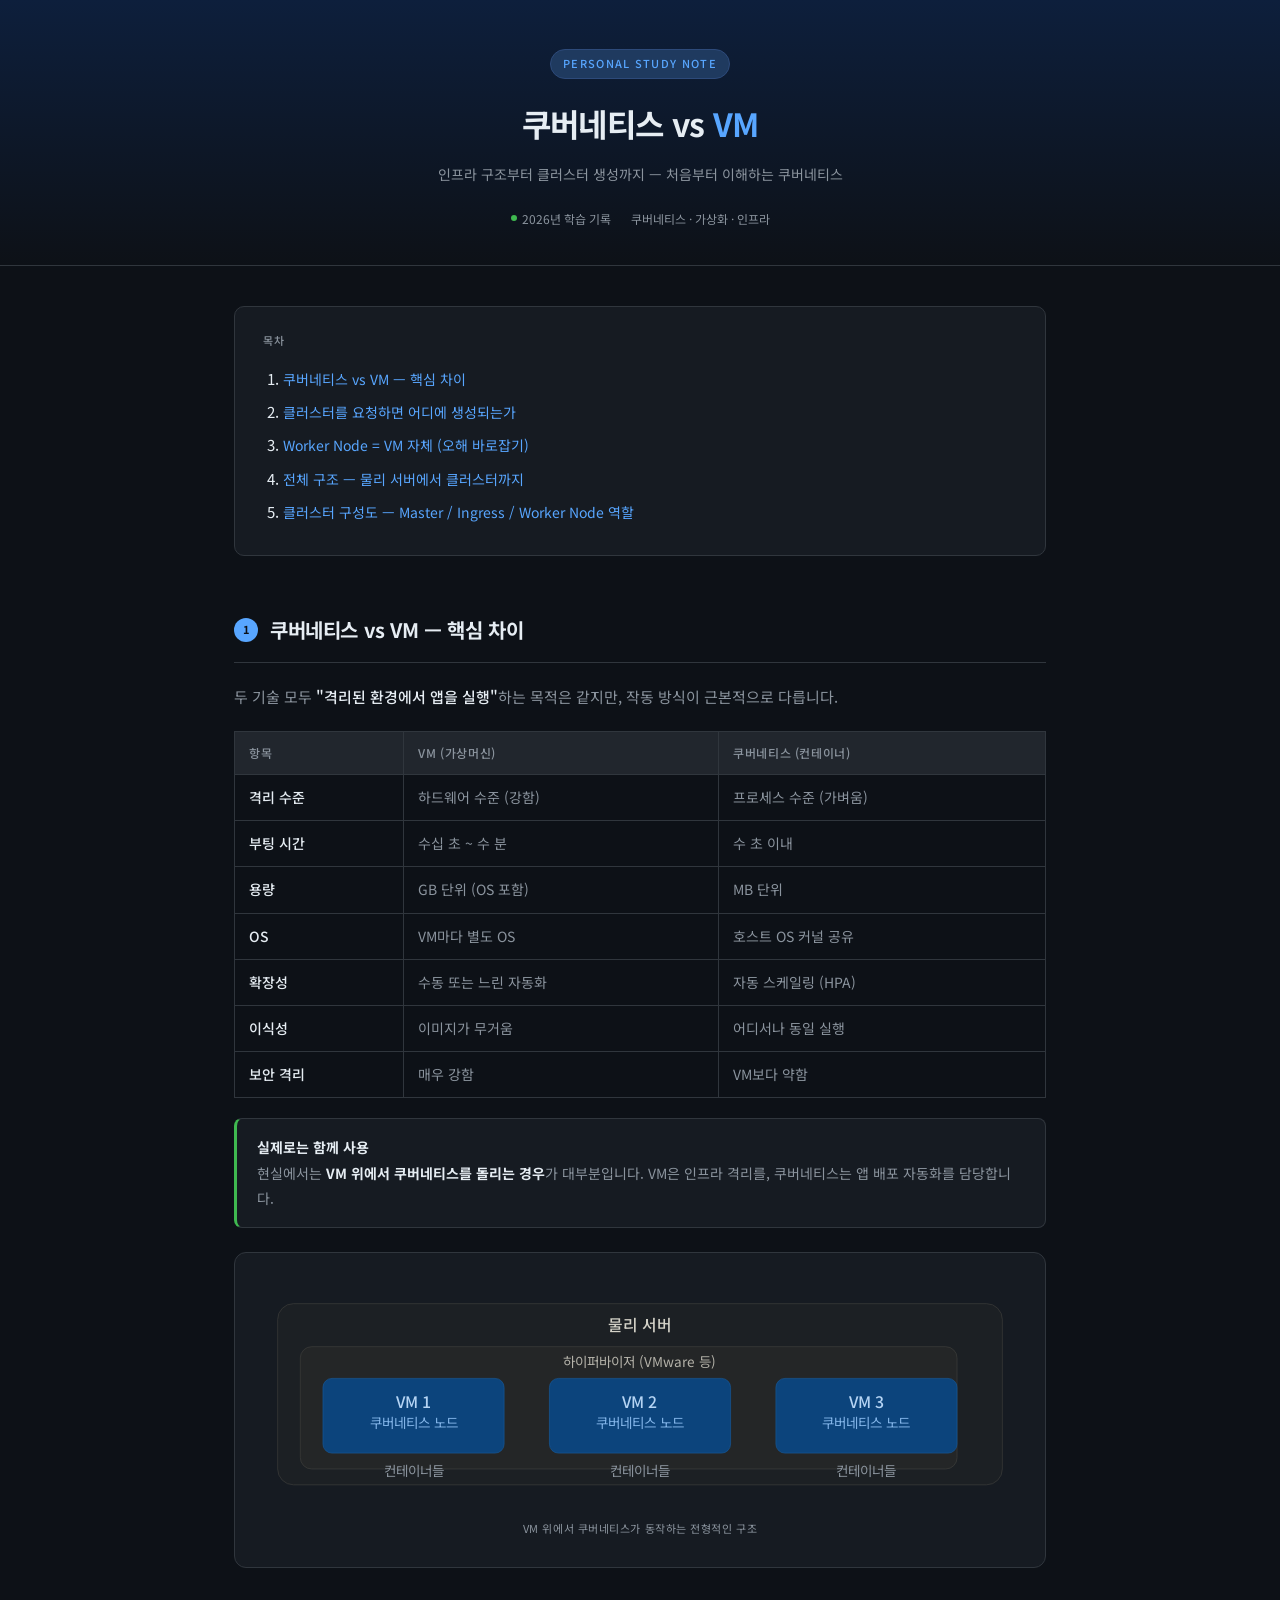
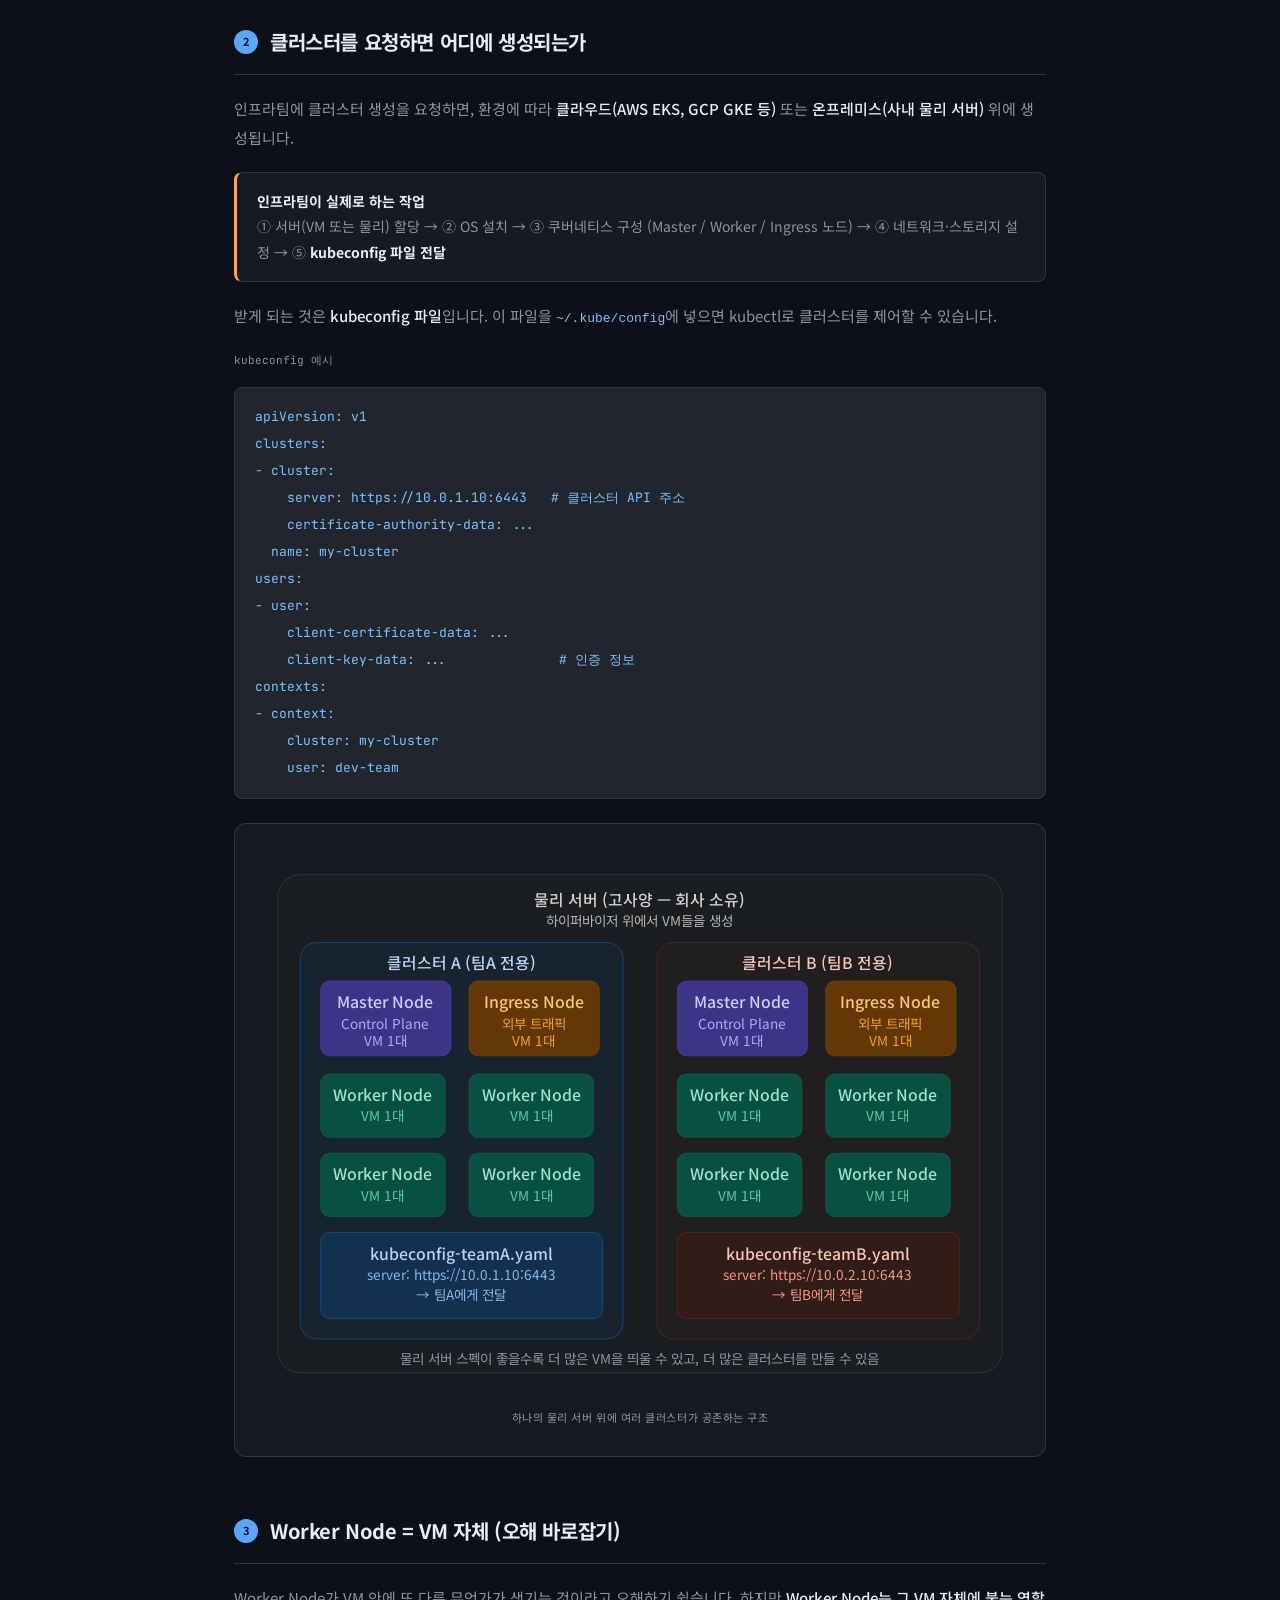
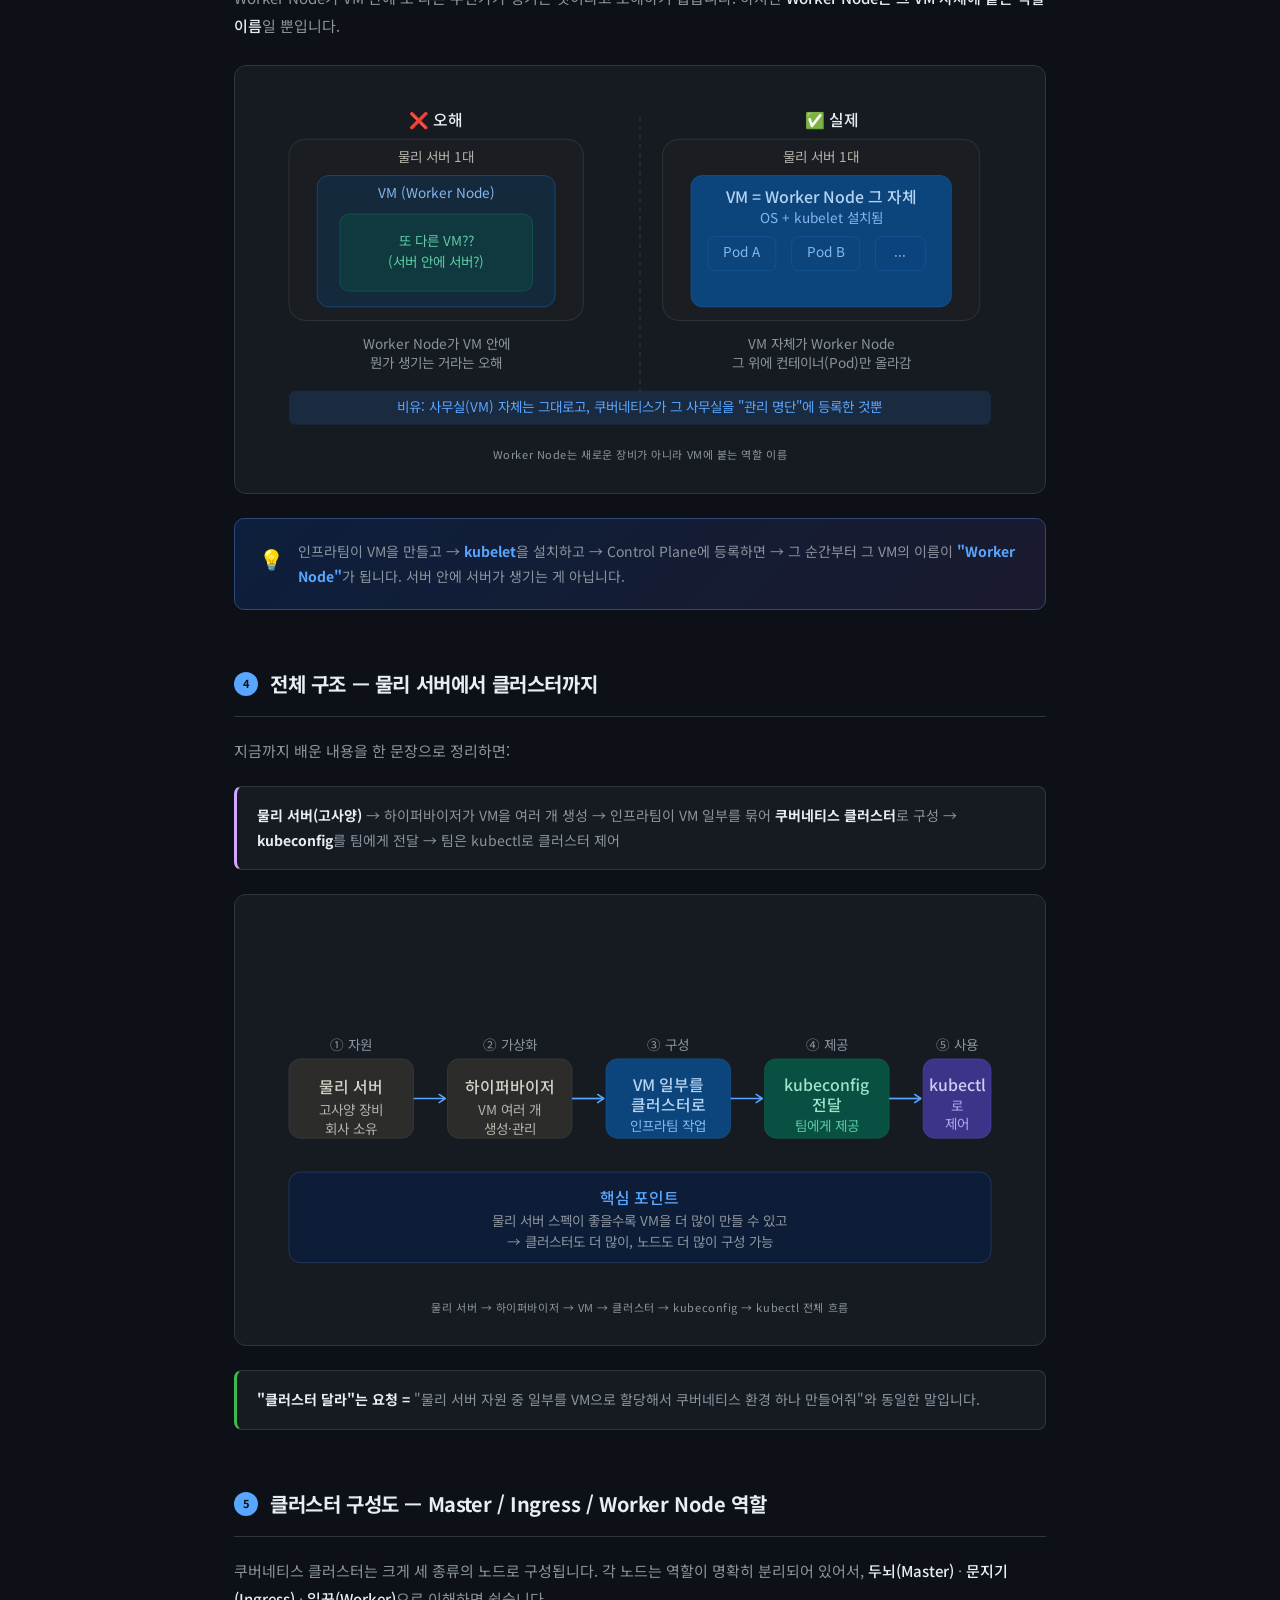
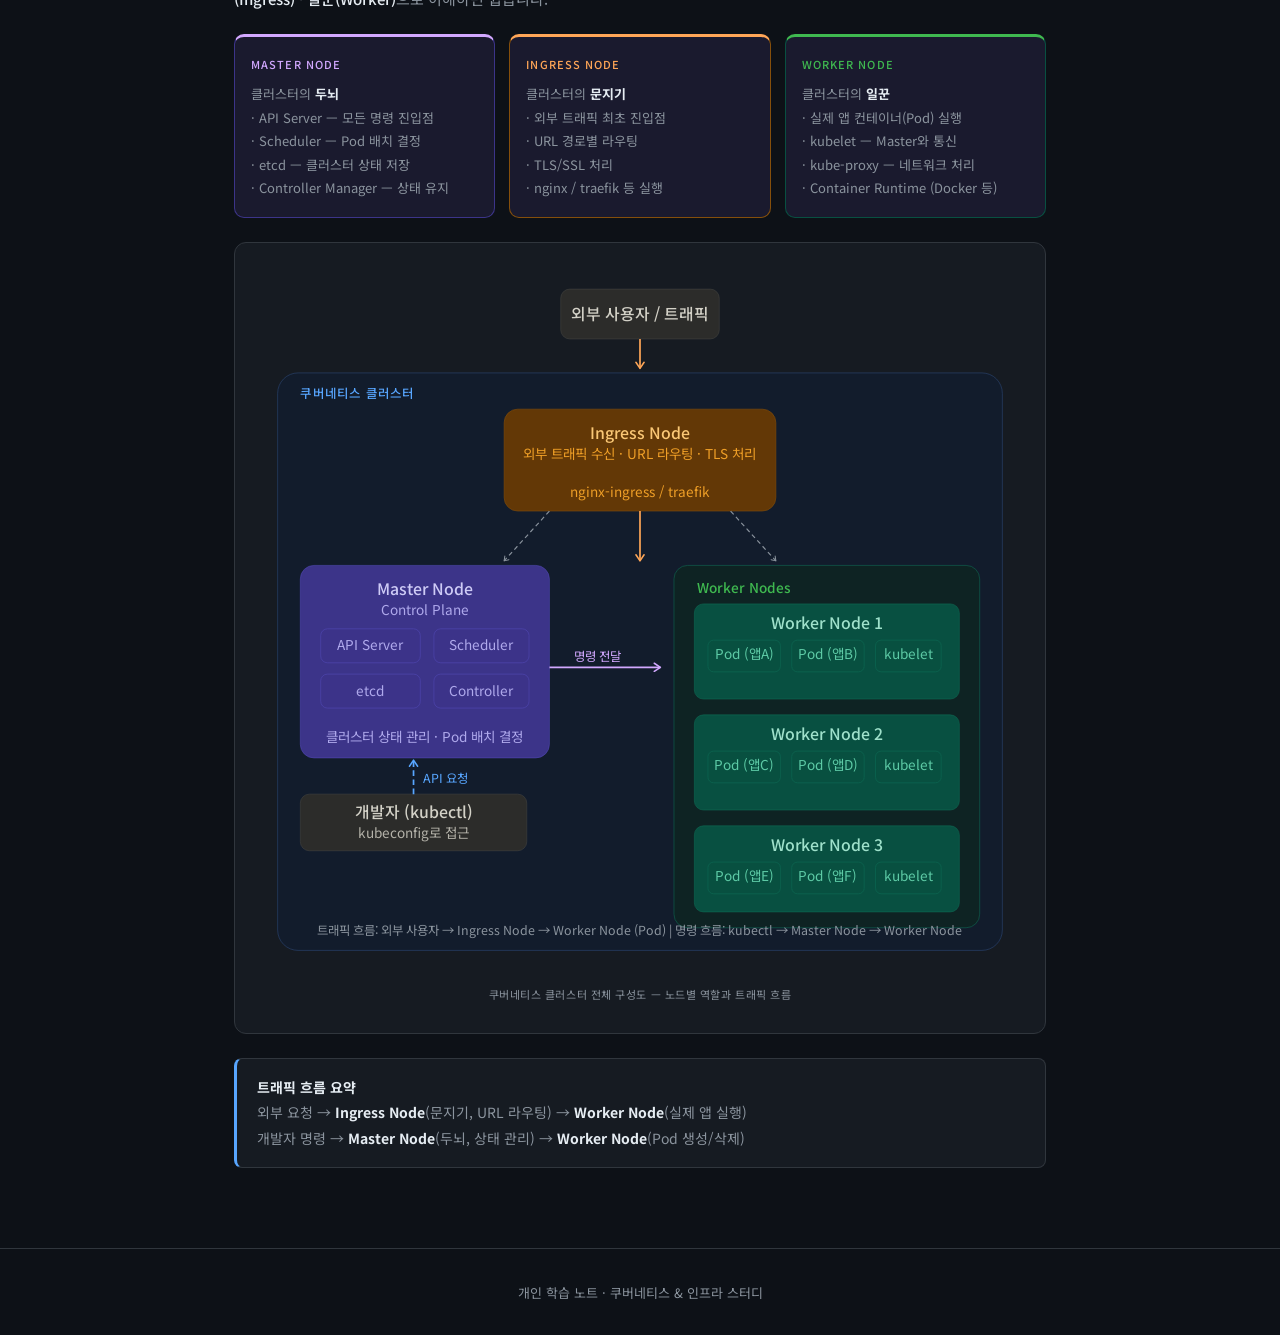
<file: docs/notes/infra/kubernetes-vs-vm.html>
<!DOCTYPE html>
<html lang="ko">
<head>
<meta charset="UTF-8">
<meta name="viewport" content="width=device-width, initial-scale=1.0">
<title>쿠버네티스 vs VM — 개인 학습 노트</title>
<link href="https://fonts.googleapis.com/css2?family=Noto+Sans+KR:wght@300;400;500;700&family=JetBrains+Mono:wght@400;500&display=swap" rel="stylesheet">
<style>
  :root {
    --bg: #0d1117;
    --bg2: #161b22;
    --bg3: #21262d;
    --border: #30363d;
    --text: #e6edf3;
    --text2: #8b949e;
    --accent: #58a6ff;
    --accent2: #3fb950;
    --accent3: #f78166;
    --accent4: #d2a8ff;
    --accent5: #ffa657;
    --tag-bg: #1f3a5f;
  }
  * { box-sizing: border-box; margin: 0; padding: 0; }
  body {
    background: var(--bg);
    color: var(--text);
    font-family: 'Noto Sans KR', sans-serif;
    font-size: 15px;
    line-height: 1.8;
  }

  /* Header */
  header {
    border-bottom: 1px solid var(--border);
    padding: 48px 0 36px;
    text-align: center;
    background: linear-gradient(180deg, #0d1f3c 0%, var(--bg) 100%);
  }
  .header-tag {
    display: inline-block;
    background: var(--tag-bg);
    color: var(--accent);
    font-size: 11px;
    font-weight: 500;
    letter-spacing: 0.12em;
    text-transform: uppercase;
    padding: 4px 12px;
    border-radius: 20px;
    border: 1px solid #2d4a7a;
    margin-bottom: 16px;
  }
  header h1 {
    font-size: 32px;
    font-weight: 700;
    letter-spacing: -0.02em;
    margin-bottom: 10px;
  }
  header h1 span { color: var(--accent); }
  header p {
    color: var(--text2);
    font-size: 14px;
  }
  .header-meta {
    display: flex;
    justify-content: center;
    gap: 20px;
    margin-top: 20px;
    font-size: 12px;
    color: var(--text2);
  }
  .header-meta span {
    display: flex;
    align-items: center;
    gap: 5px;
  }
  .dot { width: 6px; height: 6px; border-radius: 50%; background: var(--accent2); display: inline-block; }

  /* Layout */
  .container { max-width: 860px; margin: 0 auto; padding: 0 24px; }

  /* TOC */
  .toc {
    background: var(--bg2);
    border: 1px solid var(--border);
    border-radius: 10px;
    padding: 24px 28px;
    margin: 40px 0;
  }
  .toc-title {
    font-size: 11px;
    font-weight: 500;
    letter-spacing: 0.1em;
    text-transform: uppercase;
    color: var(--text2);
    margin-bottom: 14px;
  }
  .toc ol { padding-left: 20px; }
  .toc li { margin: 6px 0; }
  .toc a { color: var(--accent); text-decoration: none; font-size: 14px; }
  .toc a:hover { text-decoration: underline; }

  /* Section */
  .section {
    margin: 56px 0;
    scroll-margin-top: 24px;
  }
  .section-header {
    display: flex;
    align-items: center;
    gap: 12px;
    margin-bottom: 20px;
    padding-bottom: 14px;
    border-bottom: 1px solid var(--border);
  }
  .section-num {
    background: var(--accent);
    color: #0d1117;
    font-size: 11px;
    font-weight: 700;
    width: 24px; height: 24px;
    border-radius: 50%;
    display: flex; align-items: center; justify-content: center;
    flex-shrink: 0;
  }
  .section h2 {
    font-size: 20px;
    font-weight: 700;
    letter-spacing: -0.02em;
  }

  /* Content blocks */
  .prose { color: var(--text2); line-height: 1.9; margin-bottom: 20px; }
  .prose strong { color: var(--text); font-weight: 500; }

  /* Callout */
  .callout {
    background: var(--bg2);
    border: 1px solid var(--border);
    border-left: 3px solid var(--accent);
    border-radius: 8px;
    padding: 16px 20px;
    margin: 20px 0;
    font-size: 14px;
    color: var(--text2);
  }
  .callout strong { color: var(--text); }
  .callout.green { border-left-color: var(--accent2); }
  .callout.orange { border-left-color: var(--accent5); }
  .callout.purple { border-left-color: var(--accent4); }

  /* Table */
  .table-wrap { overflow-x: auto; margin: 20px 0; }
  table { width: 100%; border-collapse: collapse; font-size: 14px; }
  th {
    background: var(--bg3);
    color: var(--text2);
    font-weight: 500;
    font-size: 12px;
    letter-spacing: 0.05em;
    text-transform: uppercase;
    padding: 10px 14px;
    border: 1px solid var(--border);
    text-align: left;
  }
  td {
    padding: 10px 14px;
    border: 1px solid var(--border);
    color: var(--text2);
    vertical-align: top;
  }
  td:first-child { color: var(--text); font-weight: 500; }
  tr:hover td { background: var(--bg2); }

  /* SVG diagram card */
  .diagram-card {
    background: var(--bg2);
    border: 1px solid var(--border);
    border-radius: 12px;
    padding: 28px 20px;
    margin: 24px 0;
  }
  .diagram-card svg { width: 100%; height: auto; display: block; }
  .diagram-label {
    font-size: 11px;
    color: var(--text2);
    text-align: center;
    margin-top: 12px;
    letter-spacing: 0.05em;
  }

  /* SVG text styles */
  .t  { font-family: 'Noto Sans KR', sans-serif; font-size: 14px; font-weight: 400; fill: #e6edf3; }
  .ts { font-family: 'Noto Sans KR', sans-serif; font-size: 12px; font-weight: 400; fill: #8b949e; }
  .th { font-family: 'Noto Sans KR', sans-serif; font-size: 14px; font-weight: 500; fill: #e6edf3; }

  /* Color node classes for SVG — fixed hex for dark theme */
  /* c-blue */  .c-blue rect, .c-blue circle { fill: #0c447c; stroke: #185fa5; }
                .c-blue .t, .c-blue .th { fill: #b5d4f4; } .c-blue .ts { fill: #85b7eb; }
  /* c-purple */.c-purple rect, .c-purple circle { fill: #3c3489; stroke: #534ab7; }
                .c-purple .t, .c-purple .th { fill: #cecbf6; } .c-purple .ts { fill: #afa9ec; }
  /* c-teal */  .c-teal rect, .c-teal circle { fill: #085041; stroke: #0f6e56; }
                .c-teal .t, .c-teal .th { fill: #9fe1cb; } .c-teal .ts { fill: #5dcaa5; }
  /* c-amber */ .c-amber rect, .c-amber circle { fill: #633806; stroke: #854f0b; }
                .c-amber .t, .c-amber .th { fill: #fac775; } .c-amber .ts { fill: #ef9f27; }
  /* c-gray */  .c-gray rect, .c-gray circle { fill: #2c2c2a; stroke: #444441; }
                .c-gray .t, .c-gray .th { fill: #d3d1c7; } .c-gray .ts { fill: #b4b2a9; }
  /* c-coral */ .c-coral rect, .c-coral circle { fill: #4a1b0c; stroke: #712b13; }
                .c-coral .t, .c-coral .th { fill: #f5c4b3; } .c-coral .ts { fill: #f0997b; }
  .node { cursor: pointer; }

  /* Code block */
  pre {
    background: var(--bg3);
    border: 1px solid var(--border);
    border-radius: 8px;
    padding: 16px 20px;
    overflow-x: auto;
    margin: 16px 0;
  }
  code {
    font-family: 'JetBrains Mono', monospace;
    font-size: 13px;
    color: #79c0ff;
  }
  .code-label {
    font-size: 11px;
    color: var(--text2);
    font-family: 'JetBrains Mono', monospace;
    margin-bottom: 4px;
  }

  /* Key insight box */
  .insight {
    background: linear-gradient(135deg, #0d1f3c 0%, #1a1a2e 100%);
    border: 1px solid #2d4a7a;
    border-radius: 10px;
    padding: 20px 24px;
    margin: 24px 0;
    display: flex;
    gap: 14px;
    align-items: flex-start;
  }
  .insight-icon { font-size: 20px; flex-shrink: 0; margin-top: 2px; }
  .insight-text { font-size: 14px; color: var(--text2); line-height: 1.8; }
  .insight-text strong { color: var(--accent); }

  /* Footer */
  footer {
    border-top: 1px solid var(--border);
    padding: 32px 0;
    text-align: center;
    color: var(--text2);
    font-size: 13px;
    margin-top: 80px;
  }
</style>
</head>
<body>

<header>
  <div class="container">
    <div class="header-tag">Personal Study Note</div>
    <h1>쿠버네티스 vs <span>VM</span></h1>
    <p>인프라 구조부터 클러스터 생성까지 — 처음부터 이해하는 쿠버네티스</p>
    <div class="header-meta">
      <span><span class="dot"></span> 2026년 학습 기록</span>
      <span>쿠버네티스 · 가상화 · 인프라</span>
    </div>
  </div>
</header>

<div class="container">

  <!-- TOC -->
  <nav class="toc">
    <div class="toc-title">목차</div>
    <ol>
      <li><a href="#s1">쿠버네티스 vs VM — 핵심 차이</a></li>
      <li><a href="#s2">클러스터를 요청하면 어디에 생성되는가</a></li>
      <li><a href="#s3">Worker Node = VM 자체 (오해 바로잡기)</a></li>
      <li><a href="#s4">전체 구조 — 물리 서버에서 클러스터까지</a></li>
      <li><a href="#s5">클러스터 구성도 — Master / Ingress / Worker Node 역할</a></li>
    </ol>
  </nav>

  <!-- Section 1 -->
  <section class="section" id="s1">
    <div class="section-header">
      <div class="section-num">1</div>
      <h2>쿠버네티스 vs VM — 핵심 차이</h2>
    </div>

    <p class="prose">
      두 기술 모두 <strong>"격리된 환경에서 앱을 실행"</strong>하는 목적은 같지만, 작동 방식이 근본적으로 다릅니다.
    </p>

    <div class="table-wrap">
      <table>
        <thead>
          <tr>
            <th>항목</th>
            <th>VM (가상머신)</th>
            <th>쿠버네티스 (컨테이너)</th>
          </tr>
        </thead>
        <tbody>
          <tr><td>격리 수준</td><td>하드웨어 수준 (강함)</td><td>프로세스 수준 (가벼움)</td></tr>
          <tr><td>부팅 시간</td><td>수십 초 ~ 수 분</td><td>수 초 이내</td></tr>
          <tr><td>용량</td><td>GB 단위 (OS 포함)</td><td>MB 단위</td></tr>
          <tr><td>OS</td><td>VM마다 별도 OS</td><td>호스트 OS 커널 공유</td></tr>
          <tr><td>확장성</td><td>수동 또는 느린 자동화</td><td>자동 스케일링 (HPA)</td></tr>
          <tr><td>이식성</td><td>이미지가 무거움</td><td>어디서나 동일 실행</td></tr>
          <tr><td>보안 격리</td><td>매우 강함</td><td>VM보다 약함</td></tr>
        </tbody>
      </table>
    </div>

    <div class="callout green">
      <strong>실제로는 함께 사용</strong><br>
      현실에서는 <strong>VM 위에서 쿠버네티스를 돌리는 경우</strong>가 대부분입니다.
      VM은 인프라 격리를, 쿠버네티스는 앱 배포 자동화를 담당합니다.
    </div>

    <div class="diagram-card">
      <svg viewBox="0 0 680 200">
        <defs>
          <marker id="a1" viewBox="0 0 10 10" refX="8" refY="5" markerWidth="6" markerHeight="6" orient="auto-start-reverse">
            <path d="M2 1L8 5L2 9" fill="none" stroke="context-stroke" stroke-width="1.5" stroke-linecap="round" stroke-linejoin="round"/>
          </marker>
        </defs>
        <g class="c-gray">
          <rect x="20" y="20" width="640" height="160" rx="14" stroke-width="0.5" fill-opacity="0.3"/>
          <text class="th" x="340" y="44" text-anchor="middle">물리 서버</text>
        </g>
        <g class="c-gray">
          <rect x="40" y="58" width="580" height="108" rx="10" stroke-width="0.5" fill-opacity="0.5"/>
          <text class="ts" x="340" y="76" text-anchor="middle">하이퍼바이저 (VMware 등)</text>
        </g>
        <g class="c-blue">
          <rect x="60" y="86" width="160" height="66" rx="8" stroke-width="0.5"/>
          <text class="th" x="140" y="112" text-anchor="middle">VM 1</text>
          <text class="ts" x="140" y="130" text-anchor="middle">쿠버네티스 노드</text>
        </g>
        <g class="c-blue">
          <rect x="260" y="86" width="160" height="66" rx="8" stroke-width="0.5"/>
          <text class="th" x="340" y="112" text-anchor="middle">VM 2</text>
          <text class="ts" x="340" y="130" text-anchor="middle">쿠버네티스 노드</text>
        </g>
        <g class="c-blue">
          <rect x="460" y="86" width="160" height="66" rx="8" stroke-width="0.5"/>
          <text class="th" x="540" y="112" text-anchor="middle">VM 3</text>
          <text class="ts" x="540" y="130" text-anchor="middle">쿠버네티스 노드</text>
        </g>
        <text class="ts" x="140" y="172" text-anchor="middle">컨테이너들</text>
        <text class="ts" x="340" y="172" text-anchor="middle">컨테이너들</text>
        <text class="ts" x="540" y="172" text-anchor="middle">컨테이너들</text>
      </svg>
      <div class="diagram-label">VM 위에서 쿠버네티스가 동작하는 전형적인 구조</div>
    </div>
  </section>

  <!-- Section 2 -->
  <section class="section" id="s2">
    <div class="section-header">
      <div class="section-num">2</div>
      <h2>클러스터를 요청하면 어디에 생성되는가</h2>
    </div>

    <p class="prose">
      인프라팀에 클러스터 생성을 요청하면, 환경에 따라 <strong>클라우드(AWS EKS, GCP GKE 등)</strong> 또는
      <strong>온프레미스(사내 물리 서버)</strong> 위에 생성됩니다.
    </p>

    <div class="callout orange">
      <strong>인프라팀이 실제로 하는 작업</strong><br>
      ① 서버(VM 또는 물리) 할당 → ② OS 설치 → ③ 쿠버네티스 구성 (Master / Worker / Ingress 노드) →
      ④ 네트워크·스토리지 설정 → ⑤ <strong>kubeconfig 파일 전달</strong>
    </div>

    <p class="prose">받게 되는 것은 <strong>kubeconfig 파일</strong>입니다. 이 파일을 <code style="font-family:monospace;color:#79c0ff">~/.kube/config</code>에 넣으면 kubectl로 클러스터를 제어할 수 있습니다.</p>

    <div class="code-label">kubeconfig 예시</div>
    <pre><code>apiVersion: v1
clusters:
- cluster:
    server: https://10.0.1.10:6443   # 클러스터 API 주소
    certificate-authority-data: ...
  name: my-cluster
users:
- user:
    client-certificate-data: ...
    client-key-data: ...              # 인증 정보
contexts:
- context:
    cluster: my-cluster
    user: dev-team</code></pre>

    <div class="diagram-card">
      <svg viewBox="0 0 680 480">
        <defs>
          <marker id="a2" viewBox="0 0 10 10" refX="8" refY="5" markerWidth="6" markerHeight="6" orient="auto-start-reverse">
            <path d="M2 1L8 5L2 9" fill="none" stroke="context-stroke" stroke-width="1.5" stroke-linecap="round" stroke-linejoin="round"/>
          </marker>
        </defs>
        <g class="c-gray">
          <rect x="20" y="20" width="640" height="440" rx="20" stroke-width="0.5" fill-opacity="0.2"/>
          <text class="th" x="340" y="48" text-anchor="middle">물리 서버 (고사양 — 회사 소유)</text>
          <text class="ts" x="340" y="65" text-anchor="middle">하이퍼바이저 위에서 VM들을 생성</text>
        </g>
        <g class="c-blue">
          <rect x="40" y="80" width="285" height="350" rx="14" stroke-width="0.5" fill-opacity="0.15"/>
          <text class="th" x="182" y="103" text-anchor="middle">클러스터 A (팀A 전용)</text>
        </g>
        <g class="c-purple">
          <rect x="58" y="114" width="115" height="66" rx="8" stroke-width="0.5"/>
          <text class="th" x="115" y="138" text-anchor="middle">Master Node</text>
          <text class="ts" x="115" y="156" text-anchor="middle">Control Plane</text>
          <text class="ts" x="115" y="171" text-anchor="middle">VM 1대</text>
        </g>
        <g class="c-amber">
          <rect x="189" y="114" width="115" height="66" rx="8" stroke-width="0.5"/>
          <text class="th" x="246" y="138" text-anchor="middle">Ingress Node</text>
          <text class="ts" x="246" y="156" text-anchor="middle">외부 트래픽</text>
          <text class="ts" x="246" y="171" text-anchor="middle">VM 1대</text>
        </g>
        <g class="c-teal">
          <rect x="58" y="196" width="110" height="56" rx="8" stroke-width="0.5"/>
          <text class="th" x="113" y="220" text-anchor="middle">Worker Node</text>
          <text class="ts" x="113" y="238" text-anchor="middle">VM 1대</text>
        </g>
        <g class="c-teal">
          <rect x="189" y="196" width="110" height="56" rx="8" stroke-width="0.5"/>
          <text class="th" x="244" y="220" text-anchor="middle">Worker Node</text>
          <text class="ts" x="244" y="238" text-anchor="middle">VM 1대</text>
        </g>
        <g class="c-teal">
          <rect x="58" y="266" width="110" height="56" rx="8" stroke-width="0.5"/>
          <text class="th" x="113" y="290" text-anchor="middle">Worker Node</text>
          <text class="ts" x="113" y="308" text-anchor="middle">VM 1대</text>
        </g>
        <g class="c-teal">
          <rect x="189" y="266" width="110" height="56" rx="8" stroke-width="0.5"/>
          <text class="th" x="244" y="290" text-anchor="middle">Worker Node</text>
          <text class="ts" x="244" y="308" text-anchor="middle">VM 1대</text>
        </g>
        <g class="c-blue">
          <rect x="58" y="336" width="249" height="76" rx="8" stroke-width="0.5" fill-opacity="0.4"/>
          <text class="th" x="182" y="360" text-anchor="middle">kubeconfig-teamA.yaml</text>
          <text class="ts" x="182" y="378" text-anchor="middle">server: https://10.0.1.10:6443</text>
          <text class="ts" x="182" y="396" text-anchor="middle">→ 팀A에게 전달</text>
        </g>
        <g class="c-coral">
          <rect x="355" y="80" width="285" height="350" rx="14" stroke-width="0.5" fill-opacity="0.15"/>
          <text class="th" x="497" y="103" text-anchor="middle">클러스터 B (팀B 전용)</text>
        </g>
        <g class="c-purple">
          <rect x="373" y="114" width="115" height="66" rx="8" stroke-width="0.5"/>
          <text class="th" x="430" y="138" text-anchor="middle">Master Node</text>
          <text class="ts" x="430" y="156" text-anchor="middle">Control Plane</text>
          <text class="ts" x="430" y="171" text-anchor="middle">VM 1대</text>
        </g>
        <g class="c-amber">
          <rect x="504" y="114" width="115" height="66" rx="8" stroke-width="0.5"/>
          <text class="th" x="561" y="138" text-anchor="middle">Ingress Node</text>
          <text class="ts" x="561" y="156" text-anchor="middle">외부 트래픽</text>
          <text class="ts" x="561" y="171" text-anchor="middle">VM 1대</text>
        </g>
        <g class="c-teal">
          <rect x="373" y="196" width="110" height="56" rx="8" stroke-width="0.5"/>
          <text class="th" x="428" y="220" text-anchor="middle">Worker Node</text>
          <text class="ts" x="428" y="238" text-anchor="middle">VM 1대</text>
        </g>
        <g class="c-teal">
          <rect x="504" y="196" width="110" height="56" rx="8" stroke-width="0.5"/>
          <text class="th" x="559" y="220" text-anchor="middle">Worker Node</text>
          <text class="ts" x="559" y="238" text-anchor="middle">VM 1대</text>
        </g>
        <g class="c-teal">
          <rect x="373" y="266" width="110" height="56" rx="8" stroke-width="0.5"/>
          <text class="th" x="428" y="290" text-anchor="middle">Worker Node</text>
          <text class="ts" x="428" y="308" text-anchor="middle">VM 1대</text>
        </g>
        <g class="c-teal">
          <rect x="504" y="266" width="110" height="56" rx="8" stroke-width="0.5"/>
          <text class="th" x="559" y="290" text-anchor="middle">Worker Node</text>
          <text class="ts" x="559" y="308" text-anchor="middle">VM 1대</text>
        </g>
        <g class="c-coral">
          <rect x="373" y="336" width="249" height="76" rx="8" stroke-width="0.5" fill-opacity="0.4"/>
          <text class="th" x="497" y="360" text-anchor="middle">kubeconfig-teamB.yaml</text>
          <text class="ts" x="497" y="378" text-anchor="middle">server: https://10.0.2.10:6443</text>
          <text class="ts" x="497" y="396" text-anchor="middle">→ 팀B에게 전달</text>
        </g>
        <text class="ts" x="340" y="452" text-anchor="middle">물리 서버 스펙이 좋을수록 더 많은 VM을 띄울 수 있고, 더 많은 클러스터를 만들 수 있음</text>
      </svg>
      <div class="diagram-label">하나의 물리 서버 위에 여러 클러스터가 공존하는 구조</div>
    </div>
  </section>

  <!-- Section 3 -->
  <section class="section" id="s3">
    <div class="section-header">
      <div class="section-num">3</div>
      <h2>Worker Node = VM 자체 (오해 바로잡기)</h2>
    </div>

    <p class="prose">
      Worker Node가 VM 안에 또 다른 무언가가 생기는 것이라고 오해하기 쉽습니다.
      하지만 <strong>Worker Node는 그 VM 자체에 붙는 역할 이름</strong>일 뿐입니다.
    </p>

    <div class="diagram-card">
      <svg viewBox="0 0 680 300">
        <defs>
          <marker id="a3" viewBox="0 0 10 10" refX="8" refY="5" markerWidth="6" markerHeight="6" orient="auto-start-reverse">
            <path d="M2 1L8 5L2 9" fill="none" stroke="context-stroke" stroke-width="1.5" stroke-linecap="round" stroke-linejoin="round"/>
          </marker>
        </defs>
        <!-- 오해 -->
        <text class="th" x="160" y="28" text-anchor="middle">❌ 오해</text>
        <g class="c-gray">
          <rect x="30" y="40" width="260" height="160" rx="14" stroke-width="0.5" fill-opacity="0.2"/>
          <text class="ts" x="160" y="60" text-anchor="middle">물리 서버 1대</text>
        </g>
        <g class="c-blue">
          <rect x="55" y="72" width="210" height="116" rx="10" stroke-width="0.5" fill-opacity="0.3"/>
          <text class="ts" x="160" y="92" text-anchor="middle">VM (Worker Node)</text>
        </g>
        <g class="c-teal">
          <rect x="75" y="106" width="170" height="68" rx="8" stroke-width="0.5" fill-opacity="0.4"/>
          <text class="ts" x="160" y="134" text-anchor="middle">또 다른 VM??</text>
          <text class="ts" x="160" y="153" text-anchor="middle">(서버 안에 서버?)</text>
        </g>
        <text class="ts" x="160" y="225" text-anchor="middle">Worker Node가 VM 안에</text>
        <text class="ts" x="160" y="242" text-anchor="middle">뭔가 생기는 거라는 오해</text>

        <!-- 구분선 -->
        <line x1="340" y1="20" x2="340" y2="265" stroke="#30363d" stroke-width="1" stroke-dasharray="4 4"/>

        <!-- 실제 -->
        <text class="th" x="510" y="28" text-anchor="middle">✅ 실제</text>
        <g class="c-gray">
          <rect x="360" y="40" width="280" height="160" rx="14" stroke-width="0.5" fill-opacity="0.2"/>
          <text class="ts" x="500" y="60" text-anchor="middle">물리 서버 1대</text>
        </g>
        <g class="c-blue">
          <rect x="385" y="72" width="230" height="116" rx="10" stroke-width="0.5"/>
          <text class="th" x="500" y="96" text-anchor="middle">VM = Worker Node 그 자체</text>
          <text class="ts" x="500" y="114" text-anchor="middle">OS + kubelet 설치됨</text>
          <rect x="400" y="126" width="60" height="30" rx="6" stroke-width="0.5" fill-opacity="0.5"/>
          <text class="ts" x="430" y="144" text-anchor="middle">Pod A</text>
          <rect x="474" y="126" width="60" height="30" rx="6" stroke-width="0.5" fill-opacity="0.5"/>
          <text class="ts" x="504" y="144" text-anchor="middle">Pod B</text>
          <rect x="548" y="126" width="44" height="30" rx="6" stroke-width="0.5" fill-opacity="0.3"/>
          <text class="ts" x="570" y="144" text-anchor="middle">...</text>
        </g>
        <text class="ts" x="500" y="225" text-anchor="middle">VM 자체가 Worker Node</text>
        <text class="ts" x="500" y="242" text-anchor="middle">그 위에 컨테이너(Pod)만 올라감</text>

        <!-- 비유 -->
        <rect x="30" y="262" width="620" height="30" rx="6" fill="#1f3a5f" fill-opacity="0.5"/>
        <text class="ts" x="340" y="281" text-anchor="middle" style="fill:#58a6ff">비유: 사무실(VM) 자체는 그대로고, 쿠버네티스가 그 사무실을 "관리 명단"에 등록한 것뿐</text>
      </svg>
      <div class="diagram-label">Worker Node는 새로운 장비가 아니라 VM에 붙는 역할 이름</div>
    </div>

    <div class="insight">
      <div class="insight-icon">💡</div>
      <div class="insight-text">
        인프라팀이 VM을 만들고 → <strong>kubelet</strong>을 설치하고 → Control Plane에 등록하면
        → 그 순간부터 그 VM의 이름이 <strong>"Worker Node"</strong>가 됩니다.
        서버 안에 서버가 생기는 게 아닙니다.
      </div>
    </div>
  </section>

  <!-- Section 4 -->
  <section class="section" id="s4">
    <div class="section-header">
      <div class="section-num">4</div>
      <h2>전체 구조 — 물리 서버에서 클러스터까지</h2>
    </div>

    <p class="prose">
      지금까지 배운 내용을 한 문장으로 정리하면:
    </p>

    <div class="callout purple">
      <strong>물리 서버(고사양)</strong> → 하이퍼바이저가 VM을 여러 개 생성 →
      인프라팀이 VM 일부를 묶어 <strong>쿠버네티스 클러스터</strong>로 구성 →
      <strong>kubeconfig</strong>를 팀에게 전달 → 팀은 kubectl로 클러스터 제어
    </div>

    <div class="diagram-card">
      <svg viewBox="0 0 680 320">
        <defs>
          <marker id="a4" viewBox="0 0 10 10" refX="8" refY="5" markerWidth="6" markerHeight="6" orient="auto-start-reverse">
            <path d="M2 1L8 5L2 9" fill="none" stroke="context-stroke" stroke-width="1.5" stroke-linecap="round" stroke-linejoin="round"/>
          </marker>
        </defs>
        <!-- 단계별 흐름 -->
        <g class="c-gray">
          <rect x="30" y="120" width="110" height="70" rx="10" stroke-width="0.5"/>
          <text class="th" x="85" y="150" text-anchor="middle">물리 서버</text>
          <text class="ts" x="85" y="170" text-anchor="middle">고사양 장비</text>
          <text class="ts" x="85" y="186" text-anchor="middle">회사 소유</text>
        </g>
        <line x1="140" y1="155" x2="168" y2="155" stroke="#58a6ff" stroke-width="1.5" marker-end="url(#a4)"/>

        <g class="c-gray">
          <rect x="170" y="120" width="110" height="70" rx="10" stroke-width="0.5"/>
          <text class="th" x="225" y="150" text-anchor="middle">하이퍼바이저</text>
          <text class="ts" x="225" y="170" text-anchor="middle">VM 여러 개</text>
          <text class="ts" x="225" y="186" text-anchor="middle">생성·관리</text>
        </g>
        <line x1="280" y1="155" x2="308" y2="155" stroke="#58a6ff" stroke-width="1.5" marker-end="url(#a4)"/>

        <g class="c-blue">
          <rect x="310" y="120" width="110" height="70" rx="10" stroke-width="0.5"/>
          <text class="th" x="365" y="148" text-anchor="middle">VM 일부를</text>
          <text class="th" x="365" y="166" text-anchor="middle">클러스터로</text>
          <text class="ts" x="365" y="184" text-anchor="middle">인프라팀 작업</text>
        </g>
        <line x1="420" y1="155" x2="448" y2="155" stroke="#58a6ff" stroke-width="1.5" marker-end="url(#a4)"/>

        <g class="c-teal">
          <rect x="450" y="120" width="110" height="70" rx="10" stroke-width="0.5"/>
          <text class="th" x="505" y="148" text-anchor="middle">kubeconfig</text>
          <text class="th" x="505" y="166" text-anchor="middle">전달</text>
          <text class="ts" x="505" y="184" text-anchor="middle">팀에게 제공</text>
        </g>
        <line x1="560" y1="155" x2="588" y2="155" stroke="#58a6ff" stroke-width="1.5" marker-end="url(#a4)"/>

        <g class="c-purple">
          <rect x="590" y="120" width="60" height="70" rx="10" stroke-width="0.5"/>
          <text class="th" x="620" y="148" text-anchor="middle">kubectl</text>
          <text class="ts" x="620" y="166" text-anchor="middle">로</text>
          <text class="ts" x="620" y="182" text-anchor="middle">제어</text>
        </g>

        <!-- 위 레이블 -->
        <text class="ts" x="85" y="112" text-anchor="middle" style="fill:#8b949e">① 자원</text>
        <text class="ts" x="225" y="112" text-anchor="middle" style="fill:#8b949e">② 가상화</text>
        <text class="ts" x="365" y="112" text-anchor="middle" style="fill:#8b949e">③ 구성</text>
        <text class="ts" x="505" y="112" text-anchor="middle" style="fill:#8b949e">④ 제공</text>
        <text class="ts" x="620" y="112" text-anchor="middle" style="fill:#8b949e">⑤ 사용</text>

        <!-- 아래 핵심 포인트 -->
        <rect x="30" y="220" width="620" height="80" rx="10" fill="#0d1f3c" fill-opacity="0.8" stroke="#2d4a7a" stroke-width="0.5"/>
        <text class="th" x="340" y="248" text-anchor="middle" style="fill:#58a6ff">핵심 포인트</text>
        <text class="ts" x="340" y="268" text-anchor="middle">물리 서버 스펙이 좋을수록 VM을 더 많이 만들 수 있고</text>
        <text class="ts" x="340" y="286" text-anchor="middle">→ 클러스터도 더 많이, 노드도 더 많이 구성 가능</text>
      </svg>
      <div class="diagram-label">물리 서버 → 하이퍼바이저 → VM → 클러스터 → kubeconfig → kubectl 전체 흐름</div>
    </div>

    <div class="callout green">
      <strong>"클러스터 달라"는 요청 = </strong>
      "물리 서버 자원 중 일부를 VM으로 할당해서 쿠버네티스 환경 하나 만들어줘"와 동일한 말입니다.
    </div>
  </section>


  <!-- Section 5 -->
  <section class="section" id="s5">
    <div class="section-header">
      <div class="section-num">5</div>
      <h2>클러스터 구성도 — Master / Ingress / Worker Node 역할</h2>
    </div>

    <p class="prose">
      쿠버네티스 클러스터는 크게 세 종류의 노드로 구성됩니다.
      각 노드는 역할이 명확히 분리되어 있어서, <strong>두뇌(Master)</strong> · <strong>문지기(Ingress)</strong> · <strong>일꾼(Worker)</strong>으로 이해하면 쉽습니다.
    </p>

    <!-- 노드 역할 카드 -->
    <div style="display:grid;grid-template-columns:repeat(3,1fr);gap:14px;margin:20px 0;">
      <div style="background:#1a1a2e;border:1px solid #3c3489;border-top:3px solid #d2a8ff;border-radius:10px;padding:18px 16px;">
        <div style="font-size:11px;font-weight:500;letter-spacing:0.1em;text-transform:uppercase;color:#d2a8ff;margin-bottom:8px;">Master Node</div>
        <div style="font-size:13px;color:#8b949e;line-height:1.8;">
          클러스터의 <strong style="color:#e6edf3">두뇌</strong><br>
          · API Server — 모든 명령 진입점<br>
          · Scheduler — Pod 배치 결정<br>
          · etcd — 클러스터 상태 저장<br>
          · Controller Manager — 상태 유지
        </div>
      </div>
      <div style="background:#1a1a2e;border:1px solid #854f0b;border-top:3px solid #ffa657;border-radius:10px;padding:18px 16px;">
        <div style="font-size:11px;font-weight:500;letter-spacing:0.1em;text-transform:uppercase;color:#ffa657;margin-bottom:8px;">Ingress Node</div>
        <div style="font-size:13px;color:#8b949e;line-height:1.8;">
          클러스터의 <strong style="color:#e6edf3">문지기</strong><br>
          · 외부 트래픽 최초 진입점<br>
          · URL 경로별 라우팅<br>
          · TLS/SSL 처리<br>
          · nginx / traefik 등 실행
        </div>
      </div>
      <div style="background:#1a1a2e;border:1px solid #085041;border-top:3px solid #3fb950;border-radius:10px;padding:18px 16px;">
        <div style="font-size:11px;font-weight:500;letter-spacing:0.1em;text-transform:uppercase;color:#3fb950;margin-bottom:8px;">Worker Node</div>
        <div style="font-size:13px;color:#8b949e;line-height:1.8;">
          클러스터의 <strong style="color:#e6edf3">일꾼</strong><br>
          · 실제 앱 컨테이너(Pod) 실행<br>
          · kubelet — Master와 통신<br>
          · kube-proxy — 네트워크 처리<br>
          · Container Runtime (Docker 등)
        </div>
      </div>
    </div>

    <!-- 전체 구성도 SVG -->
    <div class="diagram-card">
      <svg viewBox="0 0 680 620">
        <defs>
          <marker id="a5" viewBox="0 0 10 10" refX="8" refY="5" markerWidth="6" markerHeight="6" orient="auto-start-reverse">
            <path d="M2 1L8 5L2 9" fill="none" stroke="context-stroke" stroke-width="1.5" stroke-linecap="round" stroke-linejoin="round"/>
          </marker>
        </defs>

        <!-- 외부 사용자 -->
        <g class="c-gray">
          <rect x="270" y="16" width="140" height="44" rx="8" stroke-width="0.5"/>
          <text class="th" x="340" y="43" text-anchor="middle">외부 사용자 / 트래픽</text>
        </g>
        <line x1="340" y1="60" x2="340" y2="86" stroke="#ffa657" stroke-width="1.5" marker-end="url(#a5)"/>

        <!-- 클러스터 외곽 -->
        <rect x="20" y="90" width="640" height="510" rx="18" fill="#0d1f3c" fill-opacity="0.4" stroke="#2d4a7a" stroke-width="0.5"/>
        <text style="font-family:'Noto Sans KR',sans-serif;font-size:11px;font-weight:500;fill:#58a6ff;letter-spacing:0.1em;text-transform:uppercase;" x="40" y="112">쿠버네티스 클러스터</text>

        <!-- Ingress Node -->
        <g class="c-amber">
          <rect x="220" y="122" width="240" height="90" rx="12" stroke-width="0.5"/>
          <text class="th" x="340" y="148" text-anchor="middle">Ingress Node</text>
          <text class="ts" x="340" y="166" text-anchor="middle">외부 트래픽 수신 · URL 라우팅 · TLS 처리</text>
          <text class="ts" x="340" y="200" text-anchor="middle" style="fill:#ef9f27">nginx-ingress / traefik</text>
        </g>

        <!-- Ingress → Master 화살표 -->
        <line x1="260" y1="212" x2="220" y2="256" stroke="#8b949e" stroke-width="1" stroke-dasharray="4 3" marker-end="url(#a5)"/>
        <!-- Ingress → Workers 화살표 -->
        <line x1="340" y1="212" x2="340" y2="256" stroke="#ffa657" stroke-width="1.5" marker-end="url(#a5)"/>
        <line x1="420" y1="212" x2="460" y2="256" stroke="#8b949e" stroke-width="1" stroke-dasharray="4 3" marker-end="url(#a5)"/>

        <!-- Master Node -->
        <g class="c-purple">
          <rect x="40" y="260" width="220" height="170" rx="12" stroke-width="0.5"/>
          <text class="th" x="150" y="286" text-anchor="middle">Master Node</text>
          <text class="ts" x="150" y="304" text-anchor="middle">Control Plane</text>
          <!-- 내부 컴포넌트 -->
          <rect x="58" y="316" width="88" height="30" rx="6" stroke-width="0.5" fill-opacity="0.4"/>
          <text class="ts" x="102" y="335" text-anchor="middle">API Server</text>
          <rect x="158" y="316" width="84" height="30" rx="6" stroke-width="0.5" fill-opacity="0.4"/>
          <text class="ts" x="200" y="335" text-anchor="middle">Scheduler</text>
          <rect x="58" y="356" width="88" height="30" rx="6" stroke-width="0.5" fill-opacity="0.4"/>
          <text class="ts" x="102" y="375" text-anchor="middle">etcd</text>
          <rect x="158" y="356" width="84" height="30" rx="6" stroke-width="0.5" fill-opacity="0.4"/>
          <text class="ts" x="200" y="375" text-anchor="middle">Controller</text>
          <text class="ts" x="150" y="416" text-anchor="middle">클러스터 상태 관리 · Pod 배치 결정</text>
        </g>

        <!-- Master → Worker 화살표 (명령) -->
        <line x1="260" y1="350" x2="358" y2="350" stroke="#d2a8ff" stroke-width="1.5" marker-end="url(#a5)"/>
        <text style="font-family:'Noto Sans KR',sans-serif;font-size:11px;fill:#d2a8ff;" x="282" y="344">명령 전달</text>

        <!-- Worker Node 영역 -->
        <rect x="370" y="260" width="270" height="320" rx="12" fill="#0a2a1a" fill-opacity="0.5" stroke="#0f6e56" stroke-width="0.5"/>
        <text style="font-family:'Noto Sans KR',sans-serif;font-size:12px;font-weight:500;fill:#3fb950;" x="390" y="284">Worker Nodes</text>

        <!-- Worker Node 1 -->
        <g class="c-teal">
          <rect x="388" y="294" width="234" height="84" rx="8" stroke-width="0.5"/>
          <text class="th" x="505" y="316" text-anchor="middle">Worker Node 1</text>
          <rect x="400" y="326" width="64" height="28" rx="5" stroke-width="0.5" fill-opacity="0.5"/>
          <text class="ts" x="432" y="343" text-anchor="middle">Pod (앱A)</text>
          <rect x="474" y="326" width="64" height="28" rx="5" stroke-width="0.5" fill-opacity="0.5"/>
          <text class="ts" x="506" y="343" text-anchor="middle">Pod (앱B)</text>
          <rect x="548" y="326" width="58" height="28" rx="5" stroke-width="0.5" fill-opacity="0.3"/>
          <text class="ts" x="577" y="343" text-anchor="middle">kubelet</text>
        </g>

        <!-- Worker Node 2 -->
        <g class="c-teal">
          <rect x="388" y="392" width="234" height="84" rx="8" stroke-width="0.5"/>
          <text class="th" x="505" y="414" text-anchor="middle">Worker Node 2</text>
          <rect x="400" y="424" width="64" height="28" rx="5" stroke-width="0.5" fill-opacity="0.5"/>
          <text class="ts" x="432" y="441" text-anchor="middle">Pod (앱C)</text>
          <rect x="474" y="424" width="64" height="28" rx="5" stroke-width="0.5" fill-opacity="0.5"/>
          <text class="ts" x="506" y="441" text-anchor="middle">Pod (앱D)</text>
          <rect x="548" y="424" width="58" height="28" rx="5" stroke-width="0.5" fill-opacity="0.3"/>
          <text class="ts" x="577" y="441" text-anchor="middle">kubelet</text>
        </g>

        <!-- Worker Node 3 -->
        <g class="c-teal">
          <rect x="388" y="490" width="234" height="76" rx="8" stroke-width="0.5"/>
          <text class="th" x="505" y="512" text-anchor="middle">Worker Node 3</text>
          <rect x="400" y="522" width="64" height="28" rx="5" stroke-width="0.5" fill-opacity="0.5"/>
          <text class="ts" x="432" y="539" text-anchor="middle">Pod (앱E)</text>
          <rect x="474" y="522" width="64" height="28" rx="5" stroke-width="0.5" fill-opacity="0.5"/>
          <text class="ts" x="506" y="539" text-anchor="middle">Pod (앱F)</text>
          <rect x="548" y="522" width="58" height="28" rx="5" stroke-width="0.5" fill-opacity="0.3"/>
          <text class="ts" x="577" y="539" text-anchor="middle">kubelet</text>
        </g>

        <!-- kubectl 사용자 -->
        <g class="c-gray">
          <rect x="40" y="462" width="200" height="50" rx="8" stroke-width="0.5"/>
          <text class="th" x="140" y="483" text-anchor="middle">개발자 (kubectl)</text>
          <text class="ts" x="140" y="501" text-anchor="middle">kubeconfig로 접근</text>
        </g>
        <line x1="140" y1="462" x2="140" y2="432" stroke="#58a6ff" stroke-width="1.5" stroke-dasharray="5 3" marker-end="url(#a5)"/>
        <text style="font-family:'Noto Sans KR',sans-serif;font-size:11px;fill:#58a6ff;" x="148" y="452">API 요청</text>

        <!-- 트래픽 흐름 레이블 -->
        <rect x="30" y="574" width="620" height="18" rx="4" fill="none"/>
        <text style="font-family:'Noto Sans KR',sans-serif;font-size:11px;fill:#8b949e;" x="340" y="586" text-anchor="middle">트래픽 흐름: 외부 사용자 → Ingress Node → Worker Node (Pod) | 명령 흐름: kubectl → Master Node → Worker Node</text>
      </svg>
      <div class="diagram-label">쿠버네티스 클러스터 전체 구성도 — 노드별 역할과 트래픽 흐름</div>
    </div>

    <div class="callout">
      <strong>트래픽 흐름 요약</strong><br>
      외부 요청 → <strong>Ingress Node</strong>(문지기, URL 라우팅) → <strong>Worker Node</strong>(실제 앱 실행)<br>
      개발자 명령 → <strong>Master Node</strong>(두뇌, 상태 관리) → <strong>Worker Node</strong>(Pod 생성/삭제)
    </div>

  </section>

</div>

<footer>
  <div class="container">
    <p>개인 학습 노트 · 쿠버네티스 & 인프라 스터디</p>
  </div>
</footer>

</body>
</html>
</file>
<file: docs/css/style.css>
/* Reset & Base */
*, *::before, *::after { box-sizing: border-box; margin: 0; padding: 0; }

:root {
  --primary: #4f46e5;
  --primary-light: #818cf8;
  --success: #16a34a;
  --success-bg: #dcfce7;
  --danger: #dc2626;
  --danger-bg: #fee2e2;
  --gray-50: #f9fafb;
  --gray-100: #f3f4f6;
  --gray-200: #e5e7eb;
  --gray-300: #d1d5db;
  --gray-500: #6b7280;
  --gray-700: #374151;
  --gray-900: #111827;
  --radius: 12px;
  --shadow: 0 1px 3px rgba(0,0,0,.1), 0 1px 2px rgba(0,0,0,.06);
  --shadow-lg: 0 10px 15px rgba(0,0,0,.1), 0 4px 6px rgba(0,0,0,.05);
}

body {
  font-family: -apple-system, BlinkMacSystemFont, 'Segoe UI', Roboto, sans-serif;
  background: var(--gray-50);
  color: var(--gray-900);
  line-height: 1.6;
  min-height: 100vh;
}

.container { max-width: 800px; margin: 0 auto; padding: 20px 16px; }

/* Header */
.header {
  text-align: center;
  margin-bottom: 28px;
  position: relative;
}
.header h1 { font-size: 1.75rem; }
.header p { color: var(--gray-500); font-size: 0.95rem; margin-top: 4px; }
.back-link {
  position: absolute;
  left: 0;
  top: 50%;
  transform: translateY(-50%);
  color: var(--primary);
  text-decoration: none;
  font-size: 0.9rem;
  font-weight: 600;
}
.back-link:hover { text-decoration: underline; }

/* Buttons */
.btn {
  display: inline-flex;
  align-items: center;
  justify-content: center;
  gap: 6px;
  padding: 10px 20px;
  border: none;
  border-radius: 8px;
  font-size: 0.95rem;
  font-weight: 600;
  cursor: pointer;
  transition: all .15s;
  text-decoration: none;
}
.btn:disabled { opacity: .5; cursor: not-allowed; }
.btn-primary { background: var(--primary); color: #fff; }
.btn-primary:hover:not(:disabled) { background: #4338ca; }
.btn-secondary { background: var(--gray-100); color: var(--gray-700); border: 1px solid var(--gray-200); }
.btn-secondary:hover:not(:disabled) { background: var(--gray-200); }
.btn-group { display: flex; gap: 8px; flex-wrap: wrap; }

/* Category Cards */
.categories {
  display: grid;
  grid-template-columns: repeat(auto-fill, minmax(220px, 1fr));
  gap: 12px;
  margin-bottom: 24px;
}
.category-card {
  background: #fff;
  border: 2px solid var(--gray-200);
  border-radius: var(--radius);
  overflow: hidden;
  box-shadow: var(--shadow);
  transition: border-color .2s;
}
.category-card.open { border-color: var(--primary); }
.category-header {
  display: flex;
  align-items: center;
  gap: 10px;
  padding: 14px 16px;
  cursor: pointer;
  user-select: none;
}
.category-header:hover { background: var(--gray-50); }
.category-icon { font-size: 1.3rem; }
.category-name { font-weight: 600; flex: 1; }
.category-count {
  font-size: 0.75rem;
  background: var(--gray-100);
  color: var(--gray-500);
  padding: 2px 8px;
  border-radius: 99px;
}
.subtopics {
  display: none;
  flex-direction: column;
  gap: 2px;
  padding: 0 12px 12px;
  border-top: 1px solid var(--gray-100);
}
.subtopic-label {
  display: flex;
  align-items: center;
  gap: 8px;
  padding: 6px 4px;
  cursor: pointer;
  border-radius: 6px;
  font-size: 0.9rem;
  color: var(--gray-700);
}
.subtopic-label:hover { background: var(--gray-50); }
.subtopic-cb { accent-color: var(--primary); width: 16px; height: 16px; cursor: pointer; }
.subtopic-count {
  margin-left: auto;
  font-size: 0.75rem;
  color: var(--gray-500);
  background: var(--gray-100);
  padding: 1px 6px;
  border-radius: 99px;
}

/* Controls */
.controls {
  background: #fff;
  border-radius: var(--radius);
  padding: 16px 20px;
  margin-bottom: 24px;
  box-shadow: var(--shadow);
  display: flex;
  flex-wrap: wrap;
  gap: 12px;
  align-items: center;
}
.controls label { font-weight: 600; font-size: 0.9rem; }
.controls select {
  padding: 8px 12px;
  border: 1px solid var(--gray-300);
  border-radius: 8px;
  font-size: 0.9rem;
  background: #fff;
}

/* Dashboard */
.dashboard {
  background: #fff;
  border-radius: var(--radius);
  padding: 20px;
  box-shadow: var(--shadow);
  margin-bottom: 24px;
}
.dashboard h2 { font-size: 1.15rem; margin-bottom: 16px; }
.stats-grid {
  display: grid;
  grid-template-columns: repeat(auto-fill, minmax(140px, 1fr));
  gap: 10px;
  margin-bottom: 16px;
}
.stat-card {
  background: var(--gray-50);
  border-radius: 8px;
  padding: 12px;
  text-align: center;
}
.stat-value { font-size: 1.5rem; font-weight: 700; color: var(--primary); }
.stat-label { font-size: 0.78rem; color: var(--gray-500); margin-top: 2px; }

/* Weak Areas */
.weak-areas h3 { font-size: 0.95rem; color: var(--danger); margin-bottom: 10px; }
.weak-item {
  display: flex;
  align-items: center;
  gap: 10px;
  margin-bottom: 8px;
  font-size: 0.9rem;
}
.weak-item > span:first-child { min-width: 100px; }
.weak-bar-wrap {
  flex: 1;
  background: var(--gray-200);
  border-radius: 99px;
  height: 8px;
  overflow: hidden;
}
.weak-bar { background: var(--danger); height: 100%; border-radius: 99px; transition: width .4s; }
.weak-rate { font-size: 0.8rem; color: var(--gray-500); min-width: 32px; text-align: right; }

/* History */
.history-ul { list-style: none; }
.history-item {
  display: flex;
  gap: 10px;
  align-items: center;
  padding: 8px 0;
  border-bottom: 1px solid var(--gray-100);
  font-size: 0.88rem;
}
.history-item:last-child { border-bottom: none; }
.history-date { color: var(--gray-500); min-width: 80px; flex-shrink: 0; }
.history-topics { flex: 1; color: var(--gray-700); overflow: hidden; text-overflow: ellipsis; white-space: nowrap; }
.history-score { font-weight: 600; color: var(--primary); flex-shrink: 0; }
.empty-msg { color: var(--gray-500); font-size: 0.9rem; text-align: center; padding: 12px 0; }

/* ---- Quiz Page ---- */
.progress-bar-container {
  background: var(--gray-200);
  border-radius: 99px;
  height: 8px;
  margin-bottom: 6px;
  overflow: hidden;
}
.progress-bar {
  background: var(--primary);
  height: 100%;
  border-radius: 99px;
  transition: width .3s ease;
}
.progress-text {
  text-align: right;
  font-size: 0.82rem;
  color: var(--gray-500);
  margin-bottom: 20px;
}
.question-card {
  background: #fff;
  border-radius: var(--radius);
  padding: 24px;
  box-shadow: var(--shadow);
}
.question-meta { display: flex; gap: 8px; margin-bottom: 14px; flex-wrap: wrap; }
.badge {
  display: inline-block;
  padding: 3px 10px;
  border-radius: 99px;
  font-size: 0.75rem;
  font-weight: 600;
}
.badge-type { background: #dbeafe; color: #1d4ed8; }
.badge-cat { background: #fef3c7; color: #92400e; }
.question-text {
  font-size: 1.1rem;
  font-weight: 600;
  line-height: 1.7;
  margin-bottom: 22px;
}

/* O/X */
.choices.ox {
  display: grid;
  grid-template-columns: 1fr 1fr;
  gap: 14px;
}
.ox-btn {
  padding: 28px 16px;
  font-size: 2.2rem;
  font-weight: 800;
  border: 3px solid var(--gray-200);
  border-radius: var(--radius);
  background: #fff;
  cursor: pointer;
  transition: all .15s;
  color: var(--gray-700);
}
.ox-btn:hover:not(:disabled) { border-color: var(--primary-light); background: #eef2ff; }
.ox-btn.correct { border-color: var(--success) !important; background: var(--success-bg) !important; color: var(--success) !important; }
.ox-btn.wrong   { border-color: var(--danger)  !important; background: var(--danger-bg)  !important; color: var(--danger)  !important; }
.ox-btn:disabled { cursor: default; }

/* Multiple */
.choices.multiple { display: flex; flex-direction: column; gap: 10px; }
.multiple-btn {
  display: flex;
  align-items: flex-start;
  gap: 10px;
  padding: 13px 16px;
  border: 2px solid var(--gray-200);
  border-radius: 8px;
  background: #fff;
  cursor: pointer;
  font-size: 0.95rem;
  text-align: left;
  transition: all .15s;
  line-height: 1.5;
  color: var(--gray-900);
  width: 100%;
}
.multiple-btn:hover:not(:disabled) { border-color: var(--primary-light); background: #eef2ff; }
.multiple-btn.correct { border-color: var(--success) !important; background: var(--success-bg) !important; }
.multiple-btn.wrong   { border-color: var(--danger)  !important; background: var(--danger-bg)  !important; }
.multiple-btn:disabled { cursor: default; }

/* Explanation */
.explanation {
  background: #fffbeb;
  border: 1px solid #fde68a;
  border-left: 4px solid #f59e0b;
  border-radius: 8px;
  padding: 14px 16px;
  margin-top: 16px;
  font-size: 0.93rem;
  line-height: 1.7;
  color: var(--gray-700);
}
.btn-next {
  display: block;
  width: 100%;
  margin-top: 16px;
  padding: 13px;
  font-size: 1rem;
}

/* ---- Result Page ---- */
.result-summary {
  background: #fff;
  border-radius: var(--radius);
  padding: 28px;
  text-align: center;
  box-shadow: var(--shadow);
  margin-bottom: 24px;
}
.score-circle {
  width: 130px;
  height: 130px;
  border-radius: 50%;
  border: 8px solid var(--primary);
  display: flex;
  flex-direction: column;
  align-items: center;
  justify-content: center;
  margin: 0 auto 16px;
}
.score-circle.score-high { border-color: var(--success); }
.score-circle.score-low  { border-color: var(--danger); }
.score-big { font-size: 2rem; font-weight: 800; color: var(--primary); }
.score-circle.score-high .score-big { color: var(--success); }
.score-circle.score-low  .score-big { color: var(--danger); }
.score-big span { font-size: 1.2rem; }
.score-detail { font-size: 0.85rem; color: var(--gray-500); margin-top: 4px; }
.score-msg { font-size: 1.1rem; font-weight: 600; margin-bottom: 8px; }
.result-topics { font-size: 0.85rem; color: var(--gray-500); }
.perfect-msg { text-align: center; font-size: 1.1rem; padding: 16px; color: var(--success); }

.section { margin-bottom: 24px; }
.section h2 { font-size: 1.15rem; margin-bottom: 12px; }

/* Wrong items */
.wrong-item {
  background: #fff;
  border-radius: var(--radius);
  margin-bottom: 8px;
  box-shadow: var(--shadow);
  overflow: hidden;
}
.wrong-header {
  display: flex;
  align-items: center;
  gap: 10px;
  padding: 13px 16px;
  cursor: pointer;
  font-size: 0.9rem;
}
.wrong-header:hover { background: var(--gray-50); }
.wrong-num {
  flex-shrink: 0;
  font-size: 0.75rem;
  font-weight: 600;
  background: var(--danger-bg);
  color: var(--danger);
  padding: 2px 8px;
  border-radius: 99px;
}
.wrong-q { flex: 1; font-weight: 500; }
.toggle-icon { color: var(--gray-500); font-size: 0.75rem; }
.wrong-detail {
  padding: 0 16px 16px;
  font-size: 0.9rem;
  line-height: 1.7;
  color: var(--gray-700);
  border-top: 1px solid var(--gray-100);
}
.wrong-detail p { margin-top: 8px; }
.my-answer { color: var(--danger); font-weight: 600; }
.correct-answer { color: var(--success); font-weight: 600; }
.explanation-text { background: #fffbeb; padding: 10px; border-radius: 6px; margin-top: 10px !important; }

/* TIL */
.til-section { background: #fff; border-radius: var(--radius); padding: 20px; box-shadow: var(--shadow); }
.til-content {
  display: block;
  background: var(--gray-900);
  color: #e5e7eb;
  border-radius: 8px;
  padding: 16px;
  font-family: 'SF Mono', 'Fira Code', monospace;
  font-size: 0.82rem;
  white-space: pre-wrap;
  word-break: break-word;
  max-height: 280px;
  overflow-y: auto;
  margin-bottom: 12px;
  line-height: 1.6;
}

.result-actions { justify-content: center; margin-bottom: 32px; }

/* ---- Tab Bar ---- */
.tab-bar {
  display: flex;
  gap: 4px;
  background: var(--gray-100);
  border-radius: var(--radius);
  padding: 4px;
  margin-bottom: 24px;
}
.tab-btn {
  flex: 1;
  padding: 10px;
  border: none;
  border-radius: 8px;
  background: transparent;
  font-size: 0.95rem;
  font-weight: 600;
  cursor: pointer;
  color: var(--gray-500);
  transition: all .15s;
}
.tab-btn.active {
  background: #fff;
  color: var(--gray-900);
  box-shadow: var(--shadow);
}
.tab-btn:hover:not(.active) { color: var(--gray-700); }

/* ---- Concept Tree ---- */
.concept-tree { display: flex; flex-direction: column; gap: 8px; }

.ct-category {
  background: #fff;
  border: 1px solid var(--gray-200);
  border-radius: var(--radius);
  overflow: hidden;
  box-shadow: var(--shadow);
}
.ct-cat-header {
  display: flex;
  align-items: center;
  gap: 10px;
  padding: 14px 16px;
  cursor: pointer;
  user-select: none;
  font-weight: 600;
}
.ct-cat-header:hover { background: var(--gray-50); }
.ct-cat-icon { font-size: 1.2rem; }
.ct-cat-name { flex: 1; }
.ct-toggle-icon { font-size: 0.75rem; color: var(--gray-500); }

.ct-subtopics { display: none; border-top: 1px solid var(--gray-100); }

.ct-subtopic { border-bottom: 1px solid var(--gray-100); }
.ct-subtopic:last-child { border-bottom: none; }

.ct-sub-header {
  display: flex;
  align-items: center;
  justify-content: space-between;
  padding: 10px 20px;
  cursor: pointer;
  user-select: none;
}
.ct-sub-header:hover { background: var(--gray-50); }
.ct-sub-name { font-size: 0.9rem; color: var(--gray-700); font-weight: 500; }
.ct-sub-toggle { font-size: 0.7rem; color: var(--gray-500); }

.ct-concepts { display: none; padding: 4px 20px 12px 28px; }

.ct-concept {
  border-radius: 8px;
  overflow: hidden;
  margin-bottom: 4px;
}
.ct-concept-header {
  display: flex;
  align-items: center;
  justify-content: space-between;
  padding: 8px 12px;
  cursor: pointer;
  background: var(--gray-50);
  border-radius: 8px;
  user-select: none;
  transition: background .1s;
}
.ct-concept-header:hover { background: #eef2ff; }
.ct-concept-title { font-size: 0.88rem; font-weight: 600; color: var(--gray-700); }
.ct-concept-arrow { font-size: 0.65rem; color: var(--primary); }

.ct-concept-body {
  display: none;
  padding: 10px 12px;
  background: #f8f9ff;
  border: 1px solid #e0e7ff;
  border-top: none;
  border-radius: 0 0 8px 8px;
}
.ct-concept-body p {
  font-size: 0.87rem;
  line-height: 1.75;
  color: var(--gray-700);
  margin: 0;
}
.ct-empty { font-size: 0.85rem; color: var(--gray-500); padding: 8px 0; }

/* ---- Interview ---- */
.iv-setup { display: flex; flex-direction: column; gap: 16px; }
.iv-setup-categories {
  display: grid;
  grid-template-columns: repeat(auto-fill, minmax(220px, 1fr));
  gap: 12px;
}

.iv-progress-container {
  background: var(--gray-200);
  border-radius: 99px;
  height: 8px;
  margin-bottom: 6px;
  overflow: hidden;
}
.iv-progress-bar {
  background: var(--primary);
  height: 100%;
  border-radius: 99px;
  transition: width .3s ease;
}
.iv-progress-text {
  text-align: right;
  font-size: 0.82rem;
  color: var(--gray-500);
  margin-bottom: 20px;
}

.iv-card {
  background: #fff;
  border-radius: var(--radius);
  padding: 24px;
  box-shadow: var(--shadow);
  display: flex;
  flex-direction: column;
  gap: 16px;
}
.iv-card-meta { display: flex; gap: 8px; flex-wrap: wrap; }
.iv-question {
  font-size: 1.1rem;
  font-weight: 600;
  line-height: 1.7;
  color: var(--gray-900);
}

.iv-memo {
  width: 100%;
  padding: 10px 12px;
  border: 1px solid var(--gray-300);
  border-radius: 8px;
  font-size: 0.9rem;
  font-family: inherit;
  line-height: 1.6;
  color: var(--gray-900);
  background: var(--gray-50);
  resize: none;
  transition: border-color .15s;
  box-sizing: border-box;
}
.iv-memo:focus {
  outline: none;
  border-color: var(--primary-light);
  background: #fff;
}
.iv-memo::placeholder { color: var(--gray-300); }

.iv-actions { display: flex; gap: 8px; flex-wrap: wrap; }

.iv-hint {
  background: #eff6ff;
  border: 1px solid #bfdbfe;
  border-left: 4px solid #3b82f6;
  border-radius: 8px;
  padding: 12px 14px;
  font-size: 0.9rem;
  line-height: 1.6;
  color: var(--gray-700);
}
.iv-answer {
  background: #fffbeb;
  border: 1px solid #fde68a;
  border-left: 4px solid #f59e0b;
  border-radius: 8px;
  padding: 12px 14px;
  font-size: 0.9rem;
  line-height: 1.7;
  color: var(--gray-700);
}

.iv-next-btn { width: 100%; padding: 13px; font-size: 1rem; }

.iv-done {
  background: #fff;
  border-radius: var(--radius);
  padding: 48px 24px;
  text-align: center;
  box-shadow: var(--shadow);
}
.iv-done-icon { font-size: 3rem; margin-bottom: 12px; }
.iv-done-title { font-size: 1.4rem; font-weight: 700; margin-bottom: 8px; }
.iv-done-sub { font-size: 0.95rem; color: var(--gray-500); }

/* ---- Notes Tab ---- */
.notes-layout {
  display: flex;
  gap: 0;
  min-height: 70vh;
  border: 1px solid var(--gray-200);
  border-radius: var(--radius);
  overflow: hidden;
  background: #fff;
  box-shadow: var(--shadow);
}

.notes-sidebar {
  width: 240px;
  flex-shrink: 0;
  border-right: 1px solid var(--gray-200);
  background: var(--gray-50);
  overflow-y: auto;
}

.notes-sidebar-header {
  padding: 14px 16px;
  font-weight: 700;
  font-size: 0.9rem;
  color: var(--gray-700);
  border-bottom: 1px solid var(--gray-200);
  background: #fff;
}

.notes-cat {}
.notes-cat-header {
  display: flex;
  align-items: center;
  justify-content: space-between;
  padding: 10px 16px;
  cursor: pointer;
  font-size: 0.88rem;
  font-weight: 600;
  color: var(--gray-700);
  user-select: none;
}
.notes-cat-header:hover { background: var(--gray-100); }
.notes-cat-toggle { font-size: 0.7rem; color: var(--gray-500); }

.notes-cat-items { display: block; }

.notes-item {
  display: block;
  width: 100%;
  text-align: left;
  padding: 8px 16px 8px 28px;
  border: none;
  background: transparent;
  font-size: 0.85rem;
  color: var(--gray-500);
  cursor: pointer;
  transition: all .1s;
  font-family: inherit;
}
.notes-item:hover { background: var(--gray-100); color: var(--gray-700); }
.notes-item.active {
  background: #eef2ff;
  color: var(--primary);
  font-weight: 600;
  border-right: 3px solid var(--primary);
}

.notes-content {
  flex: 1;
  min-width: 0;
  display: flex;
  align-items: center;
  justify-content: center;
}

.notes-placeholder {
  text-align: center;
  color: var(--gray-500);
  padding: 40px;
}
.notes-placeholder-icon { font-size: 3rem; margin-bottom: 12px; }
.notes-placeholder p { font-size: 0.95rem; }

.notes-iframe {
  width: 100%;
  height: 100%;
  min-height: 70vh;
  border: none;
  display: block;
}

/* Notes tab: break out of container to full width */
#tab-notes {
  position: relative;
  width: 100vw;
  left: 50%;
  transform: translateX(-50%);
  padding: 0 24px;
}

/* Responsive */
@media (max-width: 600px) {
  .container { padding: 12px; }
  .header h1 { font-size: 1.4rem; }
  .categories { grid-template-columns: 1fr; }
  .stats-grid { grid-template-columns: repeat(2, 1fr); }
  .ox-btn { padding: 18px; font-size: 1.6rem; }
  .controls { flex-direction: column; align-items: stretch; }
  .score-circle { width: 110px; height: 110px; }
  .score-big { font-size: 1.7rem; }
  .btn-group { flex-direction: column; }
  .notes-layout { flex-direction: column; min-height: auto; }
  .notes-sidebar { width: 100%; border-right: none; border-bottom: 1px solid var(--gray-200); max-height: 200px; }
  .notes-content { min-height: 60vh; }
  .notes-iframe { min-height: 60vh; }
  #tab-notes { padding: 0 12px; }
  #tab-notes .notes-layout { border-radius: var(--radius); }
}
</file>
